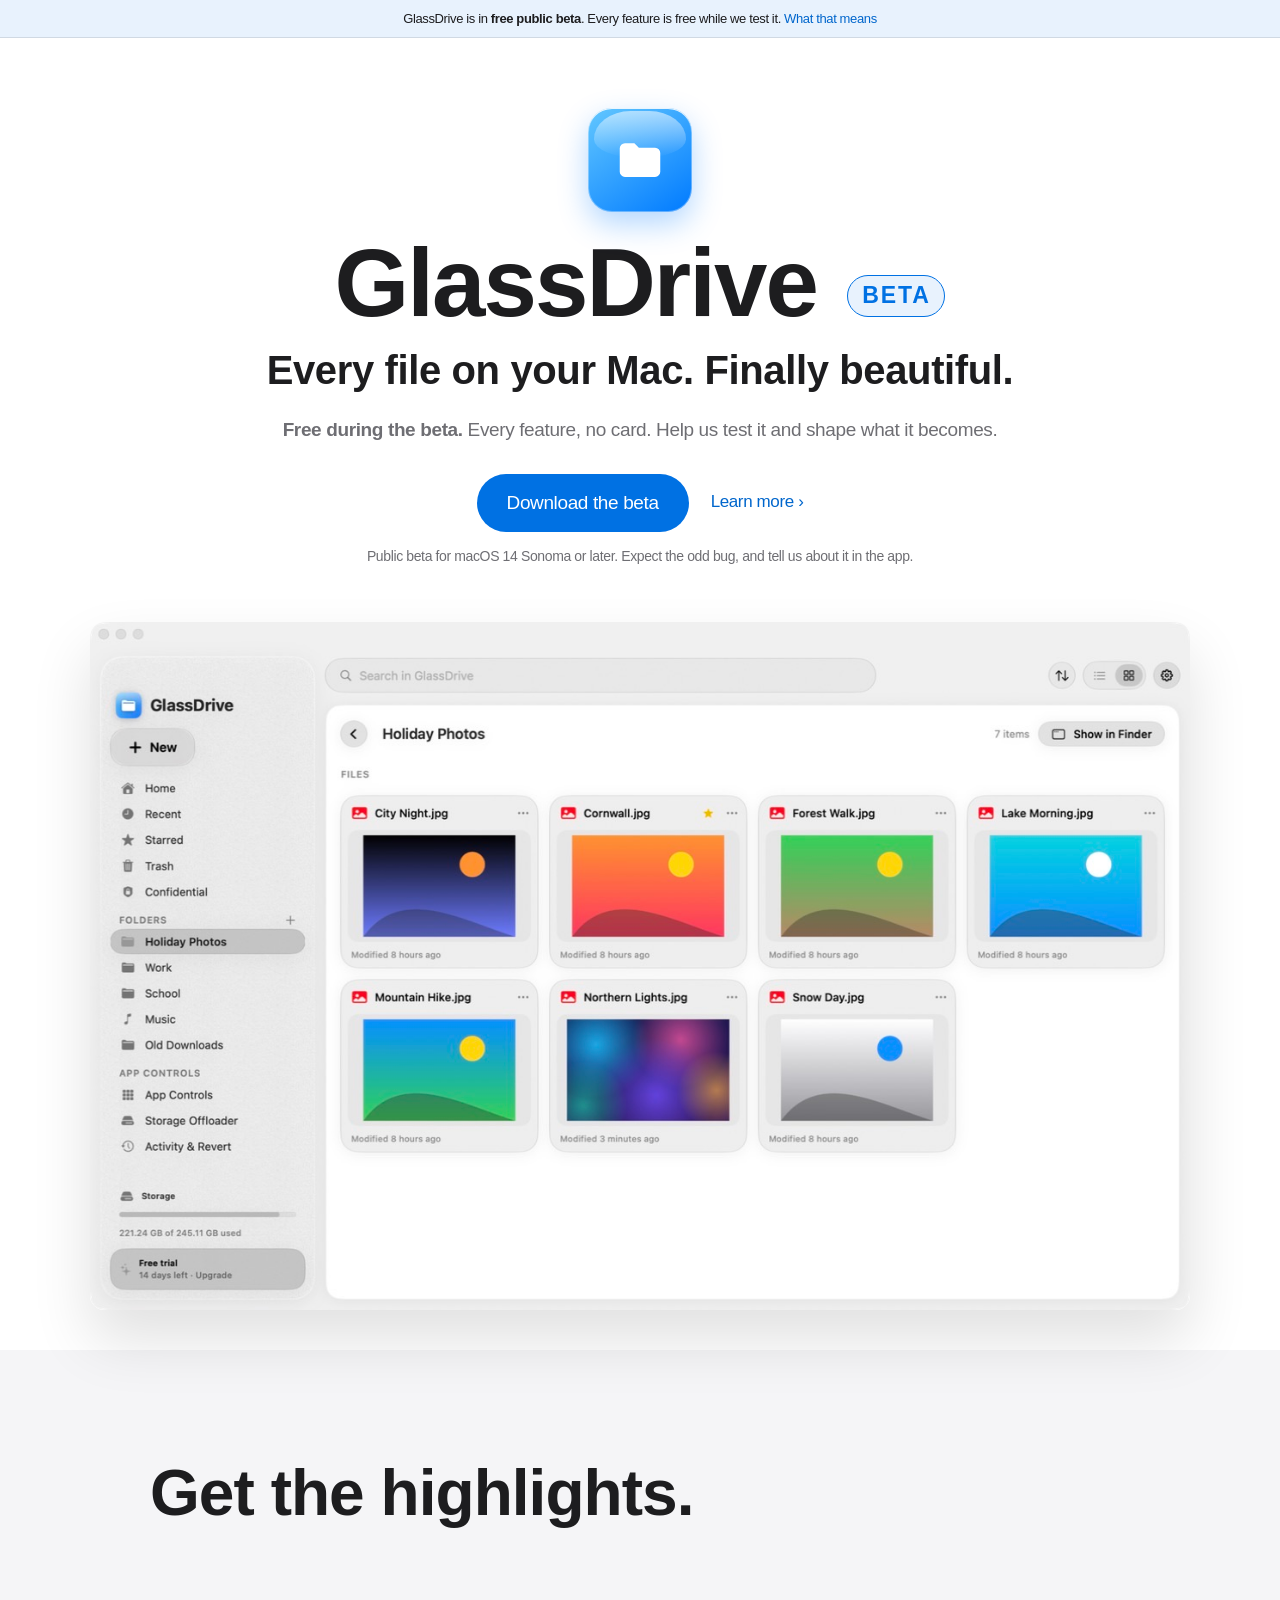
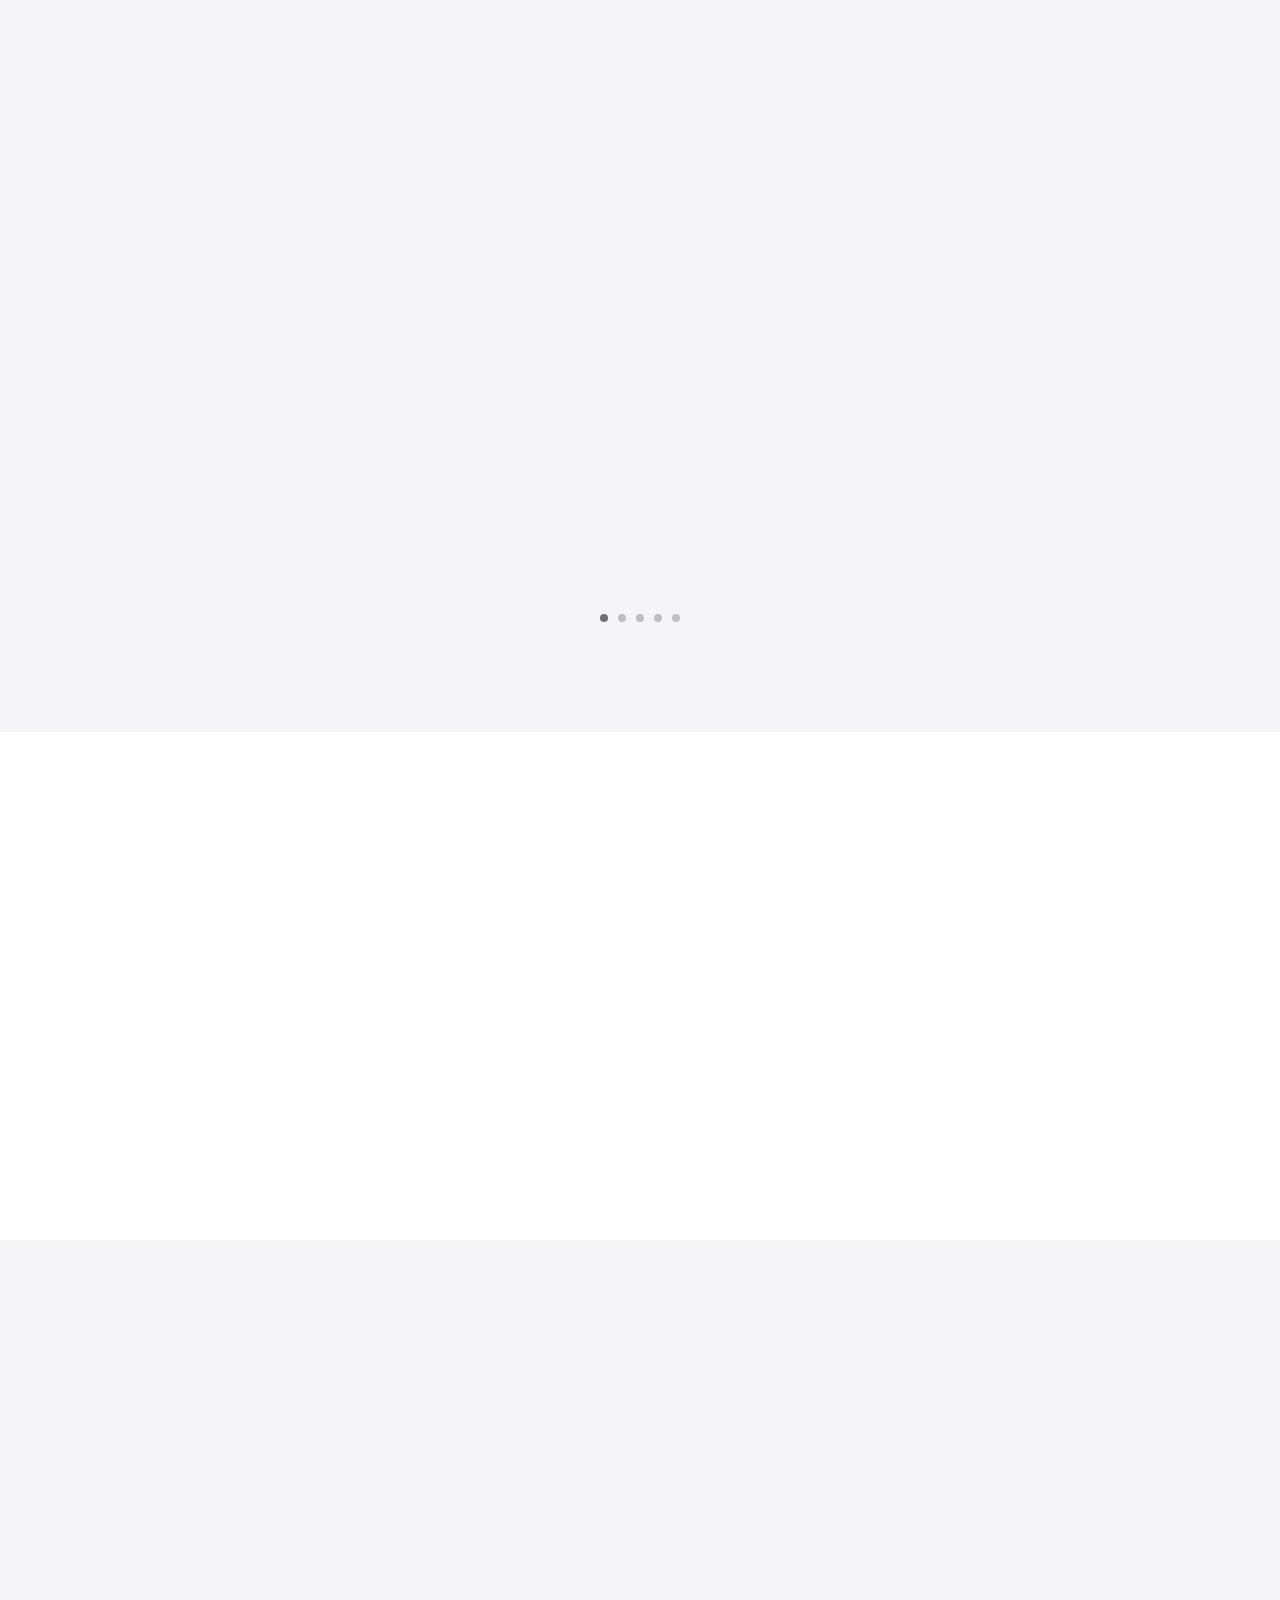
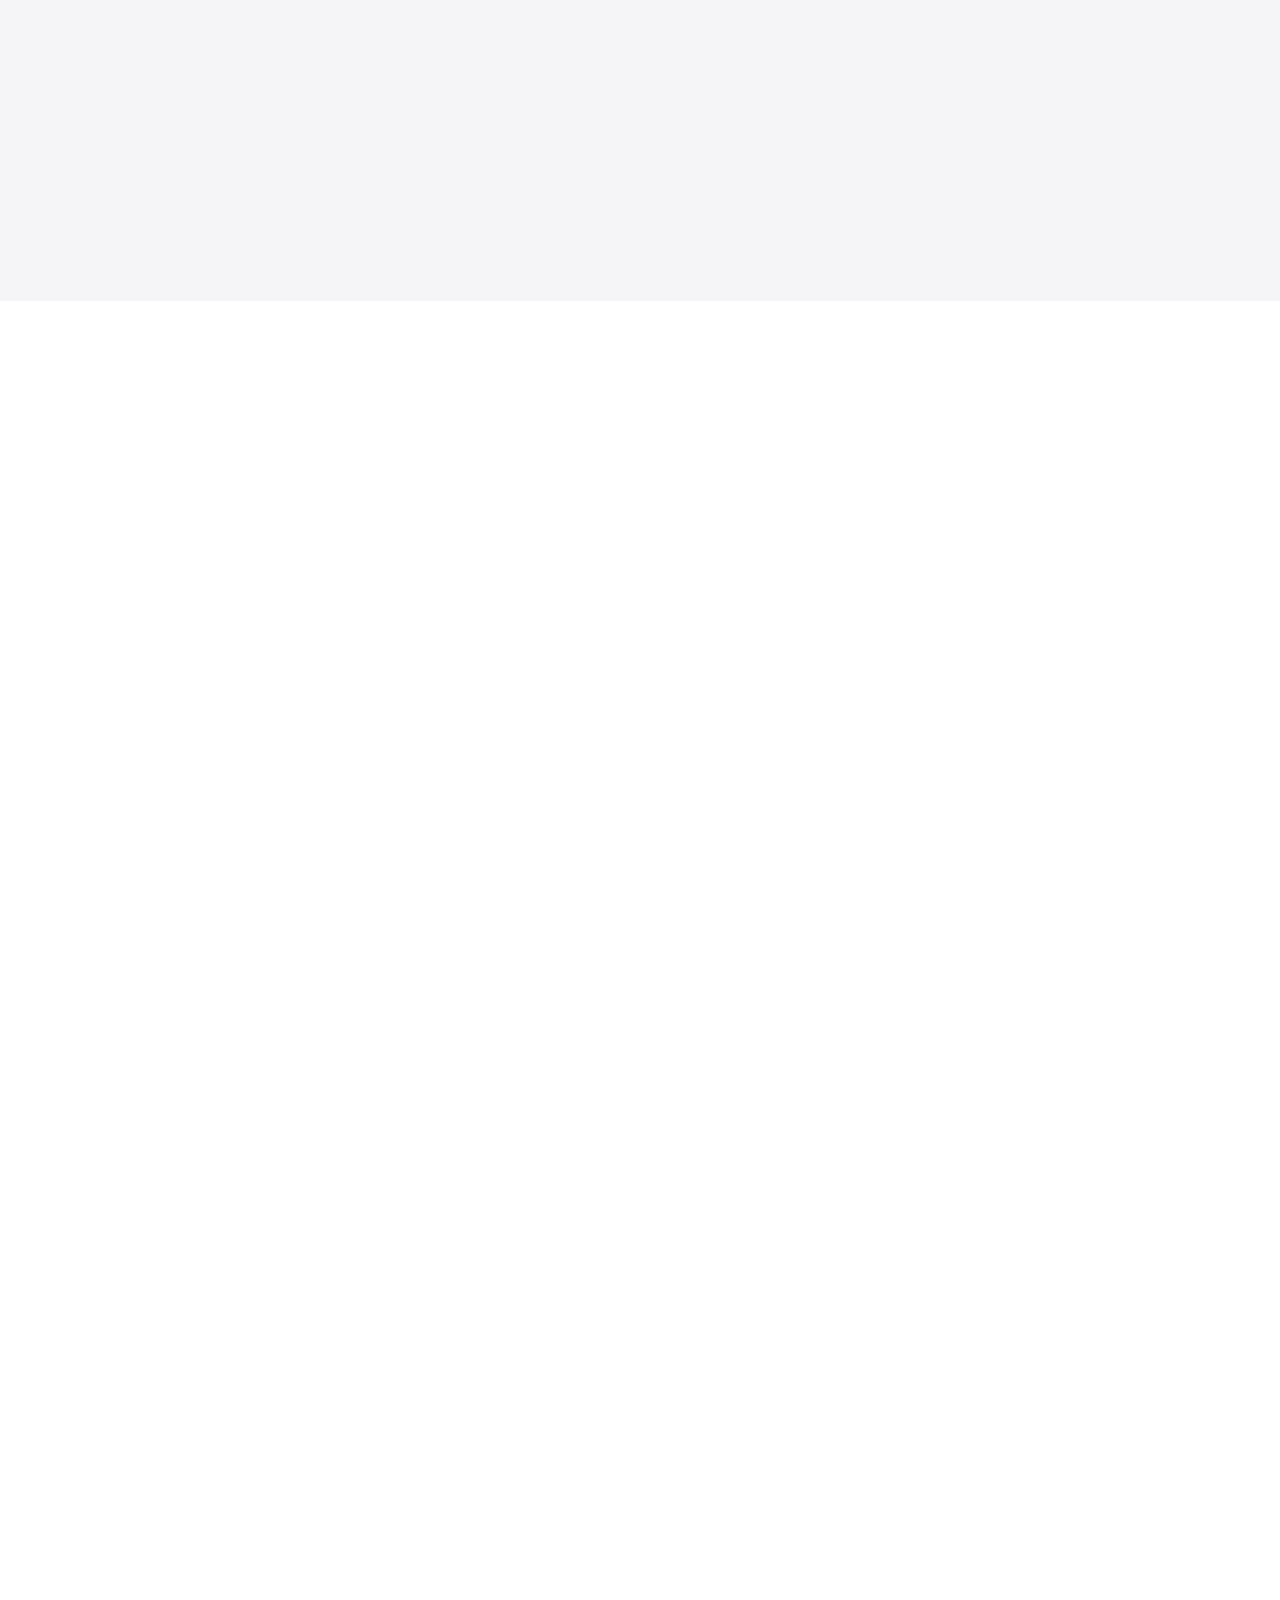
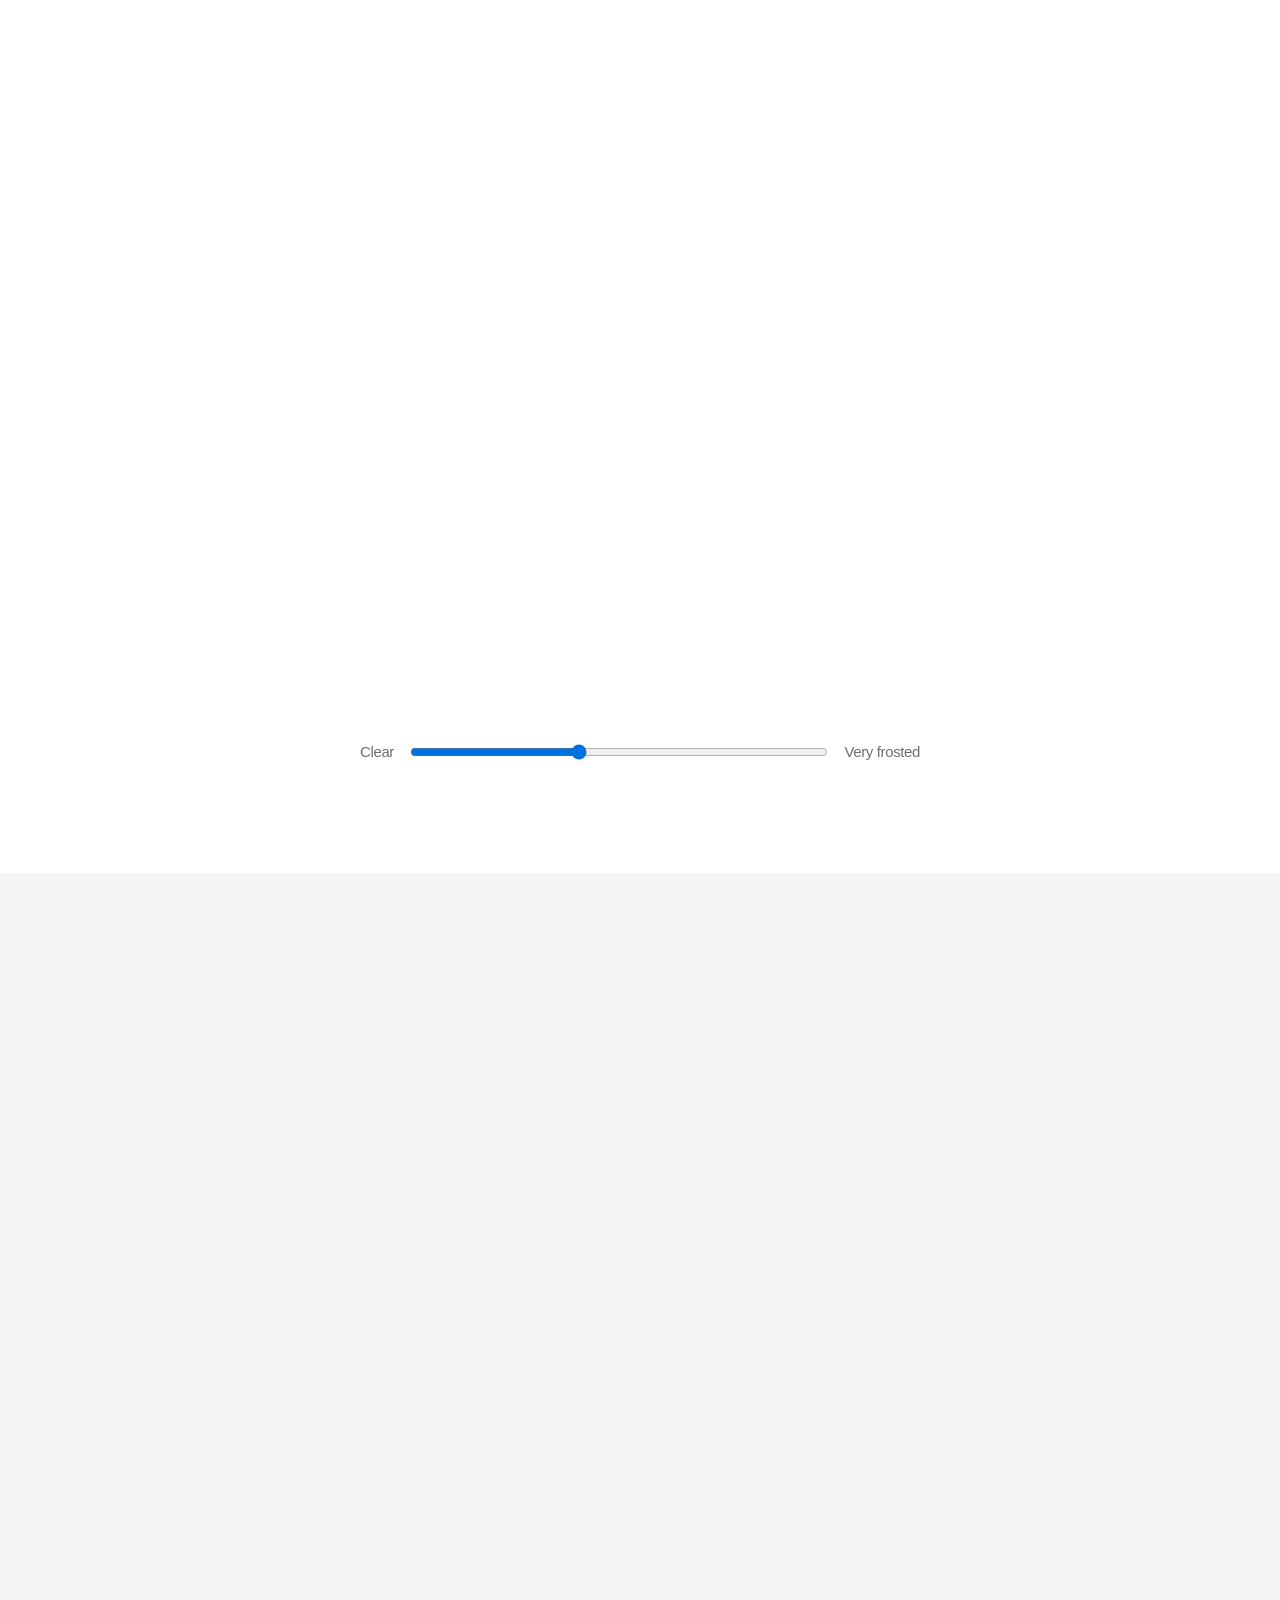
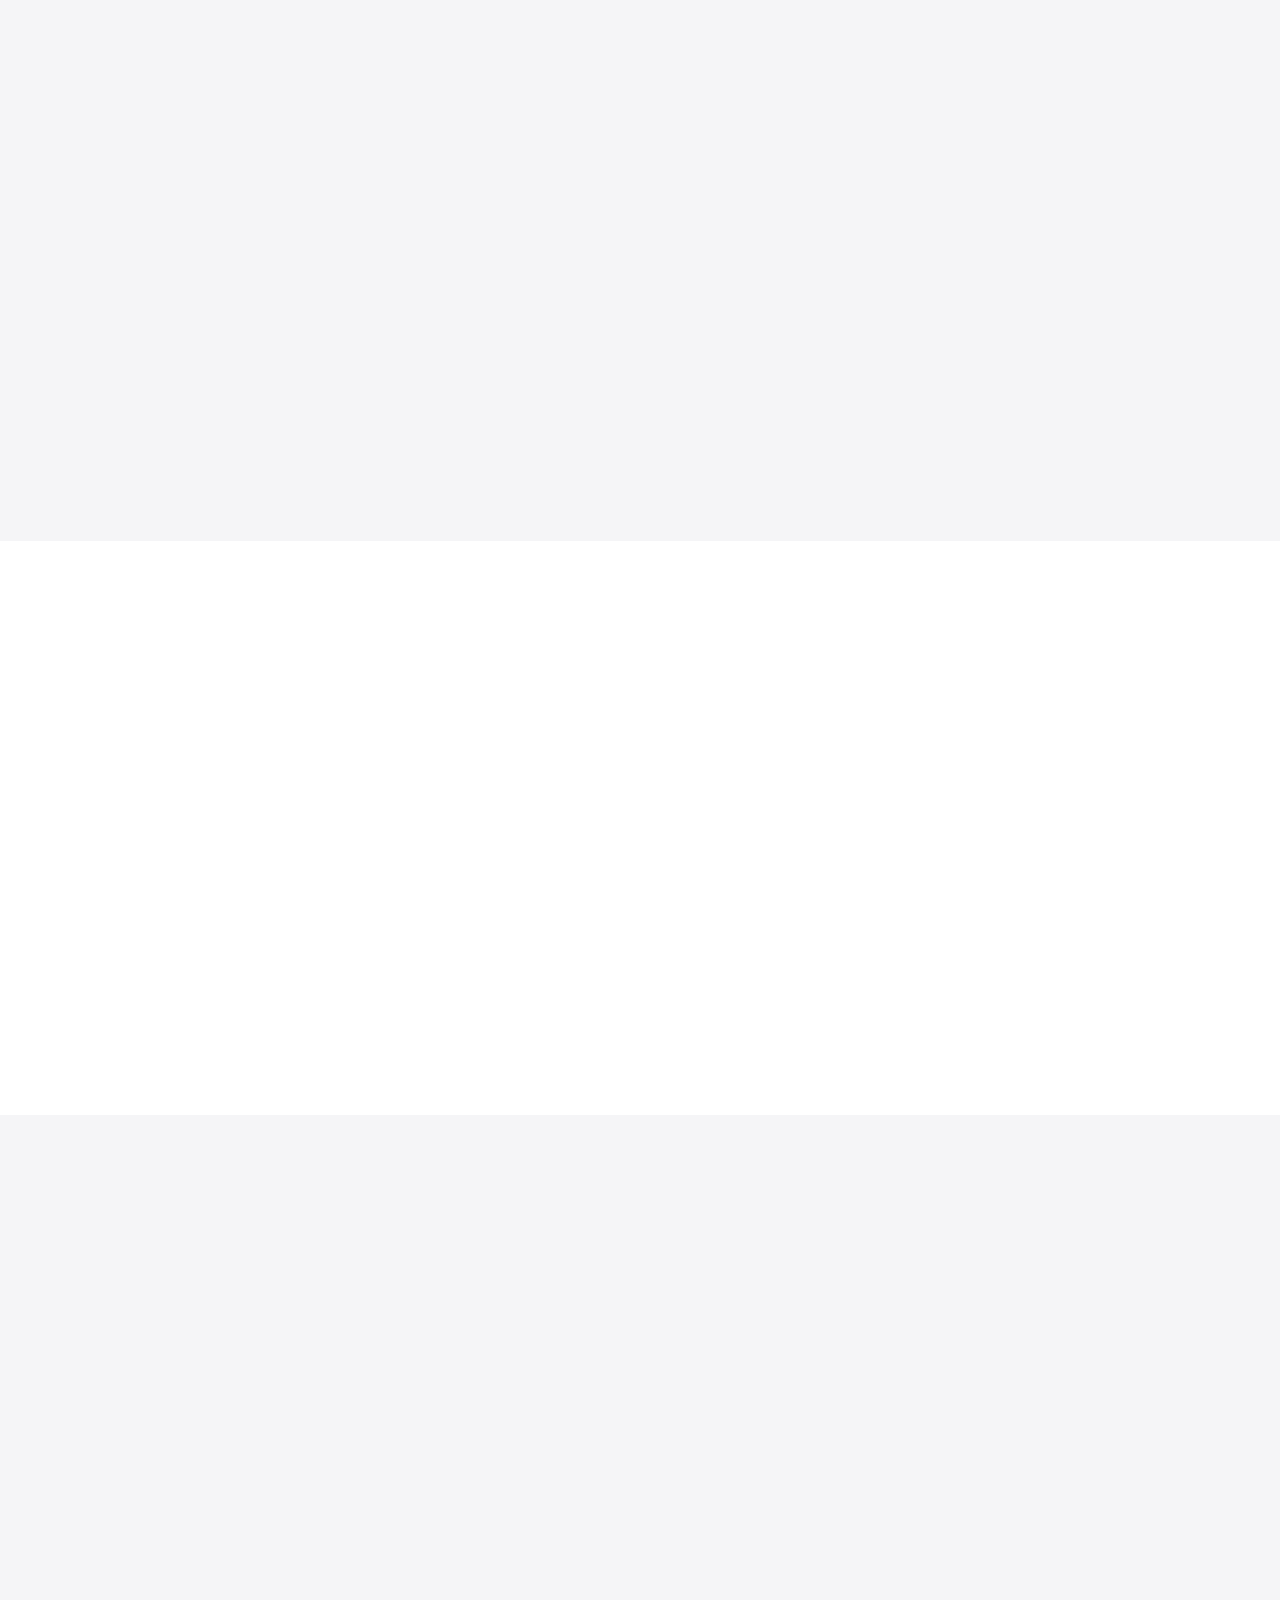
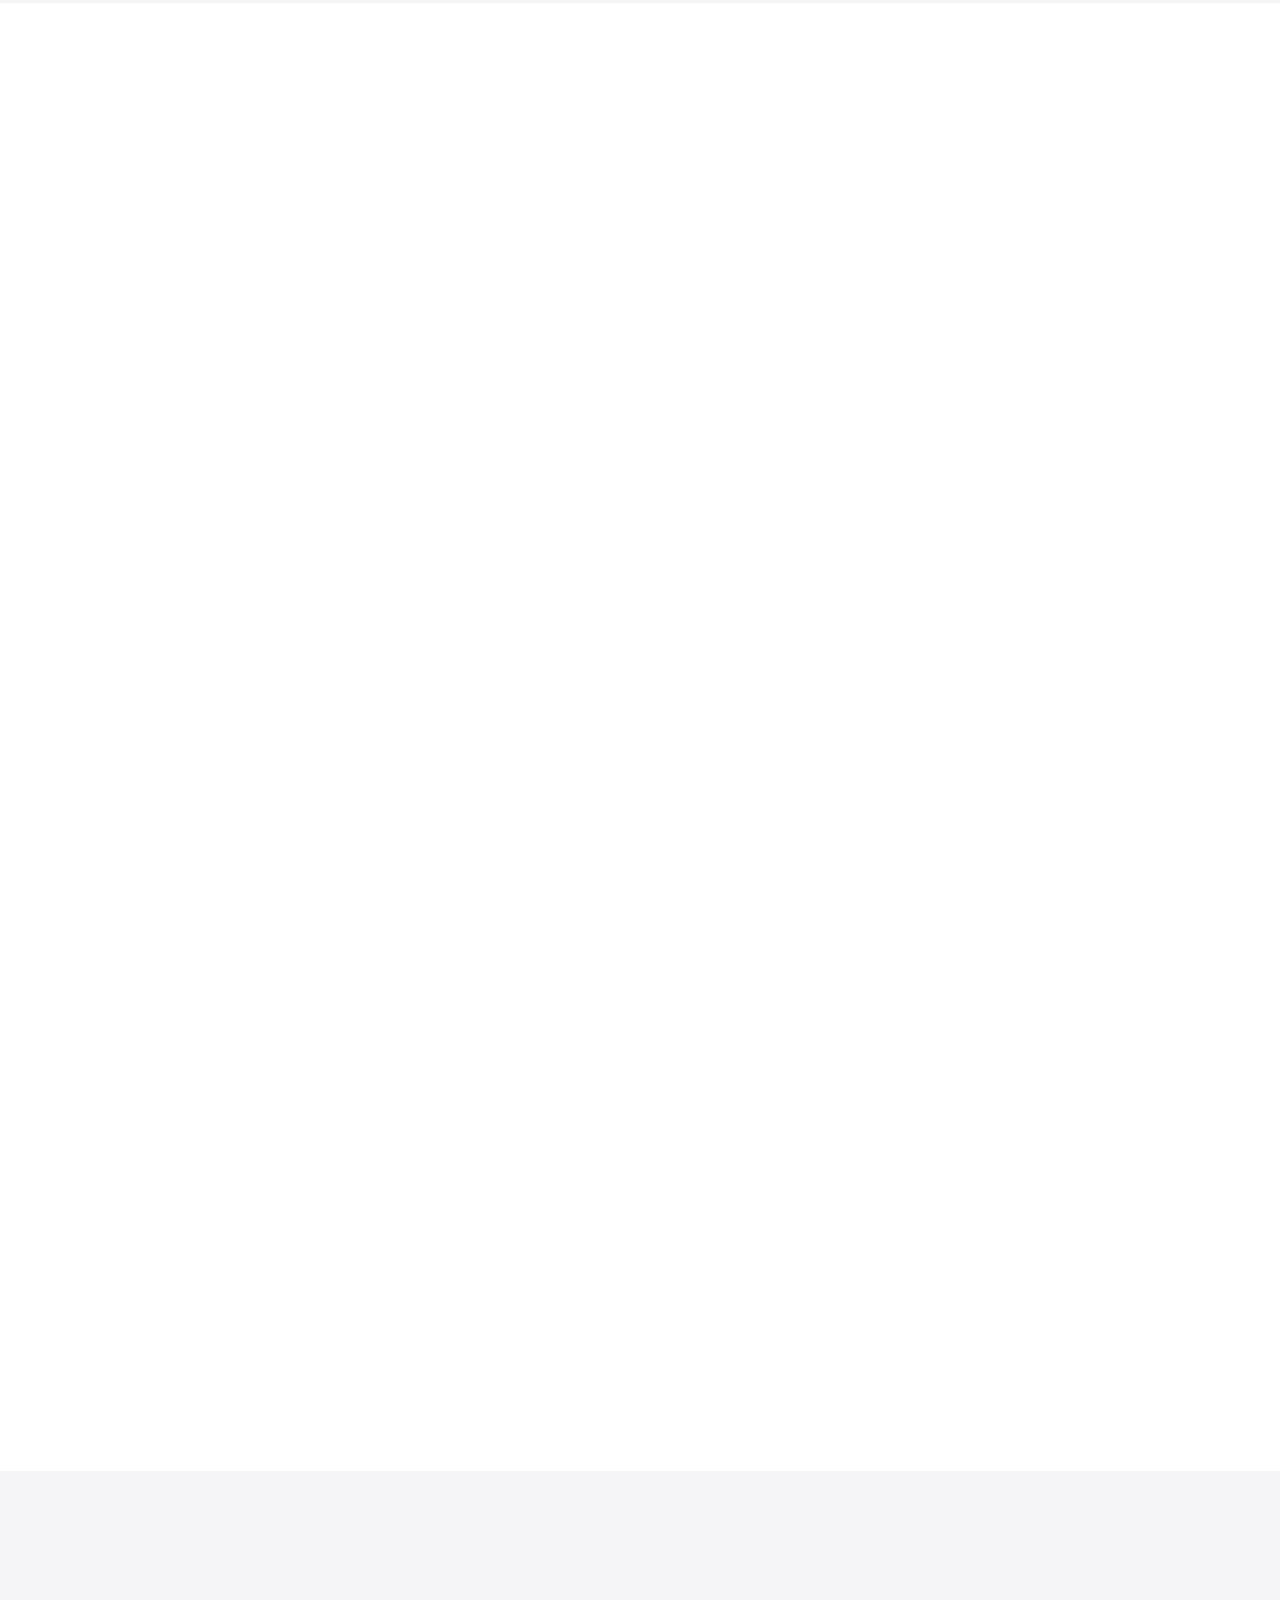
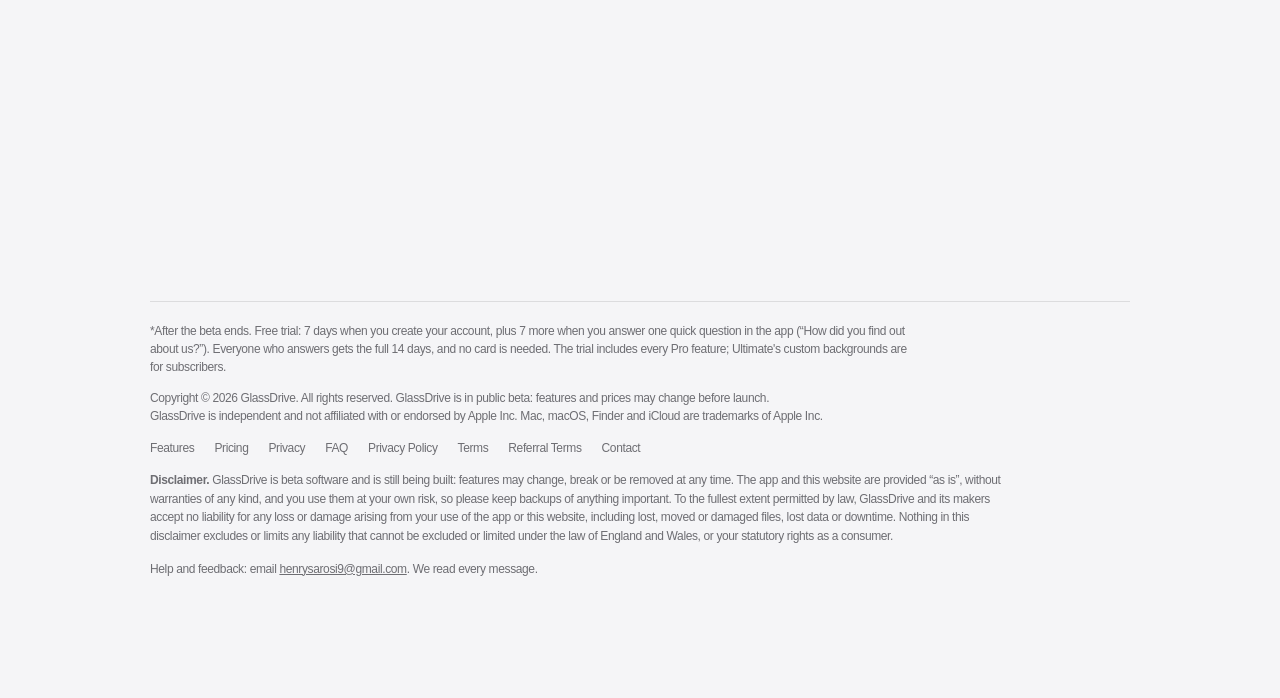
<file: index.html>
<!doctype html>
<html lang="en-GB">
<head>
  <meta charset="utf-8">
  <meta name="viewport" content="width=device-width, initial-scale=1, viewport-fit=cover">
  <title>GlassDrive Beta: Every file on your Mac, finally beautiful</title>
  <meta name="description" content="A Google Drive-style file manager for Mac in frosted glass. Works alongside Finder, undoes anything, locks private folders and never sells your data.">
  <meta name="color-scheme" content="light dark">
  <meta name="theme-color" content="#ffffff" media="(prefers-color-scheme: light)">
  <meta name="theme-color" content="#000000" media="(prefers-color-scheme: dark)">
  <link rel="canonical" href="https://somethingorotherogod.github.io/glassdrive/">
  <meta property="og:type" content="website">
  <meta property="og:url" content="https://somethingorotherogod.github.io/glassdrive/">
  <meta property="og:title" content="GlassDrive Beta: Every file on your Mac, finally beautiful">
  <meta property="og:description" content="A Google Drive-style file manager for Mac in frosted glass. Works alongside Finder, undoes anything, locks private folders and never sells your data.">
  <meta property="og:image" content="https://somethingorotherogod.github.io/glassdrive/assets/link-preview.png">
  <meta name="twitter:card" content="summary_large_image">
  <link rel="icon" href="assets/favicon.svg" type="image/svg+xml">
  <link rel="stylesheet" href="assets/styles.css?v=ee64fd0741">
  <meta name="gd-download-size" content="6.1 MB">
  <script src="assets/main.js?v=61a7802930" defer></script>
  <!-- Cloudflare Web Analytics: anonymous visit counts, no cookies --><script type='module' src='https://static.cloudflareinsights.com/beacon.min.js' data-cf-beacon='{"token": "8d06422dcae5462bab96d76c0772247c"}'></script>
</head>
<body id="top">
  <nav class="rail left" aria-label="Pages">
    <a href="index.html" aria-current="page" aria-label="Home"><span class="i"><svg width="18" height="18" viewBox="0 0 24 24" fill="none" stroke="currentColor" stroke-width="1.8" stroke-linecap="round" stroke-linejoin="round" aria-hidden="true"><path d="M3 11.5 12 4l9 7.5"/><path d="M5.5 10v9.5h13V10"/></svg></span>Home</a>
    <a href="features.html" aria-label="Features"><span class="i"><svg width="18" height="18" viewBox="0 0 24 24" fill="none" stroke="currentColor" stroke-width="1.8" stroke-linecap="round" stroke-linejoin="round" aria-hidden="true"><rect x="3.5" y="3.5" width="7" height="7" rx="1.8"/><rect x="13.5" y="3.5" width="7" height="7" rx="1.8"/><rect x="3.5" y="13.5" width="7" height="7" rx="1.8"/><rect x="13.5" y="13.5" width="7" height="7" rx="1.8"/></svg></span>Features</a>
    <a href="privacy.html" aria-label="Privacy"><span class="i"><svg width="18" height="18" viewBox="0 0 24 24" fill="none" stroke="currentColor" stroke-width="1.8" stroke-linecap="round" stroke-linejoin="round" aria-hidden="true"><rect x="5" y="10.5" width="14" height="10" rx="2.2"/><path d="M8 10.5V7.5a4 4 0 0 1 8 0v3"/><path d="M12 14.6v2"/></svg></span>Privacy</a>
  </nav>
  <nav class="rail right" aria-label="More pages">
    <a href="pricing.html" aria-label="Pricing"><span class="i"><svg width="18" height="18" viewBox="0 0 24 24" fill="none" stroke="currentColor" stroke-width="1.8" stroke-linecap="round" stroke-linejoin="round" aria-hidden="true"><path d="M20.5 13.5 13.5 20.5a2 2 0 0 1-2.8 0L3.5 13.3V3.5h9.8l7.2 7.2a2 2 0 0 1 0 2.8z"/><circle cx="8" cy="8" r="1.4"/></svg></span>Pricing</a>
    <a href="faq.html" aria-label="FAQ"><span class="i"><svg width="18" height="18" viewBox="0 0 24 24" fill="none" stroke="currentColor" stroke-width="1.8" stroke-linecap="round" stroke-linejoin="round" aria-hidden="true"><circle cx="12" cy="12" r="8.5"/><path d="M9.6 9.4a2.5 2.5 0 0 1 4.8.9c0 1.7-2.4 2.2-2.4 3.7"/><path d="M12 17.1v.1"/></svg></span>FAQ</a>
  </nav>
  <a class="btn float-dl" href="https://github.com/Somethingorotherogod/glassdrive/releases/latest/download/GlassDrive-Beta.dmg" download data-dl><svg width="17" height="17" viewBox="0 0 24 24" fill="none" stroke="currentColor" stroke-width="1.8" stroke-linecap="round" stroke-linejoin="round" aria-hidden="true"><path d="M12 3.5v11"/><path d="m7.5 10 4.5 4.5 4.5-4.5"/><path d="M4.5 19.5h15"/></svg>Download the beta</a>
  <div class="beta-bar">GlassDrive is in <strong>free public beta</strong>. Every feature is free while we test it. <a href="faq.html#beta">What that means</a></div>
  <main>
    <section class="hero center">
      <div class="wrap">
        <div class="app-icon"><svg width="54" height="54" viewBox="0 0 24 24" fill="#fff" aria-hidden="true"><path d="M3 6.8A2.3 2.3 0 0 1 5.3 4.5h4.2l2 2.1h7.2A2.3 2.3 0 0 1 21 8.9v8.3a2.3 2.3 0 0 1-2.3 2.3H5.3A2.3 2.3 0 0 1 3 17.2z"/></svg></div>
        <h1>GlassDrive <span class="beta-pill">Beta</span></h1>
        <p class="tagline">Every file on your Mac. Finally beautiful.</p>
        <p class="price-line"><strong>Free during the beta.</strong> Every feature, no card. Help us test it and shape what it becomes.</p>
        <div class="cta-row">
          <a class="btn large" id="hero-download" href="https://github.com/Somethingorotherogod/glassdrive/releases/latest/download/GlassDrive-Beta.dmg" download data-dl>Download the beta</a>
          <a class="more" href="features.html">Learn more</a>
        </div>
        <p class="fine">Public beta for macOS 14 Sonoma or later. Expect the odd bug, and tell us about it in the app.</p>
      </div>
      <div class="wide hero-shot">
        <picture>
        <source srcset="assets/shot-photos-dark.jpg" media="(prefers-color-scheme: dark)">
        <img class="shot" src="assets/shot-photos-light.jpg" alt="GlassDrive showing a folder of holiday photos as large previews" width="1600" height="1000">
      </picture>
      </div>
    </section>

    <section class="alt">
      <div class="wrap w"><h2 class="headline">Get the highlights.</h2></div>
      <div class="gallery w" id="gallery">
        <article class="tile"><p class="copy">Browse like Google Drive. <span>Big previews, folders up top, and a search bar that actually finds things.</span></p><picture>
        <source srcset="assets/shot-photos-dark.jpg" media="(prefers-color-scheme: dark)">
        <img src="assets/shot-photos-light.jpg" alt="Photo previews in GlassDrive" width="1600" height="1000" loading="lazy">
      </picture></article>
        <article class="tile"><p class="copy">Clear space without thinking. <span>Storage Offloader finds what you haven't opened in months.</span></p><picture>
        <source srcset="assets/shot-offloader-dark.jpg" media="(prefers-color-scheme: dark)">
        <img src="assets/shot-offloader-light.jpg" alt="Storage Offloader listing old files" width="1600" height="1000" loading="lazy">
      </picture></article>
        <article class="tile"><p class="copy">Lock what's private. <span>Confidential folders are encrypted with AES-256 and open only with your password.</span></p><picture>
        <source srcset="assets/shot-confidential-dark.jpg" media="(prefers-color-scheme: dark)">
        <img src="assets/shot-confidential-light.jpg" alt="Confidential password-locked folders" width="1600" height="1000" loading="lazy">
      </picture></article>
        <article class="tile"><p class="copy">Undo anything. <span>Every change is listed in Activity &amp; Revert. One click puts it back.</span></p><picture>
        <source srcset="assets/shot-activity-dark.jpg" media="(prefers-color-scheme: dark)">
        <img src="assets/shot-activity-light.jpg" alt="Activity and Revert history" width="1600" height="1000" loading="lazy">
      </picture></article>
        <article class="tile"><p class="copy">Glass, your way. <span>From completely clear to beautifully frosted, with one slider.</span></p><div class="art glyph" aria-hidden="true"><span><svg width="110" height="110" viewBox="0 0 24 24" fill="none" stroke="currentColor" stroke-width="1.8" stroke-linecap="round" stroke-linejoin="round" aria-hidden="true"><path d="M12 3.5 20.5 8 12 12.5 3.5 8z"/><path d="m3.5 12 8.5 4.5 8.5-4.5"/><path d="m3.5 16 8.5 4.5 8.5-4.5"/></svg></span></div></article>
      </div>
      <div class="gallery-dots" id="gallery-dots" role="group" aria-label="Highlights"></div>
    </section>

    <section class="center">
      <div class="wrap w">
        <p class="eyebrow">Works with Finder</p>
        <h2 class="headline">Not instead of it.<br>Alongside it.</h2>
        <p class="subhead">GlassDrive works on your real files. Rename, move or delete here and Finder shows it instantly, and the other way round. <strong>No special formats. No lock-in. Stop using it any time and everything is exactly where you left it.</strong></p>
      </div>
    </section>

    <section class="alt" id="why-not-apple">
      <div class="wrap why-charge center w">
        <p class="eyebrow">Why can't I just use Apple's?</p>
        <h2 class="headline">You can. Here's our cheeky theory.</h2>
        <p>Finder and iCloud come free with your Mac. But we've noticed something: the harder it is to see what's filling up your Mac, the faster it fills up, and the more likely you are to <strong>buy more iCloud storage or another drive</strong>. That's more money for Apple. We can't prove that's the plan. We just think it's funny how it works out.</p>
        <p><strong>GlassDrive puts your comfort first, not upsells.</strong> It shows you what's taking up space and helps you clear it. The money we make goes back into making the service better and building the features that come next.</p>
      </div>
    </section>

    <section>
      <div class="wrap center w">
        <p class="eyebrow">Everything Finder should have been</p>
        <h2 class="headline">Simple on the surface.<br>Powerful underneath.</h2>
      </div>
      <div class="wrap cards">
        <article class="card w"><div class="icon"><svg width="26" height="26" viewBox="0 0 24 24" fill="none" stroke="currentColor" stroke-width="1.8" stroke-linecap="round" stroke-linejoin="round" aria-hidden="true"><rect x="5" y="10.5" width="14" height="10" rx="2.2"/><path d="M8 10.5V7.5a4 4 0 0 1 8 0v3"/><path d="M12 14.6v2"/></svg></div><h3>Confidential</h3><p>Password-locked folders, <strong>encrypted with AES-256</strong>. They lock themselves when your Mac sleeps, and every wrong password is logged.</p></article>
        <article class="card w"><div class="icon"><svg width="26" height="26" viewBox="0 0 24 24" fill="none" stroke="currentColor" stroke-width="1.8" stroke-linecap="round" stroke-linejoin="round" aria-hidden="true"><rect x="3.5" y="13.5" width="17" height="7" rx="2.2"/><path d="M12 3.5v7"/><path d="m8.8 7.6 3.2 3.2 3.2-3.2"/><path d="M16.5 17h.01"/></svg></div><h3>Storage Offloader</h3><p>Choose how long a file can go unopened. GlassDrive shows what can go and <strong>never touches anything you protect</strong>.</p></article>
        <article class="card w"><div class="icon"><svg width="26" height="26" viewBox="0 0 24 24" fill="none" stroke="currentColor" stroke-width="1.8" stroke-linecap="round" stroke-linejoin="round" aria-hidden="true"><rect x="3.5" y="3.5" width="7" height="7" rx="1.8"/><rect x="13.5" y="3.5" width="7" height="7" rx="1.8"/><rect x="3.5" y="13.5" width="7" height="7" rx="1.8"/><rect x="13.5" y="13.5" width="7" height="7" rx="1.8"/></svg></div><h3>App Controls</h3><p>See every app and its size. Install from a .dmg in one click, and <strong>uninstall cleanly, leftovers included</strong>.</p></article>
        <article class="card w"><div class="icon"><svg width="26" height="26" viewBox="0 0 24 24" fill="none" stroke="currentColor" stroke-width="1.8" stroke-linecap="round" stroke-linejoin="round" aria-hidden="true"><path d="M9 14 4.5 9.5 9 5"/><path d="M4.5 9.5H14a5.5 5.5 0 0 1 0 11h-3"/></svg></div><h3>Activity &amp; Revert</h3><p>Deleted files go to the Trash, never straight to deletion. <strong>Every change can be undone.</strong></p></article>
      </div>
      <div class="cta-row w"><a class="more" href="features.html">See all features</a></div>
    </section>

    <section class="center">
      <div class="wrap">
        <div class="w">
          <p class="eyebrow">Make it yours</p>
          <h2 class="headline">From clear to frosted.</h2>
          <p class="subhead">At Clear, the glass disappears and only your folders and text show. Slide right and it frosts like real glass.</p>
        </div>
        <div class="frost-demo w" id="frost-demo">
          <img src="assets/shot-photos-light.jpg" alt="" width="1600" height="1000" loading="lazy">
          <div class="pane"><span><svg width="40" height="40" viewBox="0 0 24 24" fill="#fff" aria-hidden="true"><path d="M3 6.8A2.3 2.3 0 0 1 5.3 4.5h4.2l2 2.1h7.2A2.3 2.3 0 0 1 21 8.9v8.3a2.3 2.3 0 0 1-2.3 2.3H5.3A2.3 2.3 0 0 1 3 17.2z"/></svg></span>Your files</div>
        </div>
        <div class="slider-row">
          <span>Clear</span>
          <input id="frost" type="range" min="0" max="100" value="40" aria-label="Glass frost amount">
          <span>Very frosted</span>
        </div>
      </div>
    </section>

    <section class="alt" id="ultimate">
      <div class="wrap center w">
        <p class="eyebrow ultimate-mark"><svg width="20" height="20" viewBox="0 0 24 24" fill="none" stroke="currentColor" stroke-width="1.8" stroke-linecap="round" stroke-linejoin="round" aria-hidden="true"><path d="m11 3.5 1.8 4.7 4.7 1.8-4.7 1.8L11 16.5l-1.8-4.7L4.5 10l4.7-1.8z"/><path d="m18 14.5.8 2 2 .8-2 .8-.8 2-.8-2-2-.8 2-.8z"/></svg> GlassDrive Ultimate</p>
        <h2 class="headline">Your photo.<br>Behind the glass.</h2>
        <p class="subhead">Put any picture behind GlassDrive and scale it up or down until it's just right. <strong>A little more customisation, and an extra high five from us.</strong></p>
      </div>
      <div class="wide w"><picture>
        <source srcset="assets/shot-ultimate-dark.jpg" media="(prefers-color-scheme: dark)">
        <img class="shot" src="assets/shot-ultimate-light.jpg" alt="GlassDrive with a custom photo behind the glass" width="1600" height="1000" loading="lazy">
      </picture></div>
      <div class="cta-row w"><a class="more" href="pricing.html#plans">Compare Pro and Ultimate</a></div>
    </section>

    <section class="center">
      <div class="wrap">
        <div class="w">
          <p class="eyebrow">Private by design</p>
          <h2 class="headline">Your files never leave your Mac.</h2>
        </div>
        <div class="stats">
          <div class="stat w"><b>0</b><span>trackers, ads or analytics in the app</span></div>
          <div class="stat w"><b>AES-256</b><span>encryption for Confidential folders</span></div>
          <div class="stat w"><b>1</b><span>switch in System Settings. No pop-up after pop-up.</span></div>
        </div>
        <div class="cta-row w"><a class="more" href="privacy.html">Read our privacy promise</a></div>
      </div>
    </section>

    <section class="alt center">
      <div class="wrap w">
        <p class="eyebrow">Pricing</p>
        <h2 class="headline">Loyalty pays.</h2>
        <p class="subhead">£3.99 your first month. Then £3, dropping 10p every two months you stay, down to £1.99. <strong>Or pay yearly and save 20%.</strong></p>
        <div class="cta-row"><a class="btn" href="pricing.html">See pricing</a><a class="more" href="pricing.html#why-we-charge">Why we charge</a></div>
      </div>
    </section>

    <section>
      <div class="wrap center w"><h2 class="headline">Why GlassDrive.</h2></div>
      <div class="wrap why-grid">
        <div class="why-tile w"><div class="icon"><svg width="26" height="26" viewBox="0 0 24 24" fill="none" stroke="currentColor" stroke-width="1.8" stroke-linecap="round" stroke-linejoin="round" aria-hidden="true"><rect x="3.5" y="8" width="17" height="4.5" rx="1.2"/><path d="M5 12.5v8h14v-8"/><path d="M12 8v12.5"/><path d="M12 8C10.5 4.5 6.5 4 6.5 6.4S10 8 12 8zm0 0c1.5-3.5 5.5-4 5.5-1.6S14 8 12 8z"/></svg></div><h3>Free in beta</h3><p>Every feature, Ultimate included. No card.</p></div>
        <div class="why-tile w"><div class="icon"><svg width="26" height="26" viewBox="0 0 24 24" fill="none" stroke="currentColor" stroke-width="1.8" stroke-linecap="round" stroke-linejoin="round" aria-hidden="true"><rect x="5" y="10.5" width="14" height="10" rx="2.2"/><path d="M8 10.5V7.5a4 4 0 0 1 8 0v3"/><path d="M12 14.6v2"/></svg></div><h3>Lifetime plan policy</h3><p>From the day you subscribe, your price can never go up.</p></div>
        <div class="why-tile w"><div class="icon"><svg width="26" height="26" viewBox="0 0 24 24" fill="none" stroke="currentColor" stroke-width="1.8" stroke-linecap="round" stroke-linejoin="round" aria-hidden="true"><path d="m3.5 7 6 6 3.5-3.5 7.5 7.5"/><path d="M20.5 12v5h-5"/></svg></div><h3>Gets cheaper</h3><p>Your price drops the longer you stay.</p></div>
        <div class="why-tile w"><div class="icon"><svg width="26" height="26" viewBox="0 0 24 24" fill="none" stroke="currentColor" stroke-width="1.8" stroke-linecap="round" stroke-linejoin="round" aria-hidden="true"><path d="M12 3.5 19.5 6.5v5.2c0 4.4-3.1 7.6-7.5 8.8-4.4-1.2-7.5-4.4-7.5-8.8V6.5z"/><path d="m8.8 12.2 2.2 2.2 4.3-4.4"/></svg></div><h3>We don't sell data</h3><p>We earn from your subscription, never from your data.</p></div>
        <div class="why-tile w"><div class="icon"><svg width="26" height="26" viewBox="0 0 24 24" fill="none" stroke="currentColor" stroke-width="1.8" stroke-linecap="round" stroke-linejoin="round" aria-hidden="true"><circle cx="12" cy="8.5" r="3.6"/><path d="M5 19.5c1-3.6 3.8-5.5 7-5.5s6 1.9 7 5.5"/></svg></div><h3>Refer a friend</h3><p>Get a free month for every friend who subscribes. It stacks.</p></div>
        <div class="why-tile w"><div class="icon"><svg width="26" height="26" viewBox="0 0 24 24" fill="none" stroke="currentColor" stroke-width="1.8" stroke-linecap="round" stroke-linejoin="round" aria-hidden="true"><circle cx="12" cy="12" r="8.5"/><path d="M14.6 8.4A2.6 2.6 0 0 0 10 10v6.4"/><path d="M8.5 13h4.5"/><path d="M8.5 16.4h7"/></svg></div><h3>14-day refunds</h3><p>Not for you? Email us for your money back.</p></div>
      </div>
    </section>

    <section class="" id="testers">
      <div class="wrap why-charge center w">
        <p class="eyebrow">Beta testers wanted</p>
        <h2 class="headline">Break it. Tell us.<br>Get a year free.</h2>
        <p>Use GlassDrive for real, try to break it, and tell us what's broken or what would make it better. <strong>Every tester who sends us useful feedback during the beta gets 12 months of Ultimate free</strong> (our top plan) when paid plans start.</p>
        <p>Press <strong>“Send feedback”</strong> in the app's sidebar (or Settings › Account): it opens your email app with the message and your version filled in, so you just press Send. Or email <a href="mailto:henrysarosi9@gmail.com?subject=GlassDrive%20beta%20feedback">henrysarosi9@gmail.com</a> directly.</p>
        <p class="note">“Useful” means a bug with the steps to make it happen, or a specific idea for improving GlassDrive. One reward per person. <a href="terms.html#tester-reward">Tester reward terms</a>.</p>
      </div>
    </section>

    <section class="alt center">
      <div class="wrap w">
        <h2 class="headline">Ready when you are.</h2>
        <div class="cta-row"><a class="btn large" href="https://github.com/Somethingorotherogod/glassdrive/releases/latest/download/GlassDrive-Beta.dmg" download data-dl>Download the beta</a></div>
        <p class="fine muted">Free during the beta. macOS 14 or later.</p>
      </div>
    </section>
  </main>
  <footer>
    <div class="wrap">
      <p class="footnote" id="trial-note">*After the beta ends. Free trial: 7 days when you create your account, plus 7 more when you answer one quick question in the app (“How did you find out about us?”). Everyone who answers gets the full 14 days, and no card is needed. The trial includes every Pro feature; Ultimate's custom backgrounds are for subscribers.</p>
      <span>Copyright © <span class="year">2026</span> GlassDrive. All rights reserved. GlassDrive is in public beta: features and prices may change before launch.<br>GlassDrive is independent and not affiliated with or endorsed by Apple Inc. Mac, macOS, Finder and iCloud are trademarks of Apple Inc.</span>
      <nav aria-label="Footer">
        <a href="features.html">Features</a><a href="pricing.html">Pricing</a><a href="privacy.html">Privacy</a><a href="faq.html">FAQ</a>
        <a href="privacy-policy.html">Privacy Policy</a><a href="terms.html">Terms</a><a href="referral-terms.html">Referral Terms</a><a href="mailto:henrysarosi9@gmail.com">Contact</a>
      </nav>
      <p class="disclaimer" id="disclaimer"><strong>Disclaimer.</strong> GlassDrive is beta software and is still being built: features may change, break or be removed at any time. The app and this website are provided “as is”, without warranties of any kind, and you use them at your own risk, so please keep backups of anything important. To the fullest extent permitted by law, GlassDrive and its makers accept no liability for any loss or damage arising from your use of the app or this website, including lost, moved or damaged files, lost data or downtime. Nothing in this disclaimer excludes or limits any liability that cannot be excluded or limited under the law of England and Wales, or your statutory rights as a consumer.</p>
      <p class="disclaimer">Help and feedback: email <a href="mailto:henrysarosi9@gmail.com?subject=GlassDrive%20help%20%2F%20feedback">henrysarosi9@gmail.com</a>. We read every message.</p>
    </div>
  </footer>
</body>
</html>
</file>
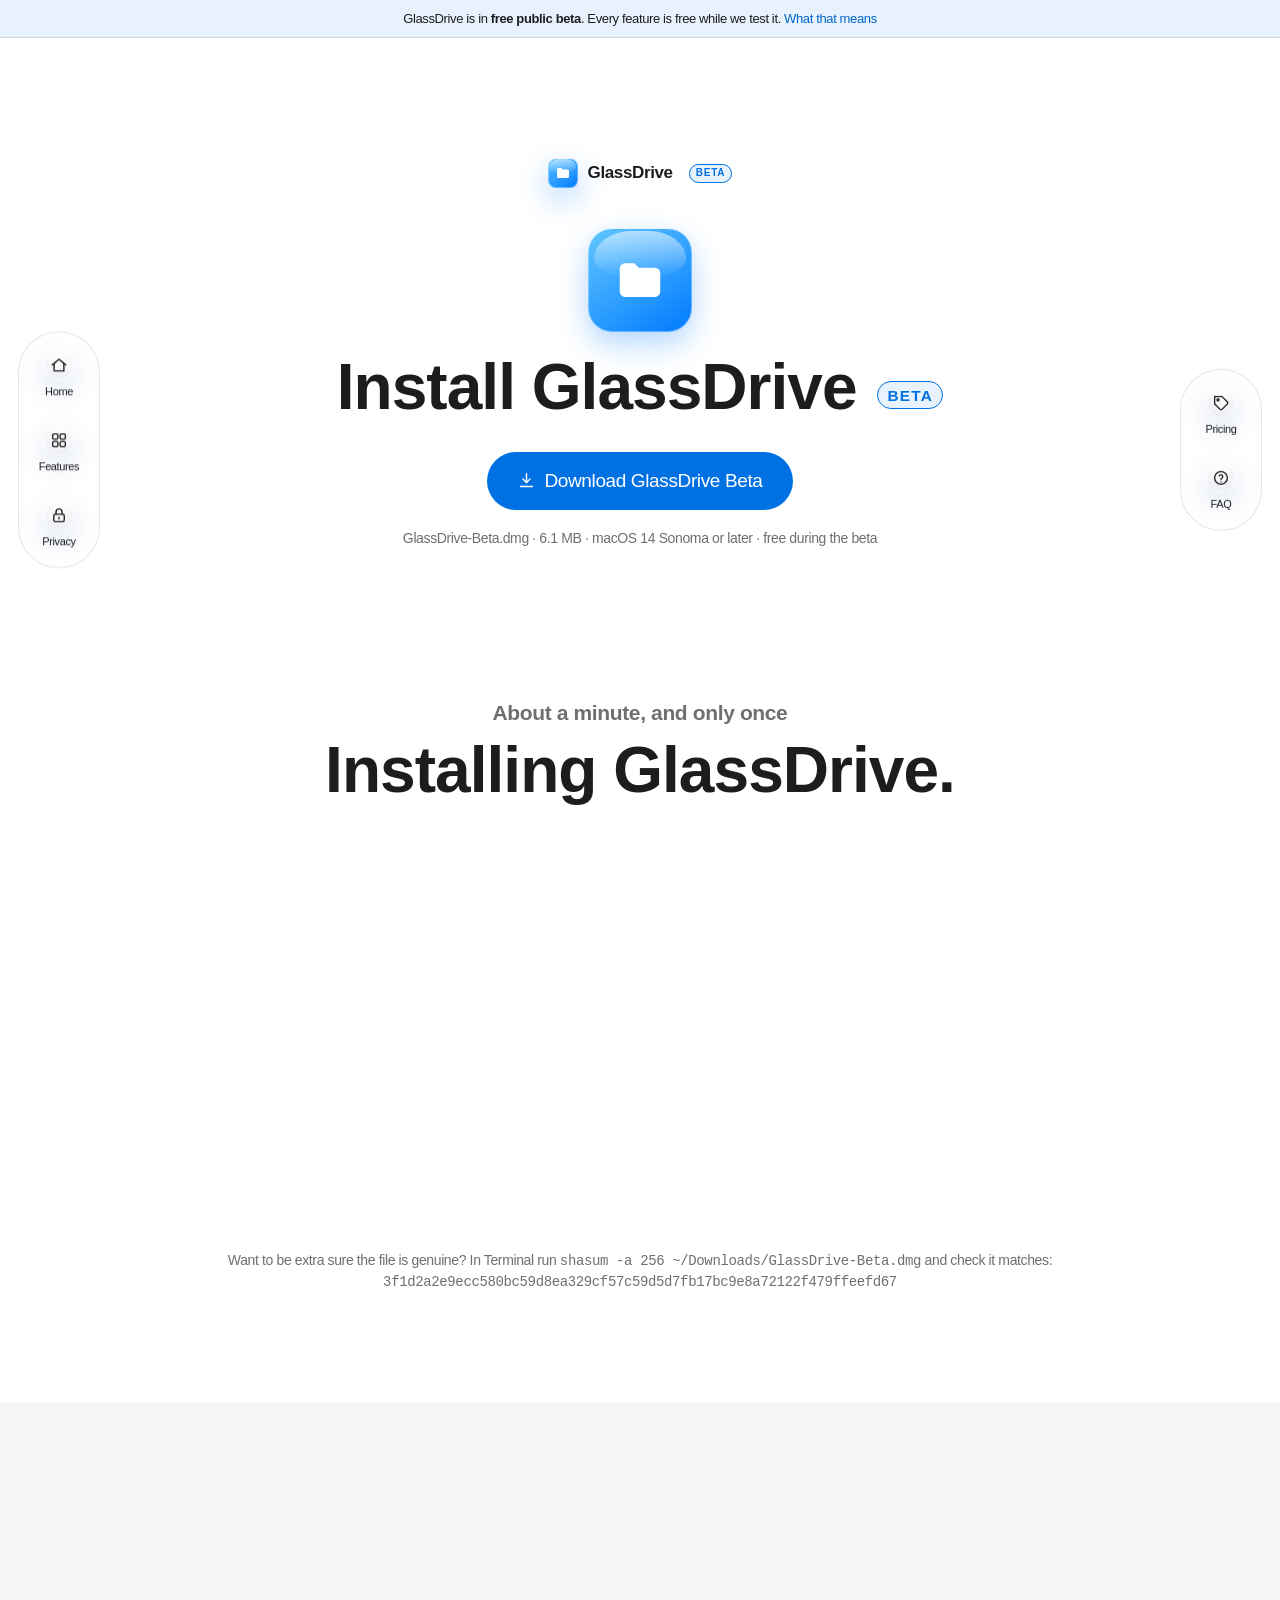
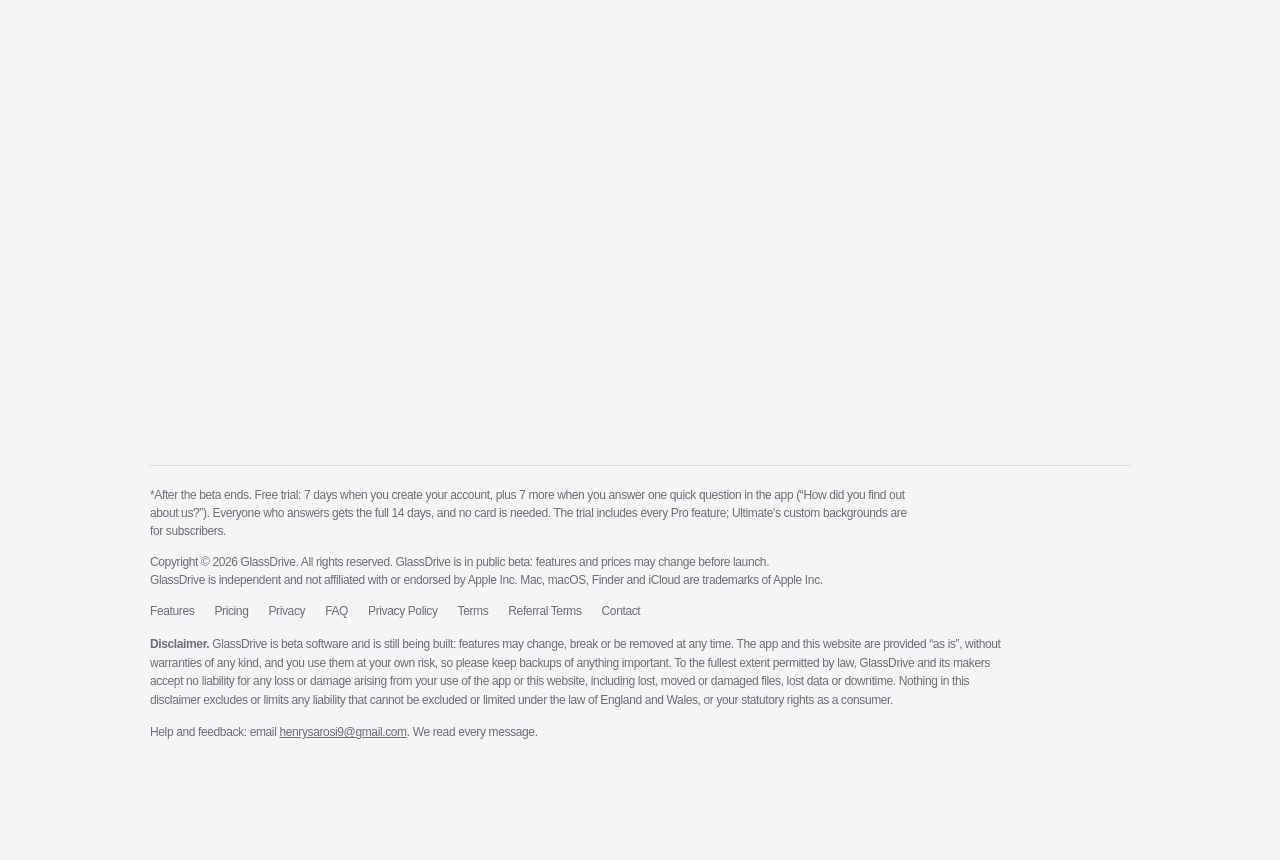
<file: download.html>
<!doctype html>
<html lang="en-GB">
<head>
  <meta charset="utf-8">
  <meta name="viewport" content="width=device-width, initial-scale=1, viewport-fit=cover">
  <title>Download · GlassDrive Beta</title>
  <meta name="description" content="Download GlassDrive for Mac, and how to open it the first time.">
  <meta name="color-scheme" content="light dark">
  <meta name="theme-color" content="#ffffff" media="(prefers-color-scheme: light)">
  <meta name="theme-color" content="#000000" media="(prefers-color-scheme: dark)">
  <link rel="canonical" href="https://somethingorotherogod.github.io/glassdrive/download.html">
  <meta property="og:type" content="website">
  <meta property="og:url" content="https://somethingorotherogod.github.io/glassdrive/download.html">
  <meta property="og:title" content="Download · GlassDrive Beta">
  <meta property="og:description" content="Download GlassDrive for Mac, and how to open it the first time.">
  <meta property="og:image" content="https://somethingorotherogod.github.io/glassdrive/assets/link-preview.png">
  <meta name="twitter:card" content="summary_large_image">
  <link rel="icon" href="assets/favicon.svg" type="image/svg+xml">
  <link rel="stylesheet" href="assets/styles.css?v=ee64fd0741">
  <meta name="gd-download-size" content="6.1 MB">
  <script src="assets/main.js?v=61a7802930" defer></script>
  <!-- Cloudflare Web Analytics: anonymous visit counts, no cookies --><script type='module' src='https://static.cloudflareinsights.com/beacon.min.js' data-cf-beacon='{"token": "8d06422dcae5462bab96d76c0772247c"}'></script>
</head>
<body class="subpage" id="top">
  <nav class="rail left" aria-label="Pages">
    <a href="index.html" aria-label="Home"><span class="i"><svg width="18" height="18" viewBox="0 0 24 24" fill="none" stroke="currentColor" stroke-width="1.8" stroke-linecap="round" stroke-linejoin="round" aria-hidden="true"><path d="M3 11.5 12 4l9 7.5"/><path d="M5.5 10v9.5h13V10"/></svg></span>Home</a>
    <a href="features.html" aria-label="Features"><span class="i"><svg width="18" height="18" viewBox="0 0 24 24" fill="none" stroke="currentColor" stroke-width="1.8" stroke-linecap="round" stroke-linejoin="round" aria-hidden="true"><rect x="3.5" y="3.5" width="7" height="7" rx="1.8"/><rect x="13.5" y="3.5" width="7" height="7" rx="1.8"/><rect x="3.5" y="13.5" width="7" height="7" rx="1.8"/><rect x="13.5" y="13.5" width="7" height="7" rx="1.8"/></svg></span>Features</a>
    <a href="privacy.html" aria-label="Privacy"><span class="i"><svg width="18" height="18" viewBox="0 0 24 24" fill="none" stroke="currentColor" stroke-width="1.8" stroke-linecap="round" stroke-linejoin="round" aria-hidden="true"><rect x="5" y="10.5" width="14" height="10" rx="2.2"/><path d="M8 10.5V7.5a4 4 0 0 1 8 0v3"/><path d="M12 14.6v2"/></svg></span>Privacy</a>
  </nav>
  <nav class="rail right" aria-label="More pages">
    <a href="pricing.html" aria-label="Pricing"><span class="i"><svg width="18" height="18" viewBox="0 0 24 24" fill="none" stroke="currentColor" stroke-width="1.8" stroke-linecap="round" stroke-linejoin="round" aria-hidden="true"><path d="M20.5 13.5 13.5 20.5a2 2 0 0 1-2.8 0L3.5 13.3V3.5h9.8l7.2 7.2a2 2 0 0 1 0 2.8z"/><circle cx="8" cy="8" r="1.4"/></svg></span>Pricing</a>
    <a href="faq.html" aria-label="FAQ"><span class="i"><svg width="18" height="18" viewBox="0 0 24 24" fill="none" stroke="currentColor" stroke-width="1.8" stroke-linecap="round" stroke-linejoin="round" aria-hidden="true"><circle cx="12" cy="12" r="8.5"/><path d="M9.6 9.4a2.5 2.5 0 0 1 4.8.9c0 1.7-2.4 2.2-2.4 3.7"/><path d="M12 17.1v.1"/></svg></span>FAQ</a>
  </nav>

  <div class="beta-bar">GlassDrive is in <strong>free public beta</strong>. Every feature is free while we test it. <a href="faq.html#beta">What that means</a></div>
  <main>
    <section class="page-hero center">
      <div class="wrap">
        <a class="back-home" href="index.html"><span class="mini-icon"><svg width="16" height="16" viewBox="0 0 24 24" fill="#fff" aria-hidden="true"><path d="M3 6.8A2.3 2.3 0 0 1 5.3 4.5h4.2l2 2.1h7.2A2.3 2.3 0 0 1 21 8.9v8.3a2.3 2.3 0 0 1-2.3 2.3H5.3A2.3 2.3 0 0 1 3 17.2z"/></svg></span>GlassDrive <span class="beta-pill">Beta</span></a>
        <div class="app-icon"><svg width="54" height="54" viewBox="0 0 24 24" fill="#fff" aria-hidden="true"><path d="M3 6.8A2.3 2.3 0 0 1 5.3 4.5h4.2l2 2.1h7.2A2.3 2.3 0 0 1 21 8.9v8.3a2.3 2.3 0 0 1-2.3 2.3H5.3A2.3 2.3 0 0 1 3 17.2z"/></svg></div>
        <h1 class="headline" id="dl-title">Install GlassDrive <span class="beta-pill">Beta</span></h1>
        <p class="subhead" id="dl-started" hidden>Downloading <strong>GlassDrive-Beta.dmg</strong> to your Downloads folder.</p>
        <p class="note" id="dl-help" hidden></p>
        <div class="cta-row" id="dl-ready"><a class="btn large" id="retry" href="https://github.com/Somethingorotherogod/glassdrive/releases/latest/download/GlassDrive-Beta.dmg" data-api="https://api.example.com" download><svg width="19" height="19" viewBox="0 0 24 24" fill="none" stroke="currentColor" stroke-width="1.8" stroke-linecap="round" stroke-linejoin="round" aria-hidden="true"><path d="M12 3.5v11"/><path d="m7.5 10 4.5 4.5 4.5-4.5"/><path d="M4.5 19.5h15"/></svg>Download GlassDrive Beta</a></div>
        <p class="note">GlassDrive-Beta.dmg · 6.1 MB · macOS 14 Sonoma or later · free during the beta</p>
      </div>
    </section>

    <section id="install">
      <div class="wrap">
        <div class="center w"><p class="eyebrow">About a minute, and only once</p><h2 class="headline">Installing GlassDrive.</h2></div>
        <div class="steps-grid">
          <article class="step-card w"><div class="ill-wrap"><svg viewBox="0 0 240 150" class="ill" aria-hidden="true"><rect class="ill-win" x="20" y="14" width="200" height="122" rx="12"/><circle class="ill-dot" cx="34" cy="27" r="3.5"/><circle class="ill-dot" cx="45" cy="27" r="3.5"/><circle class="ill-dot" cx="56" cy="27" r="3.5"/><text class="ill-t" x="120" y="30" text-anchor="middle">Downloads</text><rect class="ill-file" x="96" y="50" width="48" height="48" rx="10"/><rect class="ill-accent-fill" x="106" y="64" width="28" height="20" rx="4"/><circle class="ill-ring" cx="130" cy="92" r="9"/><circle class="ill-ring" cx="130" cy="92" r="15"/><text class="ill-t" x="120" y="118" text-anchor="middle">GlassDrive-Beta.dmg</text></svg><span class="step-num">1</span></div><h3>Open the download</h3><p>Find <strong>GlassDrive-Beta.dmg</strong> in your Downloads folder (or click it in your browser's downloads) and double-click it.</p></article>
          <article class="step-card w"><div class="ill-wrap"><svg viewBox="0 0 240 150" class="ill" aria-hidden="true"><rect class="ill-win" x="12" y="14" width="216" height="122" rx="12"/><text class="ill-t ill-b" x="120" y="34" text-anchor="middle">Install GlassDrive</text><rect class="ill-app" x="40" y="58" width="44" height="44" rx="11"/><path class="ill-white" d="M51 72a3 3 0 0 1 3-3h7l3 3h9a3 3 0 0 1 3 3v12a3 3 0 0 1-3 3H54a3 3 0 0 1-3-3z"/><path class="ill-arrow" d="M94 80c18-16 40-16 56 0"/><path class="ill-arrow" d="M142 72l9 9-12 3"/><rect class="ill-folder" x="158" y="60" width="46" height="40" rx="8"/><text class="ill-t" x="62" y="118" text-anchor="middle">GlassDrive</text><text class="ill-t" x="181" y="118" text-anchor="middle">Applications</text></svg><span class="step-num">2</span></div><h3>Drag it into Applications</h3><p>A window opens with an arrow. <strong>Drag GlassDrive onto the Applications folder</strong>, then you can close the window.</p></article>
          <article class="step-card w"><div class="ill-wrap"><svg viewBox="0 0 240 150" class="ill" aria-hidden="true"><rect class="ill-win" x="16" y="14" width="208" height="122" rx="12"/><text class="ill-t ill-b" x="32" y="36">Privacy &amp; Security</text><rect class="ill-row" x="30" y="48" width="180" height="40" rx="8"/><text class="ill-t" x="40" y="65">“GlassDrive Beta” was blocked</text><text class="ill-t ill-q" x="40" y="79">to protect your Mac.</text><rect class="ill-accent-fill" x="128" y="96" width="82" height="24" rx="12"/><text class="ill-t ill-w" x="169" y="112" text-anchor="middle">Open Anyway</text><path class="ill-cursor" d="M204 113l9 13 2-6 6-1z"/></svg><span class="step-num">3</span></div><h3>Allow it, just once</h3><p>Open GlassDrive from Applications. macOS says it can't check it: click <strong>Done</strong>, go to <strong>System Settings › Privacy &amp; Security</strong>, scroll down and click <strong>Open Anyway</strong>.</p></article>
          <article class="step-card w"><div class="ill-wrap"><svg viewBox="0 0 240 150" class="ill" aria-hidden="true"><rect class="ill-win" x="16" y="14" width="208" height="122" rx="12"/><rect class="ill-side" x="24" y="22" width="56" height="106" rx="9"/><rect class="ill-app" x="31" y="30" width="14" height="14" rx="4"/><rect class="ill-pill" x="49" y="33" width="24" height="9" rx="4.5"/><rect class="ill-line" x="31" y="54" width="40" height="5" rx="2.5"/><rect class="ill-line" x="31" y="66" width="34" height="5" rx="2.5"/><rect class="ill-line" x="31" y="78" width="38" height="5" rx="2.5"/><rect class="ill-tile" x="90" y="26" width="38" height="30" rx="6"/><rect class="ill-tile" x="134" y="26" width="38" height="30" rx="6"/><rect class="ill-tile" x="178" y="26" width="38" height="30" rx="6"/><circle class="ill-pie1" cx="153" cy="96" r="24"/><path class="ill-pie2" d="M153 96V72a24 24 0 0 1 22 33z"/><circle class="ill-hole" cx="153" cy="96" r="10"/></svg><span class="step-num">4</span></div><h3>You're in</h3><p>GlassDrive opens like any other app from now on, and updates install themselves. That's it: you're in the beta.</p></article>
        </div>
        <p class="note center">Want to be extra sure the file is genuine? In Terminal run <code>shasum -a 256 ~/Downloads/GlassDrive-Beta.dmg</code> and check it matches: <code id="sha">3f1d2a2e9ecc580bc59d8ea329cf57c59d5d7fb17bc9e8a72122f479ffeefd67</code></p>
      </div>
    </section>

    <section class="alt" id="open">
      <div class="wrap why-charge center w">
        <p class="eyebrow">Why macOS will warn you</p>
        <h2 class="headline">It won't show as a<br>“trusted” Apple app.</h2>
        <p>When you open GlassDrive the first time, macOS will say it can't verify the developer. That's because <strong>we don't pay for Apple's Developer Programme</strong>. It costs £79 a year, and all we'd get for it is a seal of approval.</p>
        <p>To keep our prices as low as possible, we put that money into building the app instead. <strong>We'll join as soon as GlassDrive earns enough</strong>, and the warning will disappear.</p>
      </div>
    </section>
  </main>
  <footer>
    <div class="wrap">
      <p class="footnote" id="trial-note">*After the beta ends. Free trial: 7 days when you create your account, plus 7 more when you answer one quick question in the app (“How did you find out about us?”). Everyone who answers gets the full 14 days, and no card is needed. The trial includes every Pro feature; Ultimate's custom backgrounds are for subscribers.</p>
      <span>Copyright © <span class="year">2026</span> GlassDrive. All rights reserved. GlassDrive is in public beta: features and prices may change before launch.<br>GlassDrive is independent and not affiliated with or endorsed by Apple Inc. Mac, macOS, Finder and iCloud are trademarks of Apple Inc.</span>
      <nav aria-label="Footer">
        <a href="features.html">Features</a><a href="pricing.html">Pricing</a><a href="privacy.html">Privacy</a><a href="faq.html">FAQ</a>
        <a href="privacy-policy.html">Privacy Policy</a><a href="terms.html">Terms</a><a href="referral-terms.html">Referral Terms</a><a href="mailto:henrysarosi9@gmail.com">Contact</a>
      </nav>
      <p class="disclaimer" id="disclaimer"><strong>Disclaimer.</strong> GlassDrive is beta software and is still being built: features may change, break or be removed at any time. The app and this website are provided “as is”, without warranties of any kind, and you use them at your own risk, so please keep backups of anything important. To the fullest extent permitted by law, GlassDrive and its makers accept no liability for any loss or damage arising from your use of the app or this website, including lost, moved or damaged files, lost data or downtime. Nothing in this disclaimer excludes or limits any liability that cannot be excluded or limited under the law of England and Wales, or your statutory rights as a consumer.</p>
      <p class="disclaimer">Help and feedback: email <a href="mailto:henrysarosi9@gmail.com?subject=GlassDrive%20help%20%2F%20feedback">henrysarosi9@gmail.com</a>. We read every message.</p>
    </div>
  </footer>
</body>
</html>
</file>
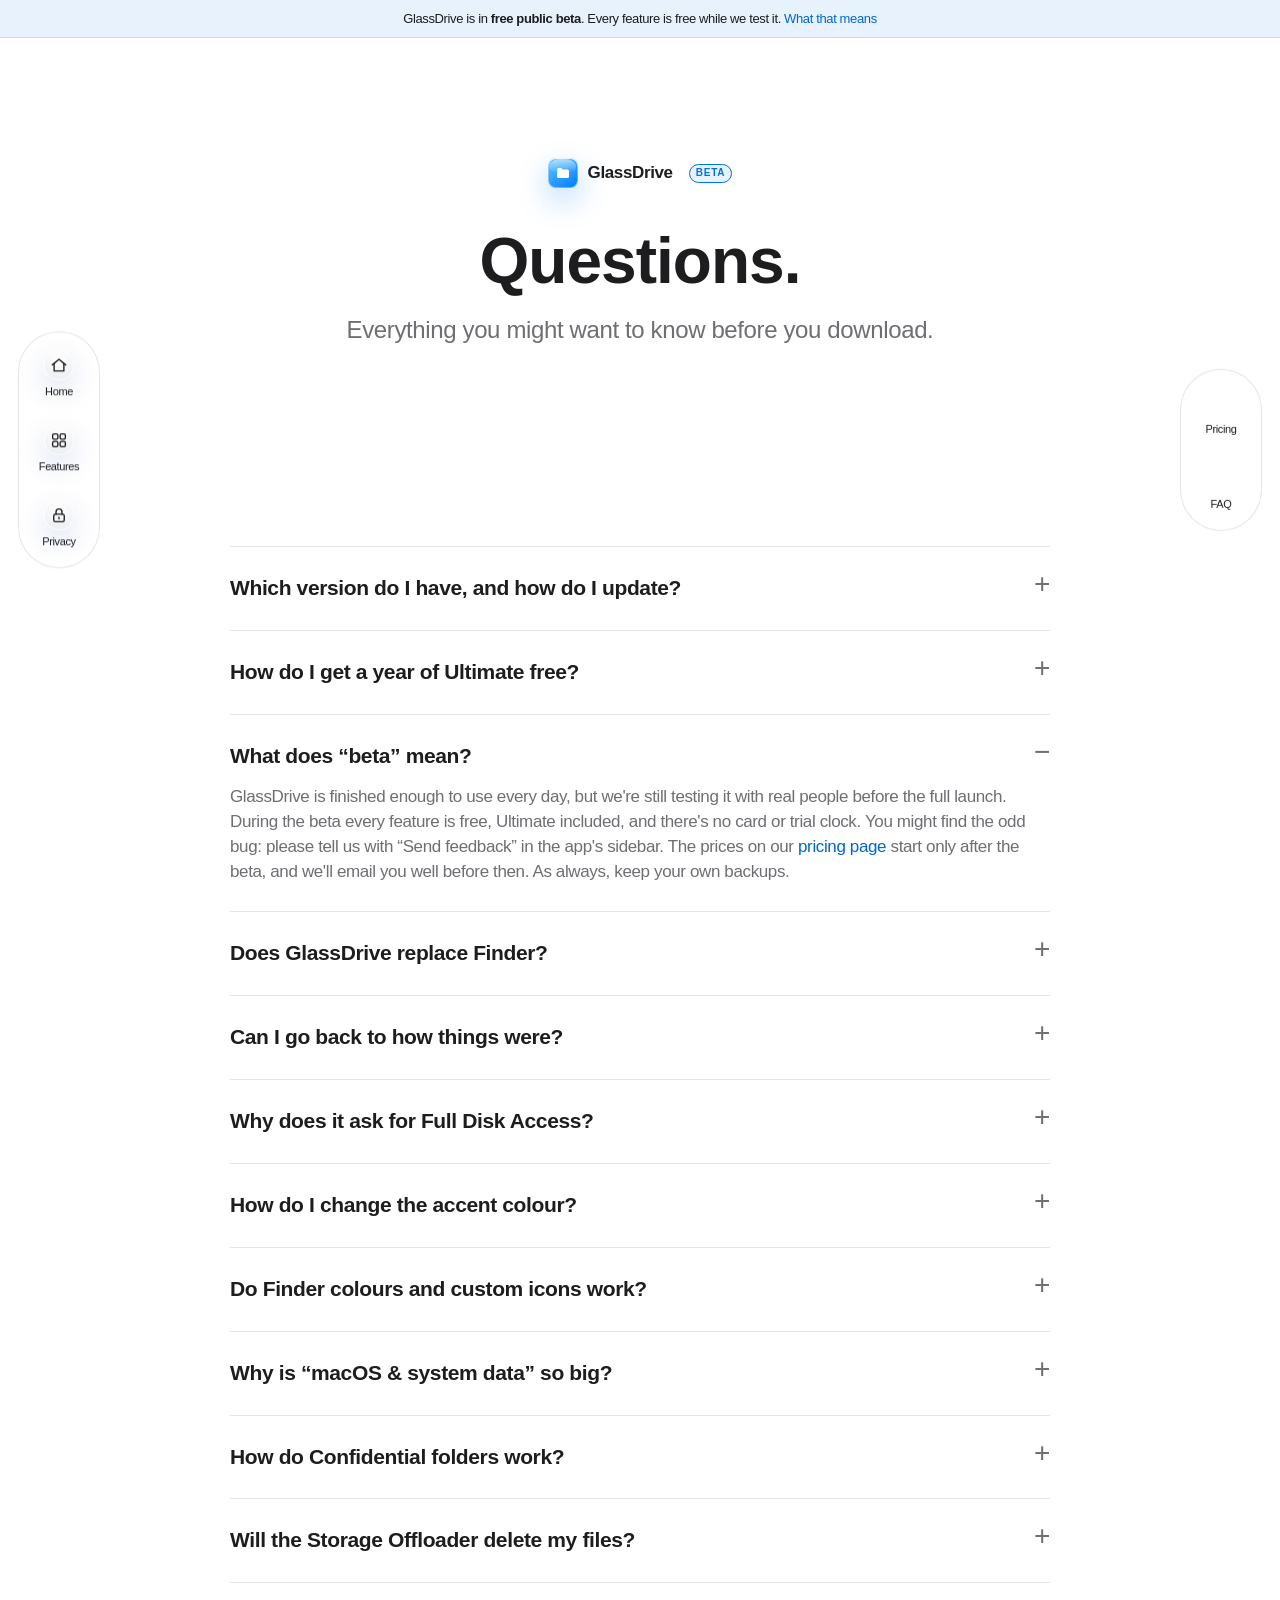
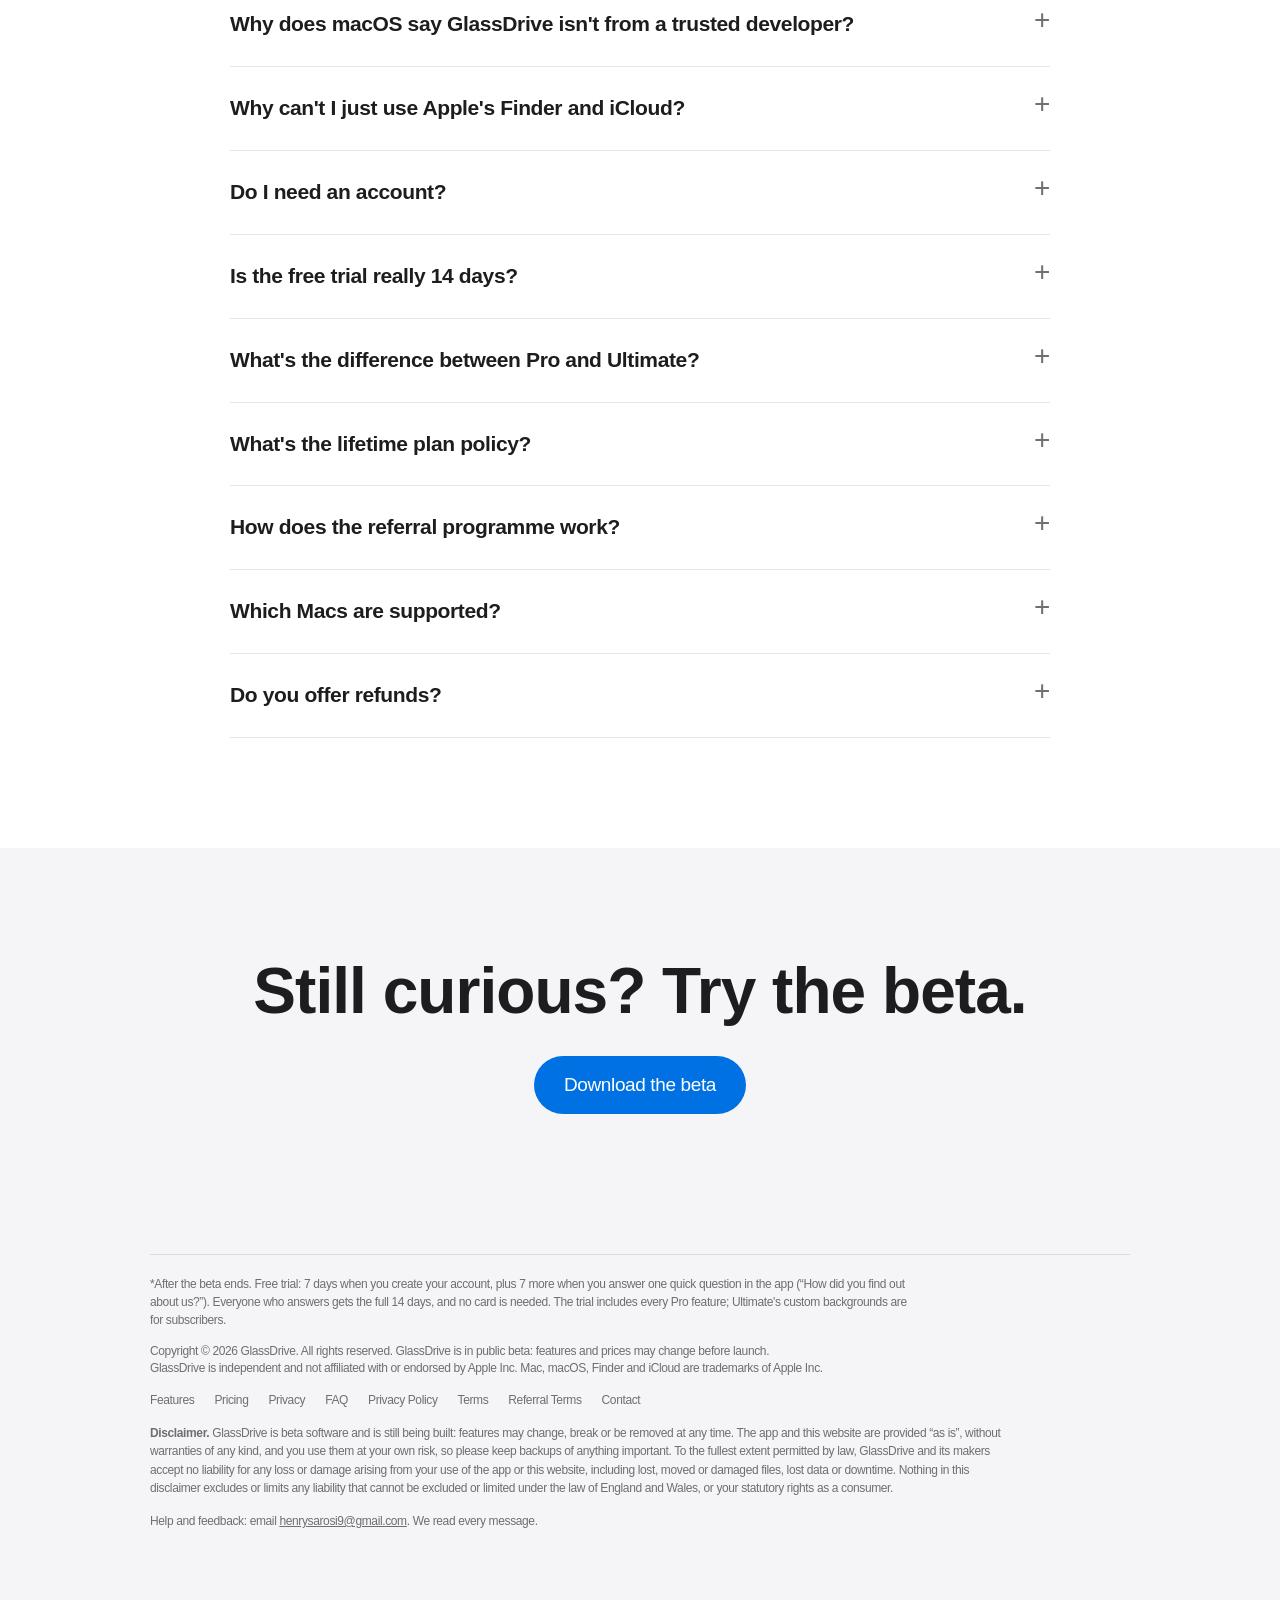
<file: faq.html>
<!doctype html>
<html lang="en-GB">
<head>
  <meta charset="utf-8">
  <meta name="viewport" content="width=device-width, initial-scale=1, viewport-fit=cover">
  <title>FAQ · GlassDrive Beta</title>
  <meta name="description" content="Answers to common questions about GlassDrive: Finder, privacy, Confidential folders, the free trial, pricing and refunds.">
  <meta name="color-scheme" content="light dark">
  <meta name="theme-color" content="#ffffff" media="(prefers-color-scheme: light)">
  <meta name="theme-color" content="#000000" media="(prefers-color-scheme: dark)">
  <link rel="canonical" href="https://somethingorotherogod.github.io/glassdrive/faq.html">
  <meta property="og:type" content="website">
  <meta property="og:url" content="https://somethingorotherogod.github.io/glassdrive/faq.html">
  <meta property="og:title" content="FAQ · GlassDrive Beta">
  <meta property="og:description" content="Answers to common questions about GlassDrive: Finder, privacy, Confidential folders, the free trial, pricing and refunds.">
  <meta property="og:image" content="https://somethingorotherogod.github.io/glassdrive/assets/link-preview.png">
  <meta name="twitter:card" content="summary_large_image">
  <link rel="icon" href="assets/favicon.svg" type="image/svg+xml">
  <link rel="stylesheet" href="assets/styles.css?v=ee64fd0741">
  <meta name="gd-download-size" content="6.1 MB">
  <script src="assets/main.js?v=61a7802930" defer></script>
  <!-- Cloudflare Web Analytics: anonymous visit counts, no cookies --><script type='module' src='https://static.cloudflareinsights.com/beacon.min.js' data-cf-beacon='{"token": "8d06422dcae5462bab96d76c0772247c"}'></script>
</head>
<body class="subpage" id="top">
  <nav class="rail left" aria-label="Pages">
    <a href="index.html" aria-label="Home"><span class="i"><svg width="18" height="18" viewBox="0 0 24 24" fill="none" stroke="currentColor" stroke-width="1.8" stroke-linecap="round" stroke-linejoin="round" aria-hidden="true"><path d="M3 11.5 12 4l9 7.5"/><path d="M5.5 10v9.5h13V10"/></svg></span>Home</a>
    <a href="features.html" aria-label="Features"><span class="i"><svg width="18" height="18" viewBox="0 0 24 24" fill="none" stroke="currentColor" stroke-width="1.8" stroke-linecap="round" stroke-linejoin="round" aria-hidden="true"><rect x="3.5" y="3.5" width="7" height="7" rx="1.8"/><rect x="13.5" y="3.5" width="7" height="7" rx="1.8"/><rect x="3.5" y="13.5" width="7" height="7" rx="1.8"/><rect x="13.5" y="13.5" width="7" height="7" rx="1.8"/></svg></span>Features</a>
    <a href="privacy.html" aria-label="Privacy"><span class="i"><svg width="18" height="18" viewBox="0 0 24 24" fill="none" stroke="currentColor" stroke-width="1.8" stroke-linecap="round" stroke-linejoin="round" aria-hidden="true"><rect x="5" y="10.5" width="14" height="10" rx="2.2"/><path d="M8 10.5V7.5a4 4 0 0 1 8 0v3"/><path d="M12 14.6v2"/></svg></span>Privacy</a>
  </nav>
  <nav class="rail right" aria-label="More pages">
    <a href="pricing.html" aria-label="Pricing"><span class="i"><svg width="18" height="18" viewBox="0 0 24 24" fill="none" stroke="currentColor" stroke-width="1.8" stroke-linecap="round" stroke-linejoin="round" aria-hidden="true"><path d="M20.5 13.5 13.5 20.5a2 2 0 0 1-2.8 0L3.5 13.3V3.5h9.8l7.2 7.2a2 2 0 0 1 0 2.8z"/><circle cx="8" cy="8" r="1.4"/></svg></span>Pricing</a>
    <a href="faq.html" aria-current="page" aria-label="FAQ"><span class="i"><svg width="18" height="18" viewBox="0 0 24 24" fill="none" stroke="currentColor" stroke-width="1.8" stroke-linecap="round" stroke-linejoin="round" aria-hidden="true"><circle cx="12" cy="12" r="8.5"/><path d="M9.6 9.4a2.5 2.5 0 0 1 4.8.9c0 1.7-2.4 2.2-2.4 3.7"/><path d="M12 17.1v.1"/></svg></span>FAQ</a>
  </nav>
  <a class="btn float-dl" href="https://github.com/Somethingorotherogod/glassdrive/releases/latest/download/GlassDrive-Beta.dmg" download data-dl><svg width="17" height="17" viewBox="0 0 24 24" fill="none" stroke="currentColor" stroke-width="1.8" stroke-linecap="round" stroke-linejoin="round" aria-hidden="true"><path d="M12 3.5v11"/><path d="m7.5 10 4.5 4.5 4.5-4.5"/><path d="M4.5 19.5h15"/></svg>Download the beta</a>
  <div class="beta-bar">GlassDrive is in <strong>free public beta</strong>. Every feature is free while we test it. <a href="faq.html#beta">What that means</a></div>
  <main>
    <section class="page-hero center">
      <div class="wrap">
        <a class="back-home" href="index.html"><span class="mini-icon"><svg width="16" height="16" viewBox="0 0 24 24" fill="#fff" aria-hidden="true"><path d="M3 6.8A2.3 2.3 0 0 1 5.3 4.5h4.2l2 2.1h7.2A2.3 2.3 0 0 1 21 8.9v8.3a2.3 2.3 0 0 1-2.3 2.3H5.3A2.3 2.3 0 0 1 3 17.2z"/></svg></span>GlassDrive <span class="beta-pill">Beta</span></a>
        <h1 class="headline">Questions.</h1>
        <p class="subhead">Everything you might want to know before you download.</p>
      </div>
    </section>
    <section>
      <div class="faq wrap">
        <details id="updates"><summary>Which version do I have, and how do I update?</summary><p>Open GlassDrive's <strong>Settings › General</strong>: it shows your version (for example Hotfix 1.1), a <strong>Check for updates</strong> button and your <strong>Hotfix history</strong>. Updates are automatic: with <strong>Install updates automatically</strong> switched on (it is unless you turn it off), new versions download quietly in the background and install the next time you quit GlassDrive, or straight away with <strong>Restart now</strong>. Every update is checked against GlassDrive's signature, and your settings and files stay as they are. After an update, a card shows its name and what changed. If you've turned automatic updates off, or you have an older copy from before automatic updates arrived, download the new version, open it and drag GlassDrive into Applications, choosing Replace. Every version is listed on <a href="https://github.com/Somethingorotherogod/glassdrive/releases">our releases page</a>. When you send feedback, please say which version you're on.</p></details>
        <details id="testers-faq"><summary>How do I get a year of Ultimate free?</summary><p>Be a beta tester: use GlassDrive, and send us useful feedback during the beta, either a bug with the steps to make it happen or a specific idea to improve it. Press “Send feedback” in the app's sidebar (or Settings › Account): it opens your email app with the message and your version filled in, so you just press Send. Or email <a href="mailto:henrysarosi9@gmail.com?subject=GlassDrive%20beta%20feedback">henrysarosi9@gmail.com</a>. When paid plans start, you get 12 months of Ultimate free. <a href="terms.html#tester-reward">Tester reward terms</a>.</p></details>
        <details id="beta" open><summary>What does “beta” mean?</summary><p>GlassDrive is finished enough to use every day, but we're still testing it with real people before the full launch. During the beta every feature is free, Ultimate included, and there's no card or trial clock. You might find the odd bug: please tell us with “Send feedback” in the app's sidebar. The prices on our <a href="pricing.html">pricing page</a> start only after the beta, and we'll email you well before then. As always, keep your own backups.</p></details>
        <details><summary>Does GlassDrive replace Finder?</summary><p>It replaces how you browse, not Finder itself. macOS always needs Finder running for the desktop, so GlassDrive works alongside it on the same files. You can even make GlassDrive open whenever you open a folder, and switch back to Finder with one click.</p></details>
        <details><summary>Can I go back to how things were?</summary><p>Yes. GlassDrive never moves your files into its own format. Every change can be reverted from Activity &amp; Revert, deleted items go to the Trash, and if you stop using GlassDrive, Finder shows everything exactly where it was.</p></details>
        <details id="fda"><summary>Why does it ask for Full Disk Access?</summary><p>Without it, macOS asks separately for your Desktop, Documents, Downloads, iCloud Drive and every external drive. One switch in System Settings covers them all, so you're not interrupted again. It also makes Home's “What's on your Mac” chart accurate: without it, your Desktop, Documents, Downloads and Photos library are counted as system data (<a href="#system-data">more</a>). You can turn it off any time.</p></details>
        <details id="accent-colour"><summary>How do I change the accent colour?</summary><p>Open <strong>Settings › Colour › Accent colour</strong> and pick from Apple's palette: Multicolour (GlassDrive's own blue), Blue, Purple, Pink, Red, Orange, Yellow, Green or Graphite. The colour is used for buttons, selections and highlights, and for the Dock icon.</p></details>
        <details id="finder-colours"><summary>Do Finder colours and custom icons work?</summary><p>Yes. Right-click an item and choose <strong>Colour</strong> to give it one of Finder's colour tags (or No Colour), or <strong>Customise Icon…</strong> to give one item a colour and symbol, or your own picture. Both are saved on the file itself, so Finder shows the same, and the colours and icons you set in Finder show up in GlassDrive.</p></details>
        <details id="system-data"><summary>Why is “macOS &amp; system data” so big?</summary><p>Home's “What's on your Mac” chart covers your whole startup disk, so the total and free space match Finder. Your own files are sorted by kind; everything else, such as macOS itself and the app data and caches in Library, counts as system data. Without <a href="#fda">Full Disk Access</a>, your Desktop, Documents, Downloads and Photos library (unless you've imported it) are counted as system data too, so turning it on usually shrinks that slice.</p></details>
        <details><summary>How do Confidential folders work?</summary><p>Each one is an encrypted disk image protected by your password: AES-256, the same technology as Apple's Disk Utility. GlassDrive never stores the password. Without it the files can't be opened, not even by us. You can also open them from Finder by double-clicking and typing the password.</p></details>
        <details><summary>Will the Storage Offloader delete my files?</summary><p>Only when you tell it to, or if you switch on automatic mode. Offloaded files go to the Trash, so you can put them back until you empty it. Starred and protected files are never touched.</p></details>
        <details><summary>Why does macOS say GlassDrive isn't from a trusted developer?</summary><p>Apple charges developers £79 a year for its seal of approval. To keep GlassDrive as cheap as possible we've spent that money on the app instead, for now. It's the same app either way. <a href="download.html#open">Here's how to open it</a> (it takes about 20 seconds, once).</p></details>
        <details><summary>Why can't I just use Apple's Finder and iCloud?</summary><p>You can! They're free. Our cheeky theory is that the harder it is to see what's filling your Mac, the sooner you'll buy more iCloud storage or a new drive. GlassDrive puts your comfort first and helps you clear space instead. <a href="index.html#why-not-apple">Read more</a>.</p></details>
        <details><summary>Do I need an account?</summary><p>Not during the beta: there's nothing to sign in to or pay. After the beta, yes, a free one. It keeps your trial, your locked-in price and your referral rewards safe. You sign in with a code we email you. No password, and no card for the trial.</p></details>
        <details><summary>Is the free trial really 14 days?</summary><p>During the beta there's no trial clock: everything is free. After the beta, yes, as long as you answer one question. You get 7 days when you create your account and 7 more when you tell us how you found GlassDrive. Any answer counts.</p></details>
        <details><summary>What's the difference between Pro and Ultimate?</summary><p>Ultimate is everything in Pro plus custom backgrounds: any photo behind the glass, scaled however you like. It adds a little more customisation, and an extra high five. <a href="pricing.html#plans">Compare plans</a>.</p></details>
        <details><summary>What's the lifetime plan policy?</summary><p>From the day you subscribe, your price will never go up. It only drops with loyalty, as long as your subscription doesn't lapse. <a href="pricing.html#price-guarantee">Details</a>.</p></details>
        <details><summary>How does the referral programme work?</summary><p>Share your code from the app. Your friend picks “A friend told me” and enters it. When they subscribe, you get a free month, and it stacks. <a href="referral-terms.html">Referral terms</a>.</p></details>
        <details><summary>Which Macs are supported?</summary><p>Macs running macOS 14 Sonoma or later. On macOS Tahoe and later, GlassDrive uses Apple's Liquid Glass.</p></details>
        <details><summary>Do you offer refunds?</summary><p>Yes. Email us within 14 days of a payment and we'll refund it.</p></details>
      </div>
    </section>
    <section class="alt center">
      <div class="wrap w"><h2 class="headline">Still curious? Try the beta.</h2><div class="cta-row"><a class="btn large" href="https://github.com/Somethingorotherogod/glassdrive/releases/latest/download/GlassDrive-Beta.dmg" download data-dl>Download the beta</a></div></div>
    </section>
  </main>
  <footer>
    <div class="wrap">
      <p class="footnote" id="trial-note">*After the beta ends. Free trial: 7 days when you create your account, plus 7 more when you answer one quick question in the app (“How did you find out about us?”). Everyone who answers gets the full 14 days, and no card is needed. The trial includes every Pro feature; Ultimate's custom backgrounds are for subscribers.</p>
      <span>Copyright © <span class="year">2026</span> GlassDrive. All rights reserved. GlassDrive is in public beta: features and prices may change before launch.<br>GlassDrive is independent and not affiliated with or endorsed by Apple Inc. Mac, macOS, Finder and iCloud are trademarks of Apple Inc.</span>
      <nav aria-label="Footer">
        <a href="features.html">Features</a><a href="pricing.html">Pricing</a><a href="privacy.html">Privacy</a><a href="faq.html">FAQ</a>
        <a href="privacy-policy.html">Privacy Policy</a><a href="terms.html">Terms</a><a href="referral-terms.html">Referral Terms</a><a href="mailto:henrysarosi9@gmail.com">Contact</a>
      </nav>
      <p class="disclaimer" id="disclaimer"><strong>Disclaimer.</strong> GlassDrive is beta software and is still being built: features may change, break or be removed at any time. The app and this website are provided “as is”, without warranties of any kind, and you use them at your own risk, so please keep backups of anything important. To the fullest extent permitted by law, GlassDrive and its makers accept no liability for any loss or damage arising from your use of the app or this website, including lost, moved or damaged files, lost data or downtime. Nothing in this disclaimer excludes or limits any liability that cannot be excluded or limited under the law of England and Wales, or your statutory rights as a consumer.</p>
      <p class="disclaimer">Help and feedback: email <a href="mailto:henrysarosi9@gmail.com?subject=GlassDrive%20help%20%2F%20feedback">henrysarosi9@gmail.com</a>. We read every message.</p>
    </div>
  </footer>
</body>
</html>
</file>
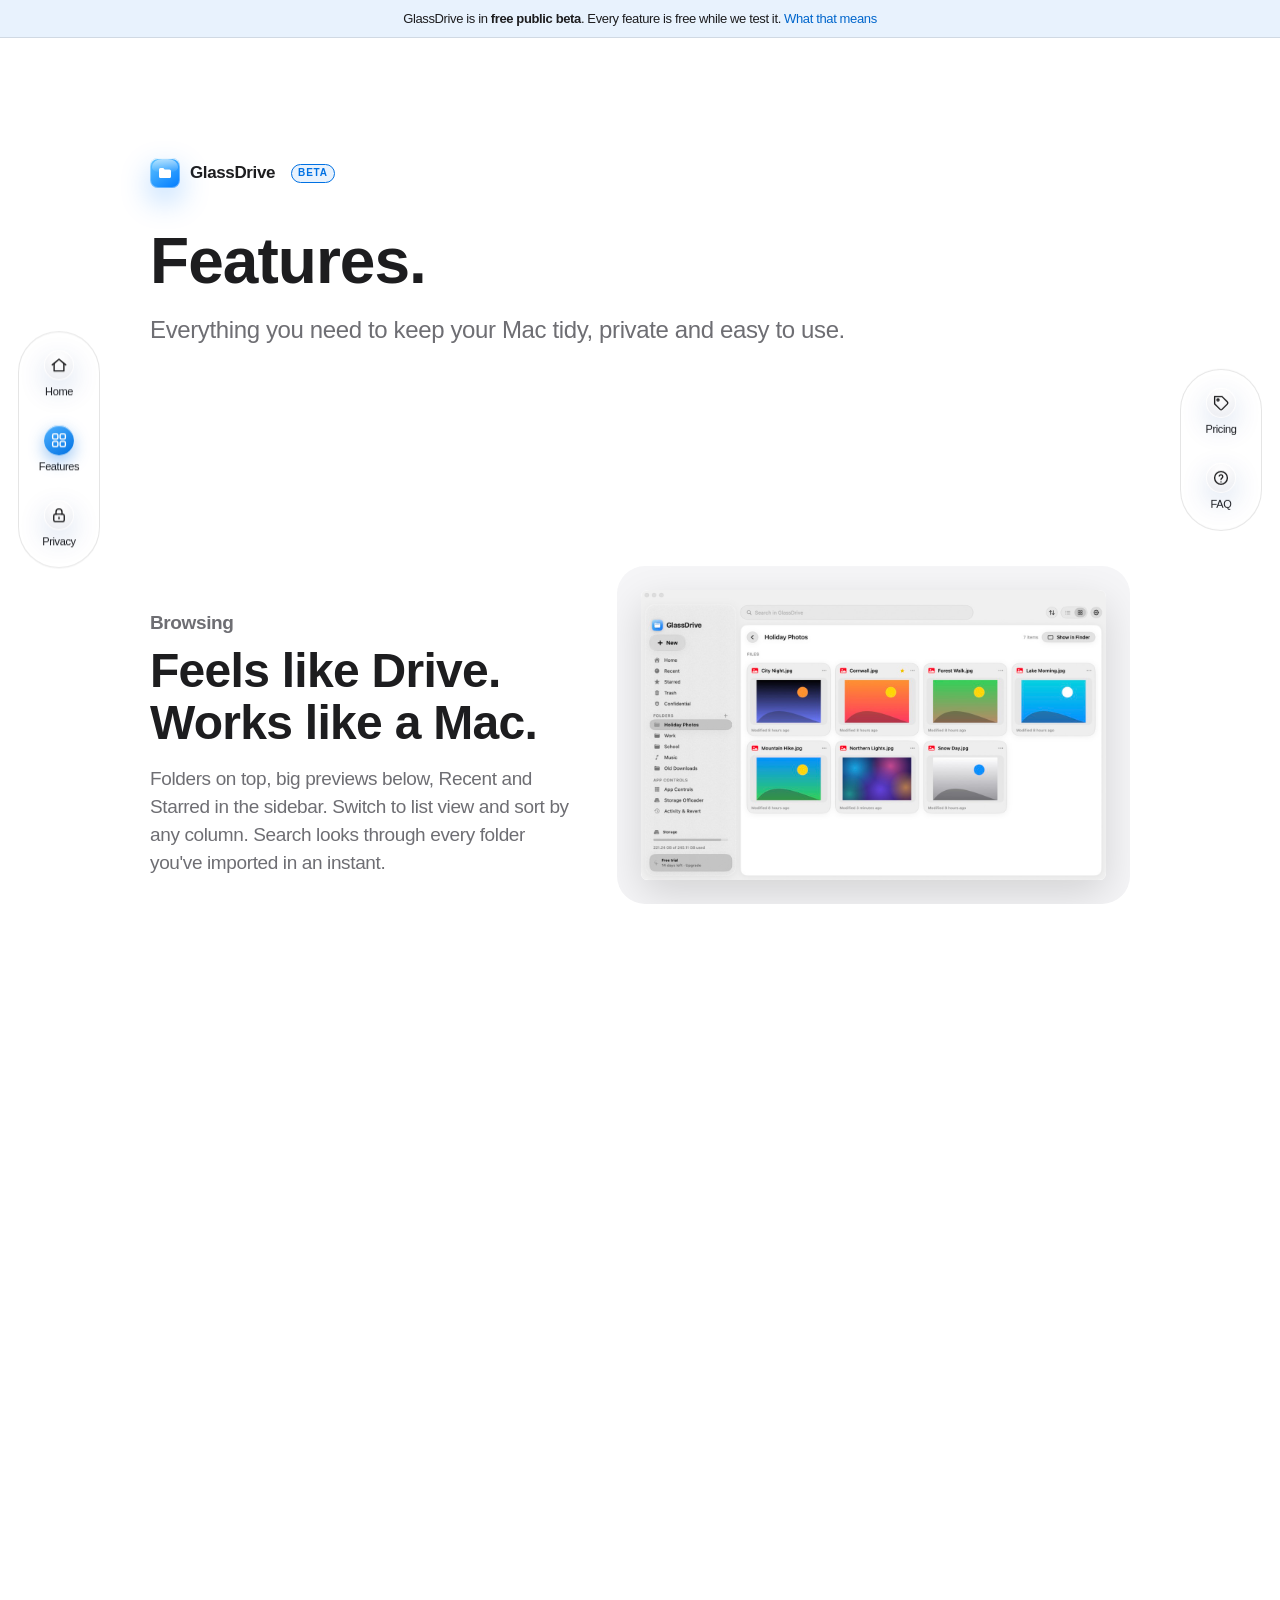
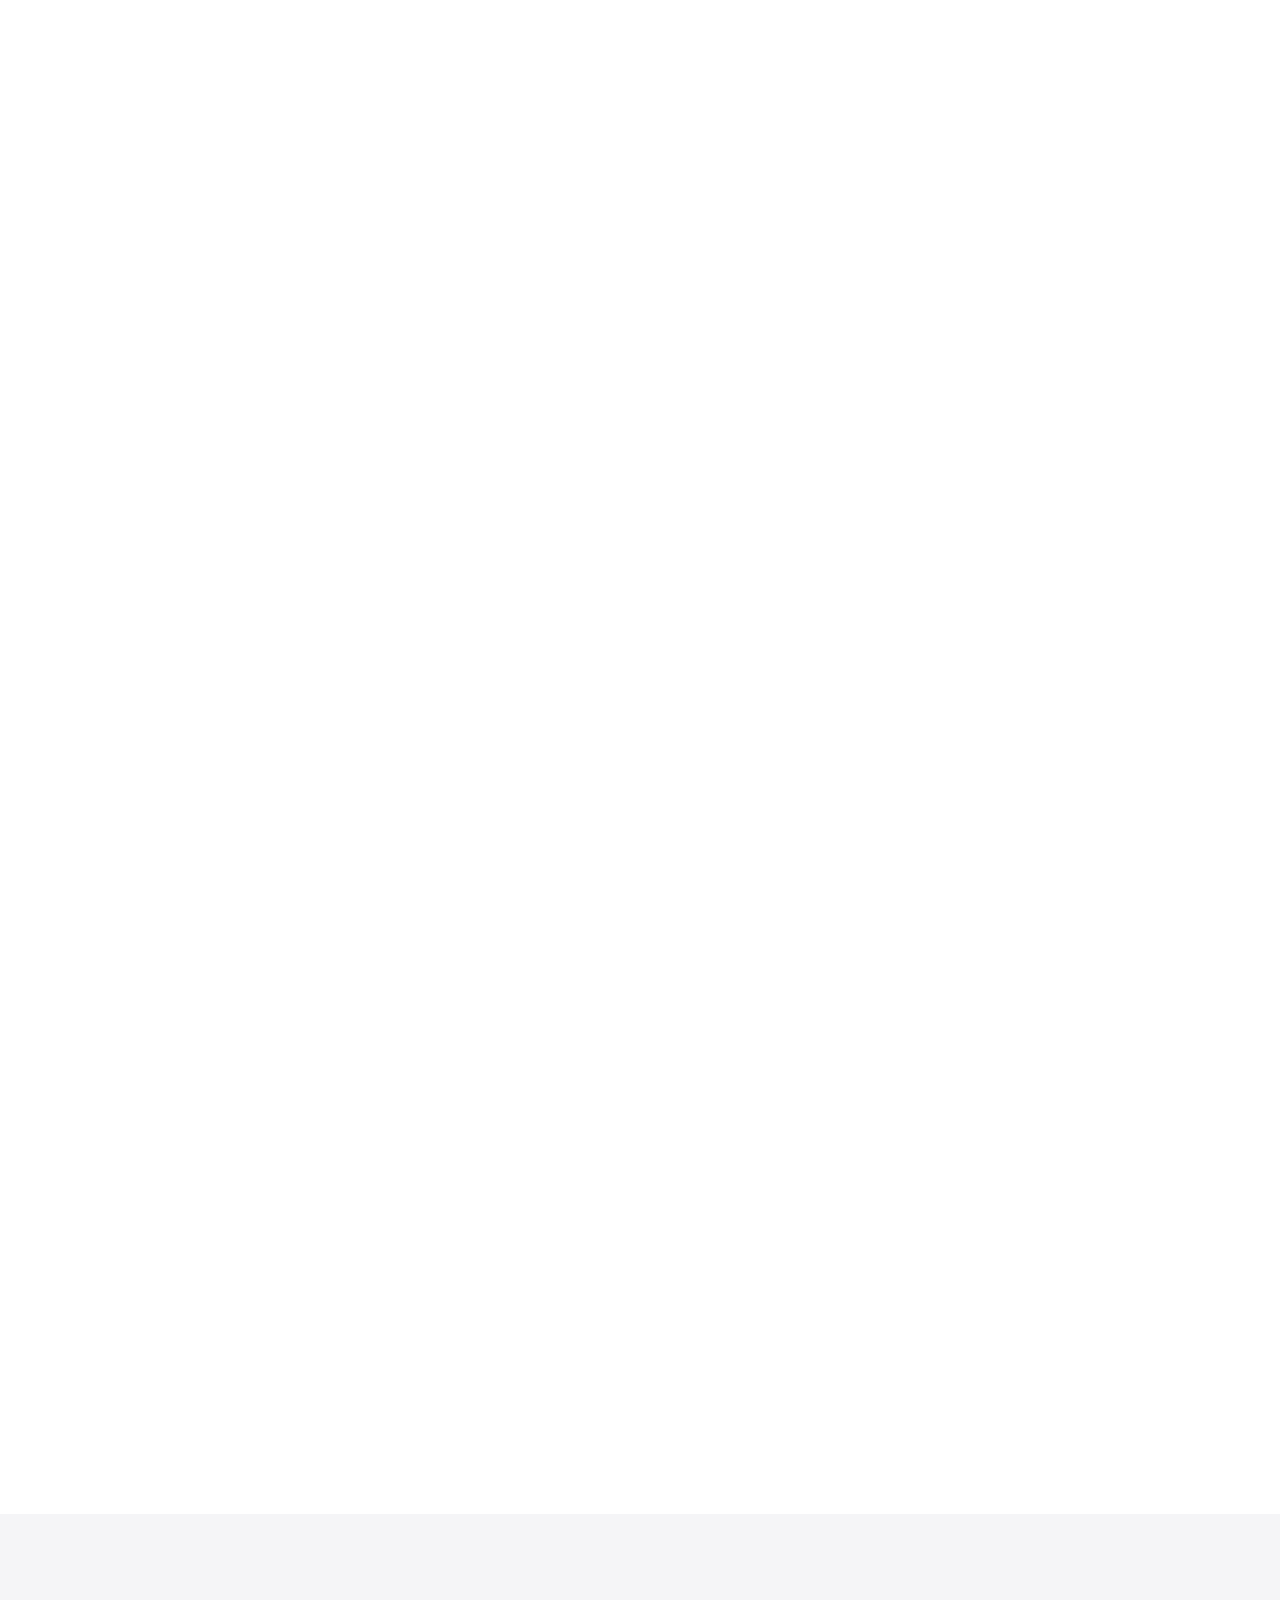
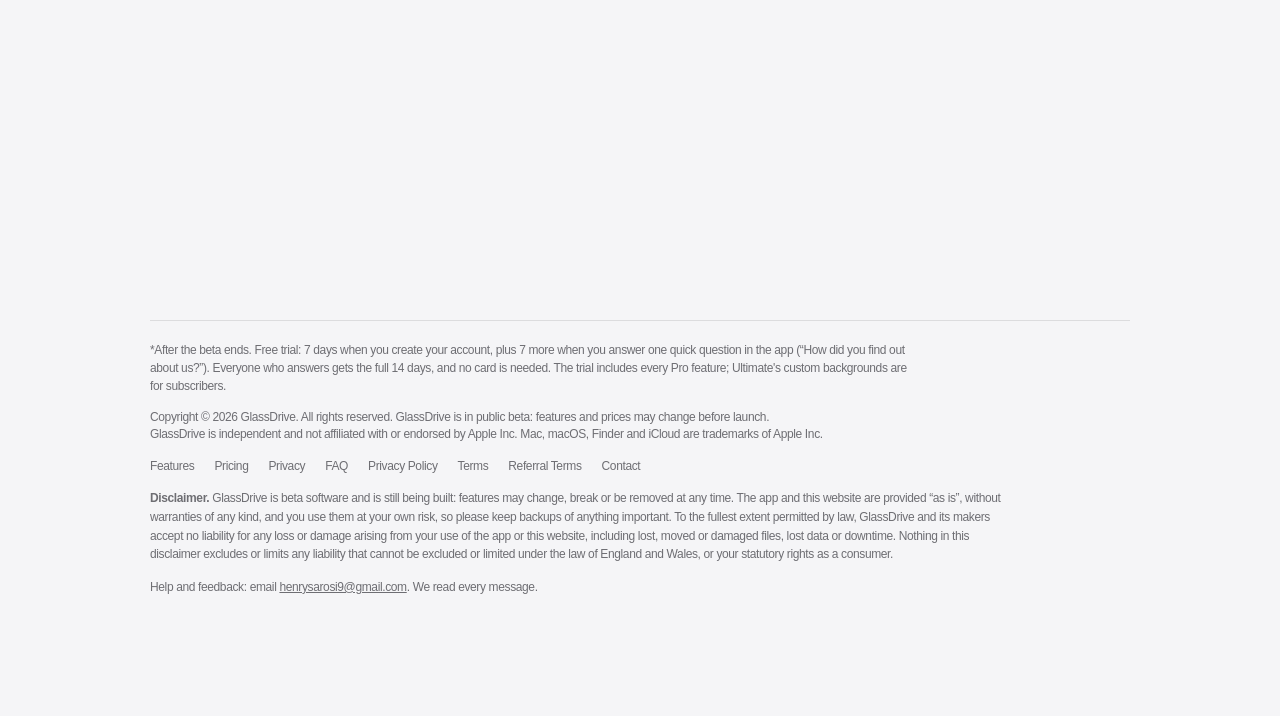
<file: features.html>
<!doctype html>
<html lang="en-GB">
<head>
  <meta charset="utf-8">
  <meta name="viewport" content="width=device-width, initial-scale=1, viewport-fit=cover">
  <title>Features · GlassDrive Beta</title>
  <meta name="description" content="Everything GlassDrive does: Drive-style browsing, Finder sync, undo, Confidential folders, Storage Offloader, App Controls and Ultimate custom backgrounds.">
  <meta name="color-scheme" content="light dark">
  <meta name="theme-color" content="#ffffff" media="(prefers-color-scheme: light)">
  <meta name="theme-color" content="#000000" media="(prefers-color-scheme: dark)">
  <link rel="canonical" href="https://somethingorotherogod.github.io/glassdrive/features.html">
  <meta property="og:type" content="website">
  <meta property="og:url" content="https://somethingorotherogod.github.io/glassdrive/features.html">
  <meta property="og:title" content="Features · GlassDrive Beta">
  <meta property="og:description" content="Everything GlassDrive does: Drive-style browsing, Finder sync, undo, Confidential folders, Storage Offloader, App Controls and Ultimate custom backgrounds.">
  <meta property="og:image" content="https://somethingorotherogod.github.io/glassdrive/assets/link-preview.png">
  <meta name="twitter:card" content="summary_large_image">
  <link rel="icon" href="assets/favicon.svg" type="image/svg+xml">
  <link rel="stylesheet" href="assets/styles.css?v=ee64fd0741">
  <meta name="gd-download-size" content="6.1 MB">
  <script src="assets/main.js?v=61a7802930" defer></script>
  <!-- Cloudflare Web Analytics: anonymous visit counts, no cookies --><script type='module' src='https://static.cloudflareinsights.com/beacon.min.js' data-cf-beacon='{"token": "8d06422dcae5462bab96d76c0772247c"}'></script>
</head>
<body class="subpage" id="top">
  <nav class="rail left" aria-label="Pages">
    <a href="index.html" aria-label="Home"><span class="i"><svg width="18" height="18" viewBox="0 0 24 24" fill="none" stroke="currentColor" stroke-width="1.8" stroke-linecap="round" stroke-linejoin="round" aria-hidden="true"><path d="M3 11.5 12 4l9 7.5"/><path d="M5.5 10v9.5h13V10"/></svg></span>Home</a>
    <a href="features.html" aria-current="page" aria-label="Features"><span class="i"><svg width="18" height="18" viewBox="0 0 24 24" fill="none" stroke="currentColor" stroke-width="1.8" stroke-linecap="round" stroke-linejoin="round" aria-hidden="true"><rect x="3.5" y="3.5" width="7" height="7" rx="1.8"/><rect x="13.5" y="3.5" width="7" height="7" rx="1.8"/><rect x="3.5" y="13.5" width="7" height="7" rx="1.8"/><rect x="13.5" y="13.5" width="7" height="7" rx="1.8"/></svg></span>Features</a>
    <a href="privacy.html" aria-label="Privacy"><span class="i"><svg width="18" height="18" viewBox="0 0 24 24" fill="none" stroke="currentColor" stroke-width="1.8" stroke-linecap="round" stroke-linejoin="round" aria-hidden="true"><rect x="5" y="10.5" width="14" height="10" rx="2.2"/><path d="M8 10.5V7.5a4 4 0 0 1 8 0v3"/><path d="M12 14.6v2"/></svg></span>Privacy</a>
  </nav>
  <nav class="rail right" aria-label="More pages">
    <a href="pricing.html" aria-label="Pricing"><span class="i"><svg width="18" height="18" viewBox="0 0 24 24" fill="none" stroke="currentColor" stroke-width="1.8" stroke-linecap="round" stroke-linejoin="round" aria-hidden="true"><path d="M20.5 13.5 13.5 20.5a2 2 0 0 1-2.8 0L3.5 13.3V3.5h9.8l7.2 7.2a2 2 0 0 1 0 2.8z"/><circle cx="8" cy="8" r="1.4"/></svg></span>Pricing</a>
    <a href="faq.html" aria-label="FAQ"><span class="i"><svg width="18" height="18" viewBox="0 0 24 24" fill="none" stroke="currentColor" stroke-width="1.8" stroke-linecap="round" stroke-linejoin="round" aria-hidden="true"><circle cx="12" cy="12" r="8.5"/><path d="M9.6 9.4a2.5 2.5 0 0 1 4.8.9c0 1.7-2.4 2.2-2.4 3.7"/><path d="M12 17.1v.1"/></svg></span>FAQ</a>
  </nav>
  <a class="btn float-dl" href="https://github.com/Somethingorotherogod/glassdrive/releases/latest/download/GlassDrive-Beta.dmg" download data-dl><svg width="17" height="17" viewBox="0 0 24 24" fill="none" stroke="currentColor" stroke-width="1.8" stroke-linecap="round" stroke-linejoin="round" aria-hidden="true"><path d="M12 3.5v11"/><path d="m7.5 10 4.5 4.5 4.5-4.5"/><path d="M4.5 19.5h15"/></svg>Download the beta</a>
  <div class="beta-bar">GlassDrive is in <strong>free public beta</strong>. Every feature is free while we test it. <a href="faq.html#beta">What that means</a></div>
  <main>
    <section class="page-hero">
      <div class="wrap">
        <a class="back-home" href="index.html"><span class="mini-icon"><svg width="16" height="16" viewBox="0 0 24 24" fill="#fff" aria-hidden="true"><path d="M3 6.8A2.3 2.3 0 0 1 5.3 4.5h4.2l2 2.1h7.2A2.3 2.3 0 0 1 21 8.9v8.3a2.3 2.3 0 0 1-2.3 2.3H5.3A2.3 2.3 0 0 1 3 17.2z"/></svg></span>GlassDrive <span class="beta-pill">Beta</span></a>
        <h1 class="headline">Features.</h1>
        <p class="subhead">Everything you need to keep your Mac tidy, private and easy to use.</p>
      </div>
    </section>
    <section>
      <div class="wrap">
        <div class="feature-row w"><div><p class="eyebrow">Browsing</p><h2>Feels like Drive. Works like a Mac.</h2><p>Folders on top, big previews below, Recent and Starred in the sidebar. Switch to list view and sort by any column. Search looks through every folder you've imported in an instant.</p></div><div class="art"><picture>
        <source srcset="assets/shot-photos-dark.jpg" media="(prefers-color-scheme: dark)">
        <img src="assets/shot-photos-light.jpg" alt="GlassDrive file browser" width="1600" height="1000" loading="lazy">
      </picture></div></div>
        <div class="feature-row flip w"><div><p class="eyebrow">Finder sync</p><h2>Your real files. Always in sync.</h2><p>GlassDrive doesn't copy or upload anything. It works directly on your files, so every change shows up in Finder immediately. Stars are saved as Finder tags too.</p></div><div class="art glyph" aria-hidden="true"><span><svg width="96" height="96" viewBox="0 0 24 24" fill="none" stroke="currentColor" stroke-width="1.8" stroke-linecap="round" stroke-linejoin="round" aria-hidden="true"><path d="M19.5 9.5A7.5 7.5 0 0 0 6 7.2L4.5 9"/><path d="M4.5 4.5V9H9"/><path d="M4.5 14.5A7.5 7.5 0 0 0 18 16.8l1.5-1.8"/><path d="M19.5 19.5V15H15"/></svg></span></div></div>
        <div class="feature-row w"><div><p class="eyebrow">Activity &amp; Revert</p><h2>Undo, for everything.</h2><p>Renamed the wrong thing? Moved a folder by mistake? Every change is listed with a Revert button, and deleted items always go to the Trash first.</p></div><div class="art"><picture>
        <source srcset="assets/shot-activity-dark.jpg" media="(prefers-color-scheme: dark)">
        <img src="assets/shot-activity-light.jpg" alt="Activity and Revert" width="1600" height="1000" loading="lazy">
      </picture></div></div>
        <div class="feature-row flip w"><div><p class="eyebrow">Confidential</p><h2>Private folders, properly locked.</h2><p>Create password-locked folders encrypted with AES-256, or lock an existing one. They lock automatically when your Mac sleeps or the screen locks. Wrong passwords are slowed down and logged, and GlassDrive never stores your password.</p></div><div class="art"><picture>
        <source srcset="assets/shot-confidential-dark.jpg" media="(prefers-color-scheme: dark)">
        <img src="assets/shot-confidential-light.jpg" alt="Confidential folders" width="1600" height="1000" loading="lazy">
      </picture></div></div>
        <div class="feature-row w"><div><p class="eyebrow">Storage Offloader</p><h2>Space back, without the hunting.</h2><p>Pick how long a file can go unopened, from a week to two years. Choose which kinds of files count. Protect anything with ⋯ › Never offload. Review the list, then offload to the Trash, and undo with one click.</p></div><div class="art"><picture>
        <source srcset="assets/shot-offloader-dark.jpg" media="(prefers-color-scheme: dark)">
        <img src="assets/shot-offloader-light.jpg" alt="Storage Offloader" width="1600" height="1000" loading="lazy">
      </picture></div></div>
        <div class="feature-row flip w"><div><p class="eyebrow">App Controls</p><h2>Every app, under control.</h2><p>See what's installed, how big it is and what's running. Install from a .dmg or .app in one click. Uninstall moves the app and its leftover files to the Trash, and you can put them back.</p></div><div class="art glyph" aria-hidden="true"><span><svg width="96" height="96" viewBox="0 0 24 24" fill="none" stroke="currentColor" stroke-width="1.8" stroke-linecap="round" stroke-linejoin="round" aria-hidden="true"><rect x="3.5" y="3.5" width="7" height="7" rx="1.8"/><rect x="13.5" y="3.5" width="7" height="7" rx="1.8"/><rect x="3.5" y="13.5" width="7" height="7" rx="1.8"/><rect x="13.5" y="13.5" width="7" height="7" rx="1.8"/></svg></span></div></div>
        <div class="feature-row w"><div><p class="eyebrow">Appearance</p><h2>Light, dark and glass.</h2><p>Follows your Mac's light or dark mode. The frost slider takes the glass from completely clear to fully frosted. With macOS Tahoe or later, GlassDrive uses Apple's own Liquid Glass.</p></div><div class="art glyph" aria-hidden="true"><span><svg width="96" height="96" viewBox="0 0 24 24" fill="none" stroke="currentColor" stroke-width="1.8" stroke-linecap="round" stroke-linejoin="round" aria-hidden="true"><path d="M12 3.5 20.5 8 12 12.5 3.5 8z"/><path d="m3.5 12 8.5 4.5 8.5-4.5"/><path d="m3.5 16 8.5 4.5 8.5-4.5"/></svg></span></div></div>
        <div class="feature-row flip w"><div><p class="eyebrow ultimate-mark"><svg width="18" height="18" viewBox="0 0 24 24" fill="none" stroke="currentColor" stroke-width="1.8" stroke-linecap="round" stroke-linejoin="round" aria-hidden="true"><path d="m11 3.5 1.8 4.7 4.7 1.8-4.7 1.8L11 16.5l-1.8-4.7L4.5 10l4.7-1.8z"/><path d="m18 14.5.8 2 2 .8-2 .8-.8 2-.8-2-2-.8 2-.8z"/></svg> Ultimate</p><h2>Custom backgrounds.</h2><p>Choose any photo and GlassDrive puts it behind the glass. Scale it up or down until it sits just right. It's the one thing Ultimate adds: a little more customisation, and an extra high five.</p></div><div class="art"><picture>
        <source srcset="assets/shot-ultimate-dark.jpg" media="(prefers-color-scheme: dark)">
        <img src="assets/shot-ultimate-light.jpg" alt="A custom background behind GlassDrive" width="1600" height="1000" loading="lazy">
      </picture></div></div>
        <div class="feature-row w"><div><p class="eyebrow">Permissions</p><h2>Allow once. Done.</h2><p>Instead of macOS asking for every folder and drive, GlassDrive walks you through one switch, Full Disk Access, so it never needs to ask again.</p></div><div class="art glyph" aria-hidden="true"><span><svg width="96" height="96" viewBox="0 0 24 24" fill="none" stroke="currentColor" stroke-width="1.8" stroke-linecap="round" stroke-linejoin="round" aria-hidden="true"><circle cx="12" cy="12" r="8.5"/><path d="m8.3 12.3 2.5 2.5 4.9-5.1"/></svg></span></div></div>
      </div>
    </section>
    <section class="alt center">
      <div class="wrap w"><h2 class="headline">Try the free beta.</h2><div class="cta-row"><a class="btn large" href="https://github.com/Somethingorotherogod/glassdrive/releases/latest/download/GlassDrive-Beta.dmg" download data-dl>Download the beta</a><a class="more" href="pricing.html">Pricing</a></div></div>
    </section>
  </main>
  <footer>
    <div class="wrap">
      <p class="footnote" id="trial-note">*After the beta ends. Free trial: 7 days when you create your account, plus 7 more when you answer one quick question in the app (“How did you find out about us?”). Everyone who answers gets the full 14 days, and no card is needed. The trial includes every Pro feature; Ultimate's custom backgrounds are for subscribers.</p>
      <span>Copyright © <span class="year">2026</span> GlassDrive. All rights reserved. GlassDrive is in public beta: features and prices may change before launch.<br>GlassDrive is independent and not affiliated with or endorsed by Apple Inc. Mac, macOS, Finder and iCloud are trademarks of Apple Inc.</span>
      <nav aria-label="Footer">
        <a href="features.html">Features</a><a href="pricing.html">Pricing</a><a href="privacy.html">Privacy</a><a href="faq.html">FAQ</a>
        <a href="privacy-policy.html">Privacy Policy</a><a href="terms.html">Terms</a><a href="referral-terms.html">Referral Terms</a><a href="mailto:henrysarosi9@gmail.com">Contact</a>
      </nav>
      <p class="disclaimer" id="disclaimer"><strong>Disclaimer.</strong> GlassDrive is beta software and is still being built: features may change, break or be removed at any time. The app and this website are provided “as is”, without warranties of any kind, and you use them at your own risk, so please keep backups of anything important. To the fullest extent permitted by law, GlassDrive and its makers accept no liability for any loss or damage arising from your use of the app or this website, including lost, moved or damaged files, lost data or downtime. Nothing in this disclaimer excludes or limits any liability that cannot be excluded or limited under the law of England and Wales, or your statutory rights as a consumer.</p>
      <p class="disclaimer">Help and feedback: email <a href="mailto:henrysarosi9@gmail.com?subject=GlassDrive%20help%20%2F%20feedback">henrysarosi9@gmail.com</a>. We read every message.</p>
    </div>
  </footer>
</body>
</html>
</file>
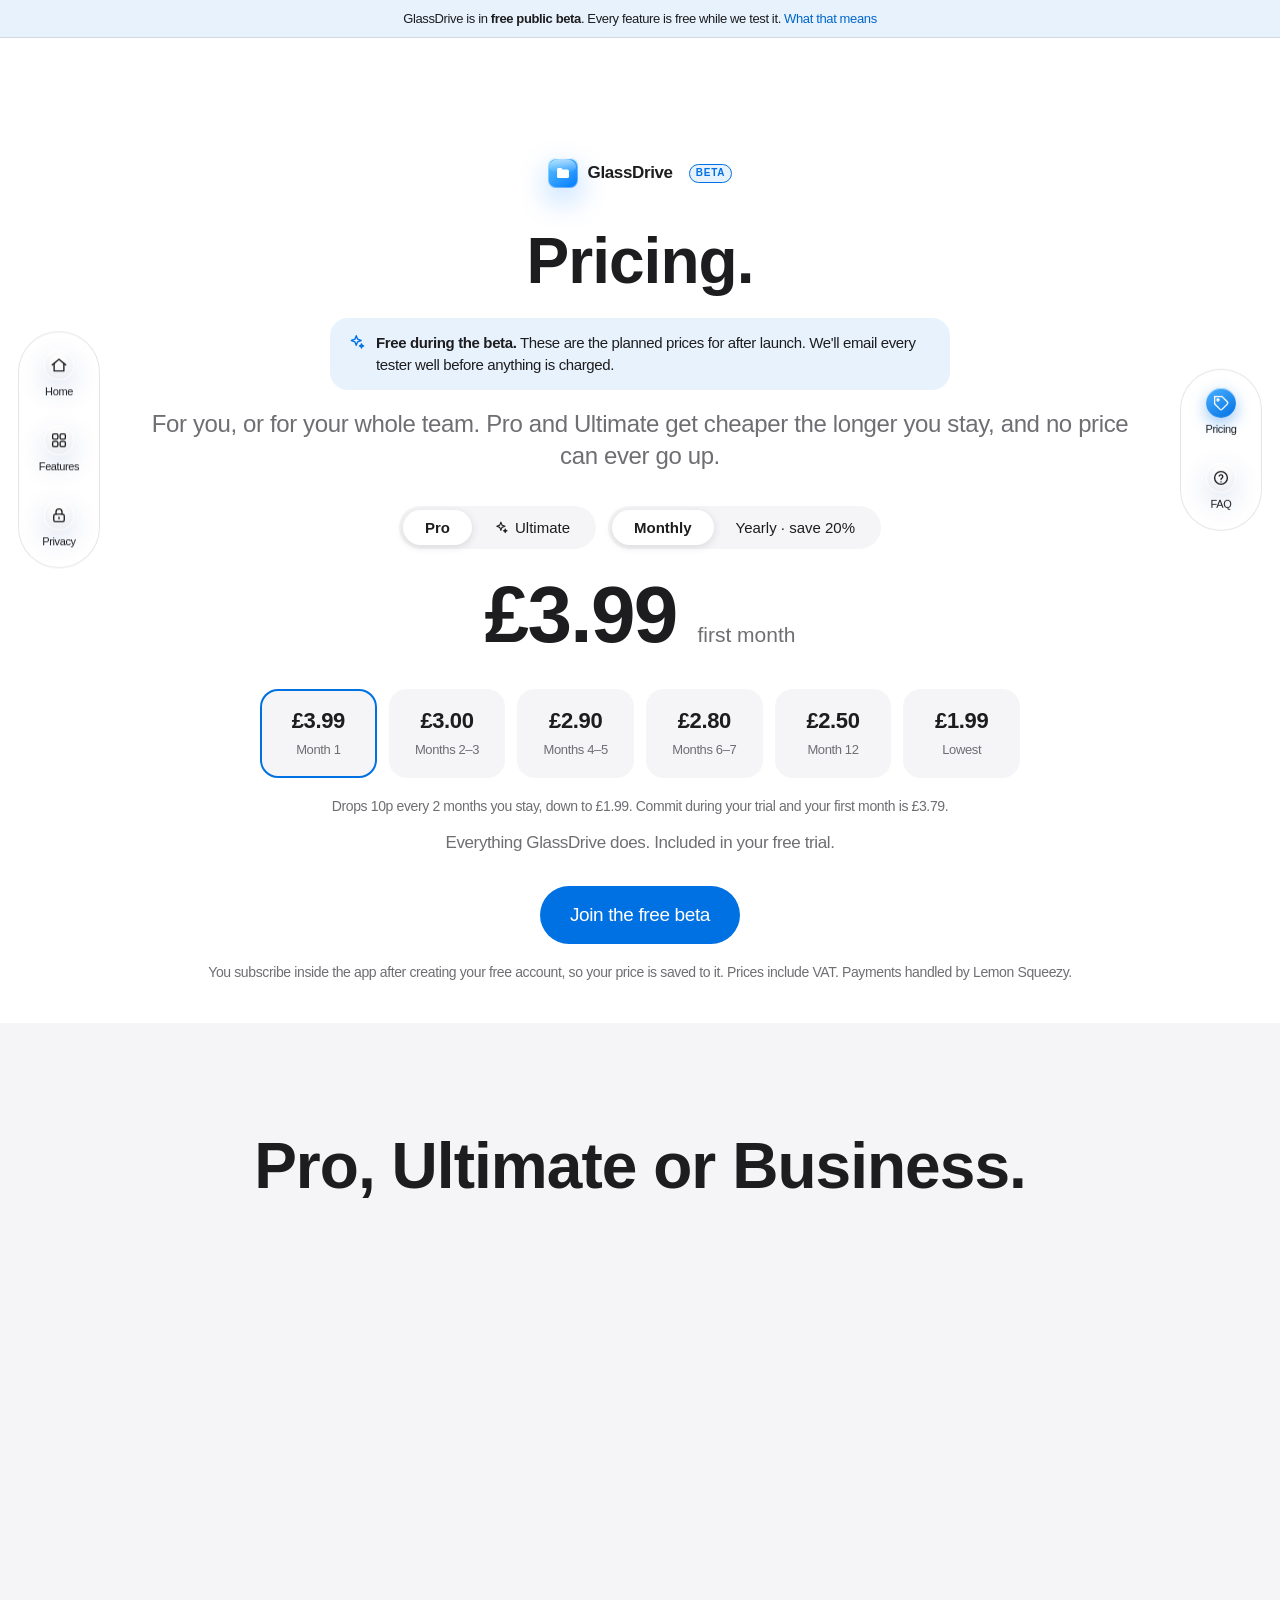
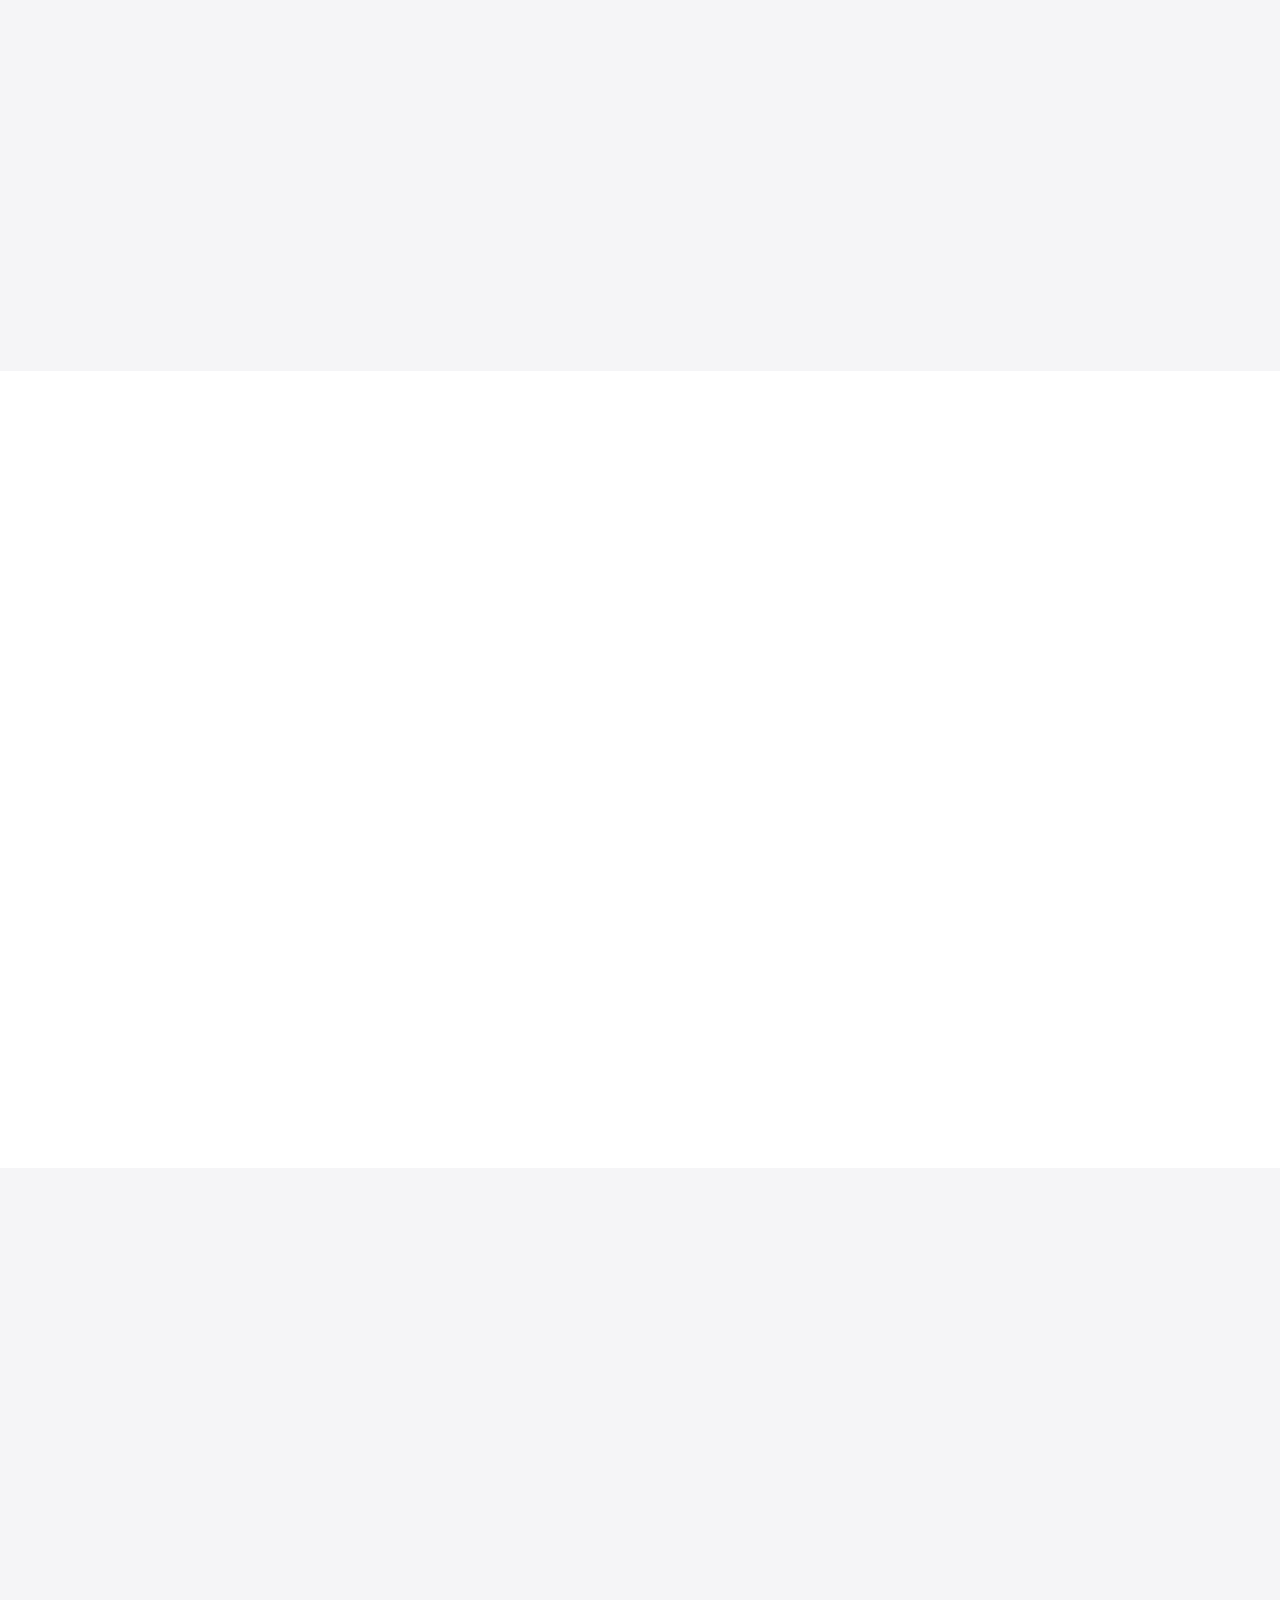
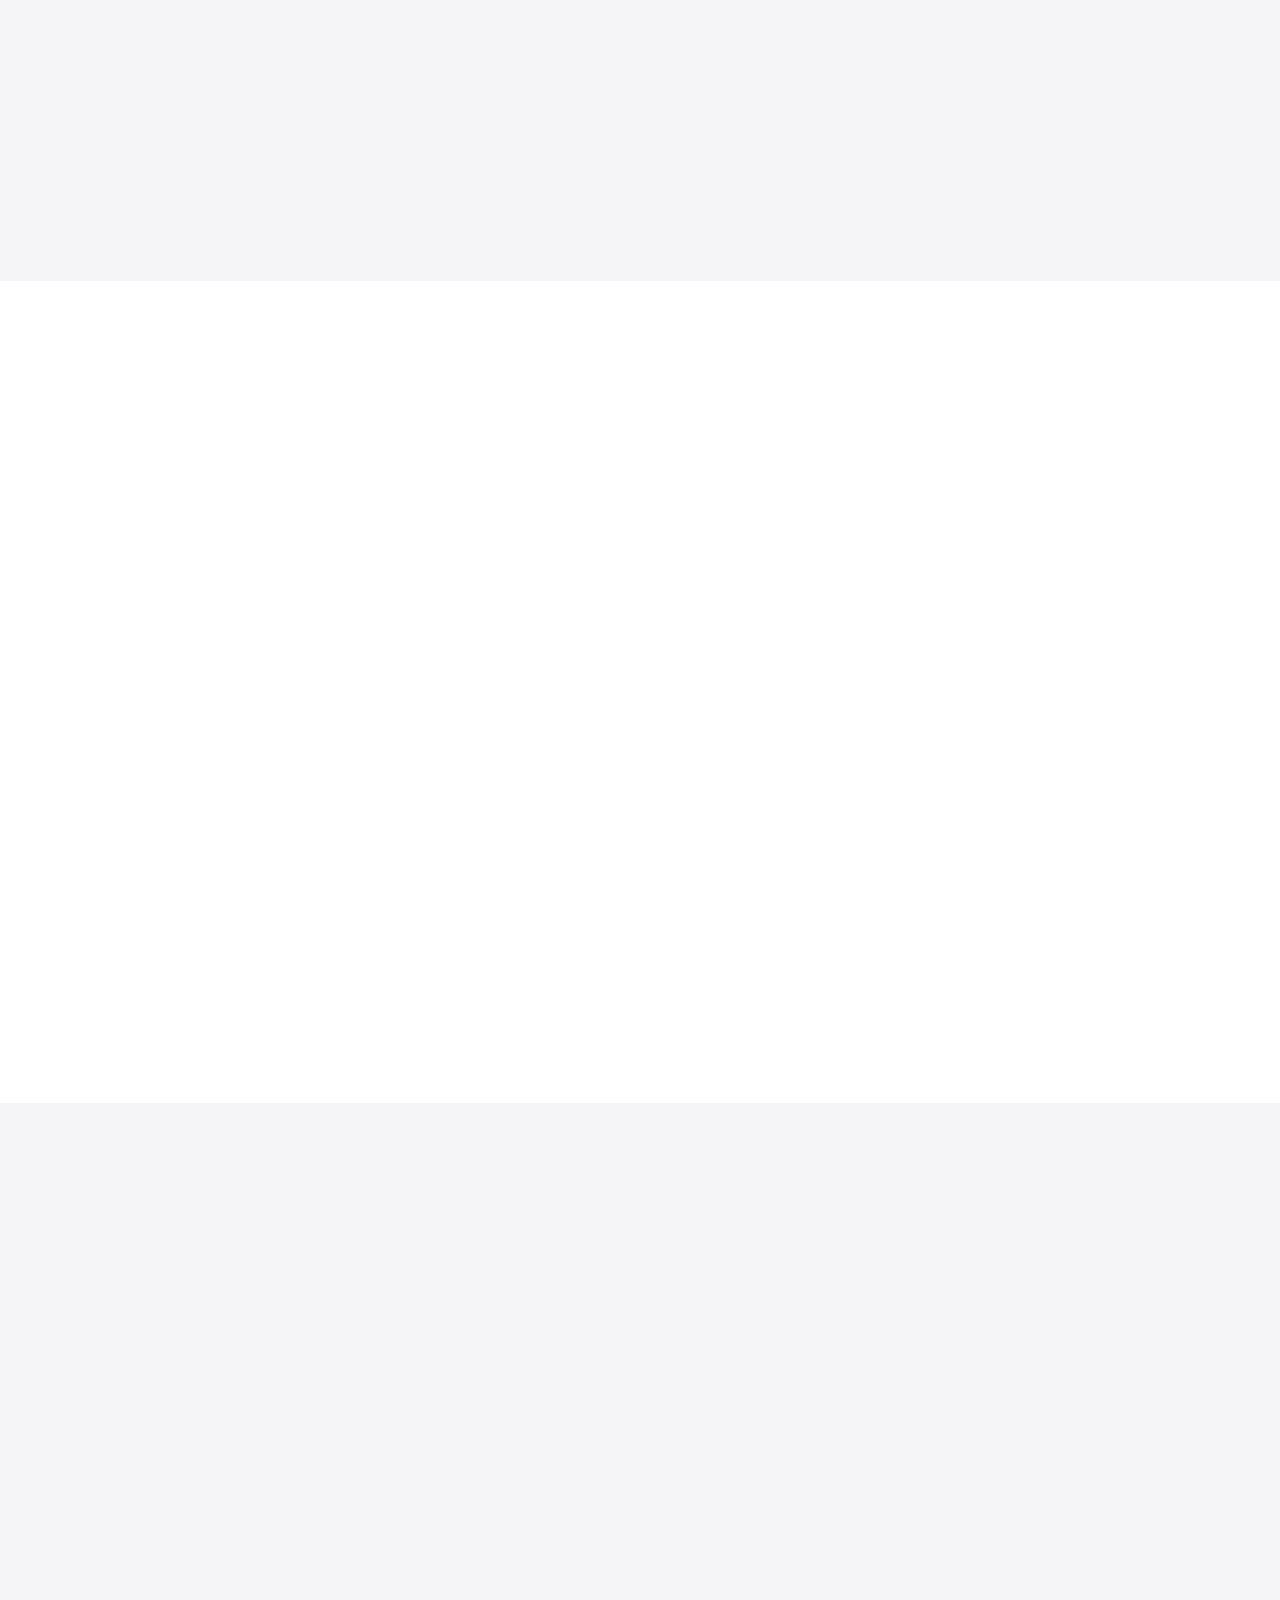
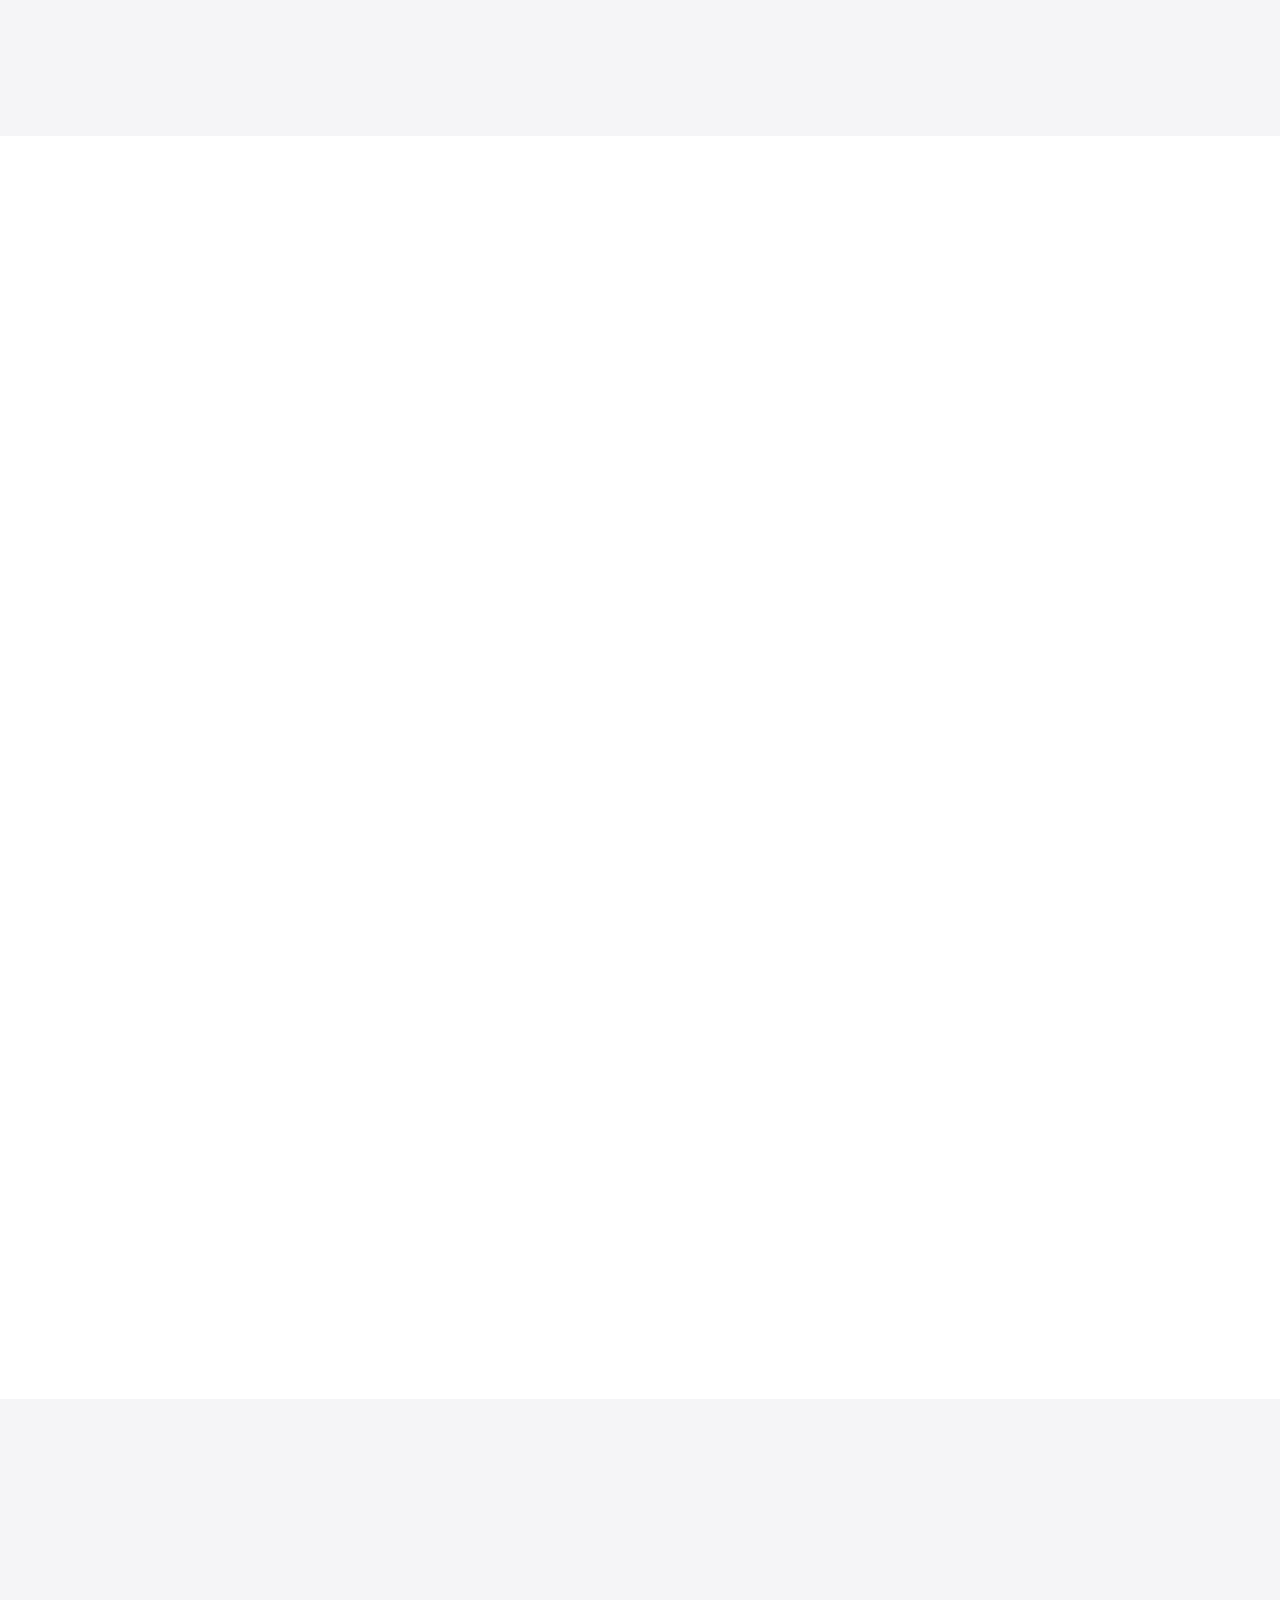
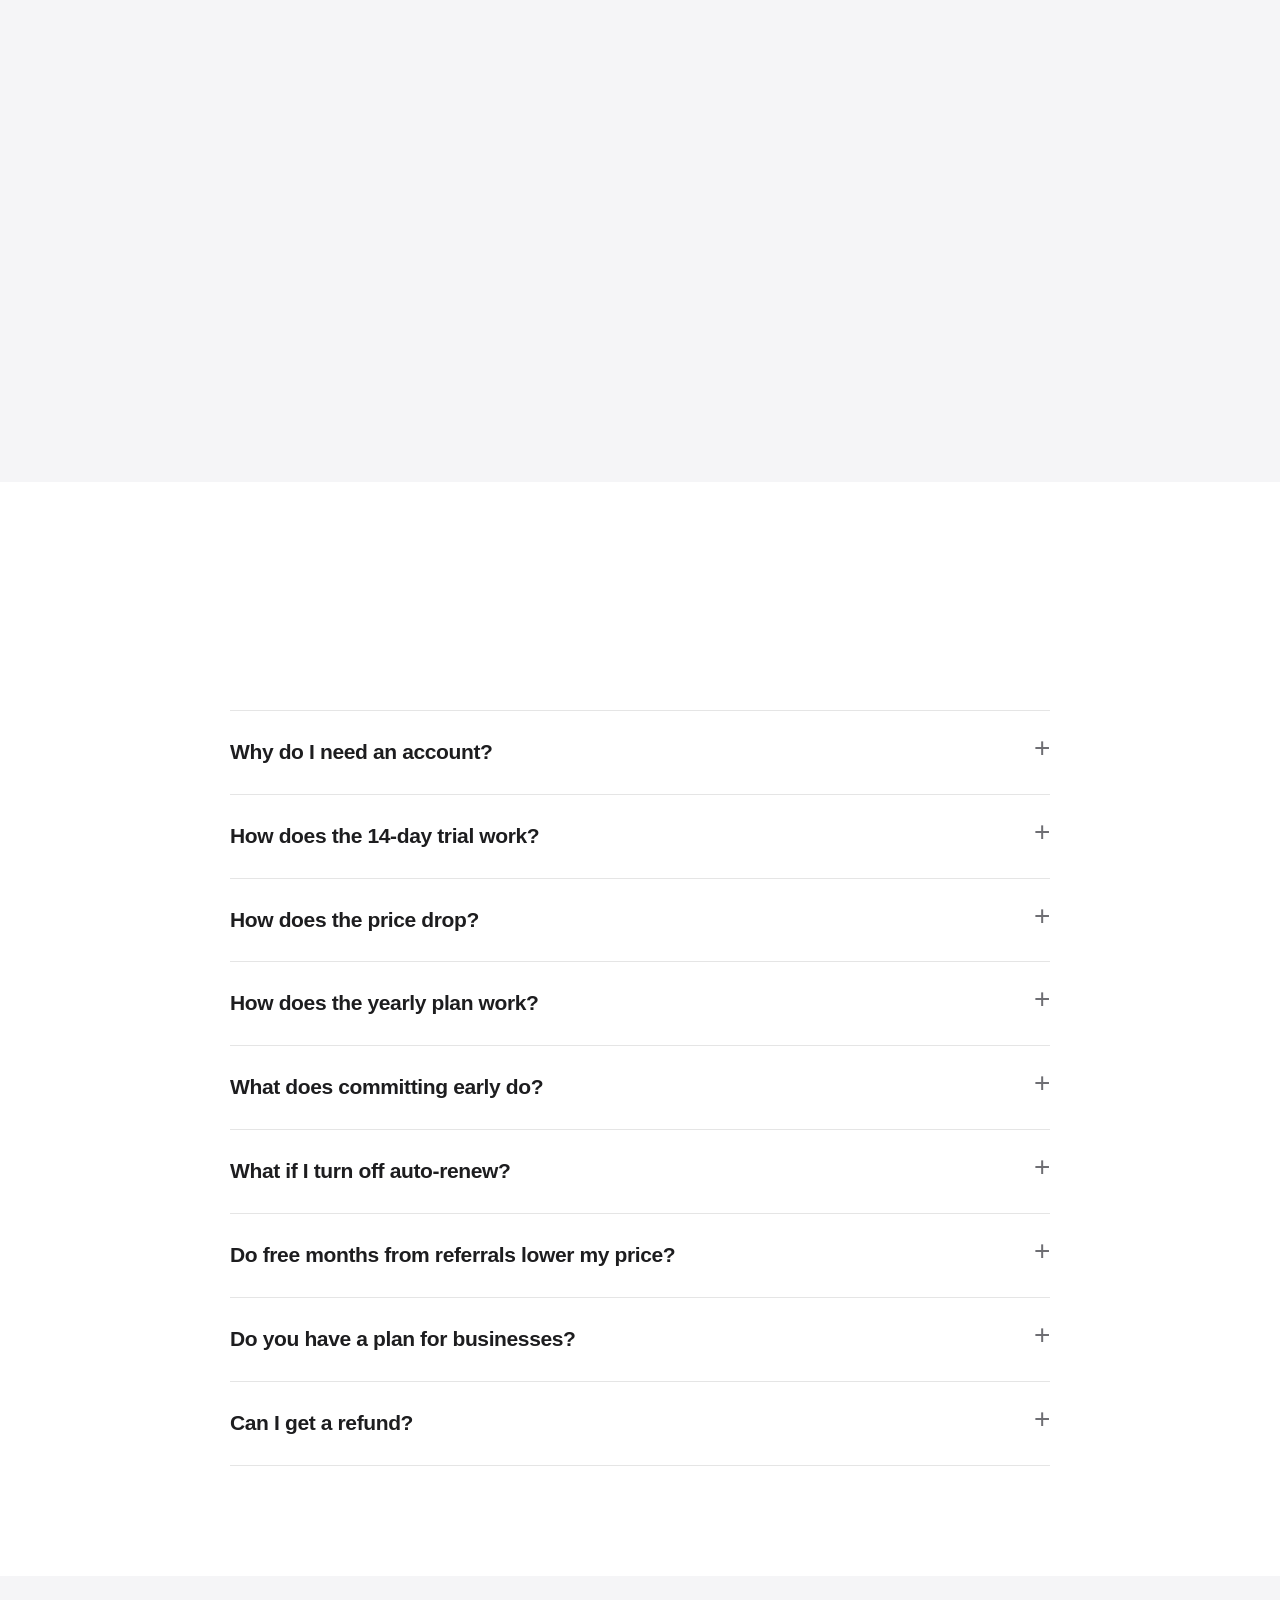
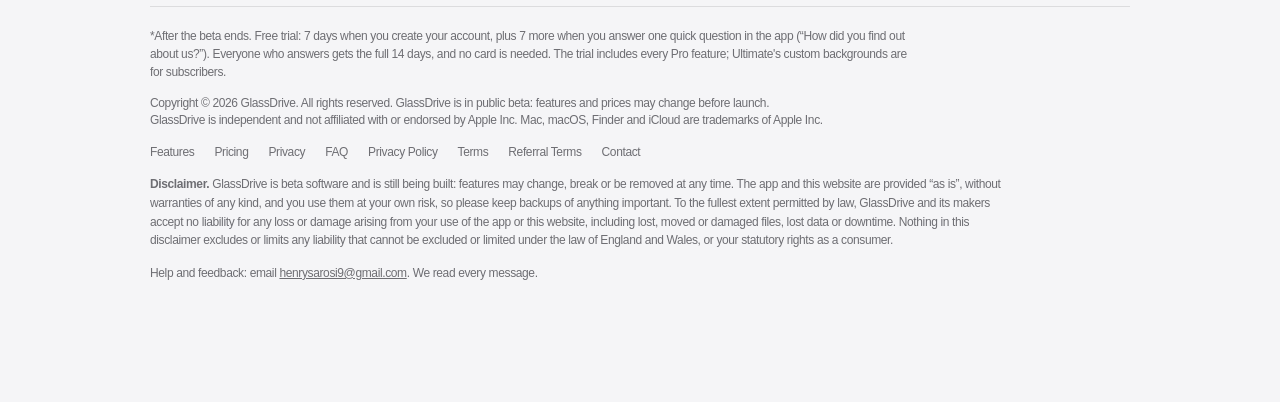
<file: pricing.html>
<!doctype html>
<html lang="en-GB">
<head>
  <meta charset="utf-8">
  <meta name="viewport" content="width=device-width, initial-scale=1, viewport-fit=cover">
  <title>Pricing · GlassDrive Beta</title>
  <meta name="description" content="Pro from £3.99 and Ultimate from £4.99, both cheaper every two months you stay, with a lifetime plan policy. 14-day free trial, no card.">
  <meta name="color-scheme" content="light dark">
  <meta name="theme-color" content="#ffffff" media="(prefers-color-scheme: light)">
  <meta name="theme-color" content="#000000" media="(prefers-color-scheme: dark)">
  <link rel="canonical" href="https://somethingorotherogod.github.io/glassdrive/pricing.html">
  <meta property="og:type" content="website">
  <meta property="og:url" content="https://somethingorotherogod.github.io/glassdrive/pricing.html">
  <meta property="og:title" content="Pricing · GlassDrive Beta">
  <meta property="og:description" content="Pro from £3.99 and Ultimate from £4.99, both cheaper every two months you stay, with a lifetime plan policy. 14-day free trial, no card.">
  <meta property="og:image" content="https://somethingorotherogod.github.io/glassdrive/assets/link-preview.png">
  <meta name="twitter:card" content="summary_large_image">
  <link rel="icon" href="assets/favicon.svg" type="image/svg+xml">
  <link rel="stylesheet" href="assets/styles.css?v=ee64fd0741">
  <meta name="gd-download-size" content="6.1 MB">
  <script src="assets/main.js?v=61a7802930" defer></script>
  <!-- Cloudflare Web Analytics: anonymous visit counts, no cookies --><script type='module' src='https://static.cloudflareinsights.com/beacon.min.js' data-cf-beacon='{"token": "8d06422dcae5462bab96d76c0772247c"}'></script>
</head>
<body class="subpage" id="top">
  <nav class="rail left" aria-label="Pages">
    <a href="index.html" aria-label="Home"><span class="i"><svg width="18" height="18" viewBox="0 0 24 24" fill="none" stroke="currentColor" stroke-width="1.8" stroke-linecap="round" stroke-linejoin="round" aria-hidden="true"><path d="M3 11.5 12 4l9 7.5"/><path d="M5.5 10v9.5h13V10"/></svg></span>Home</a>
    <a href="features.html" aria-label="Features"><span class="i"><svg width="18" height="18" viewBox="0 0 24 24" fill="none" stroke="currentColor" stroke-width="1.8" stroke-linecap="round" stroke-linejoin="round" aria-hidden="true"><rect x="3.5" y="3.5" width="7" height="7" rx="1.8"/><rect x="13.5" y="3.5" width="7" height="7" rx="1.8"/><rect x="3.5" y="13.5" width="7" height="7" rx="1.8"/><rect x="13.5" y="13.5" width="7" height="7" rx="1.8"/></svg></span>Features</a>
    <a href="privacy.html" aria-label="Privacy"><span class="i"><svg width="18" height="18" viewBox="0 0 24 24" fill="none" stroke="currentColor" stroke-width="1.8" stroke-linecap="round" stroke-linejoin="round" aria-hidden="true"><rect x="5" y="10.5" width="14" height="10" rx="2.2"/><path d="M8 10.5V7.5a4 4 0 0 1 8 0v3"/><path d="M12 14.6v2"/></svg></span>Privacy</a>
  </nav>
  <nav class="rail right" aria-label="More pages">
    <a href="pricing.html" aria-current="page" aria-label="Pricing"><span class="i"><svg width="18" height="18" viewBox="0 0 24 24" fill="none" stroke="currentColor" stroke-width="1.8" stroke-linecap="round" stroke-linejoin="round" aria-hidden="true"><path d="M20.5 13.5 13.5 20.5a2 2 0 0 1-2.8 0L3.5 13.3V3.5h9.8l7.2 7.2a2 2 0 0 1 0 2.8z"/><circle cx="8" cy="8" r="1.4"/></svg></span>Pricing</a>
    <a href="faq.html" aria-label="FAQ"><span class="i"><svg width="18" height="18" viewBox="0 0 24 24" fill="none" stroke="currentColor" stroke-width="1.8" stroke-linecap="round" stroke-linejoin="round" aria-hidden="true"><circle cx="12" cy="12" r="8.5"/><path d="M9.6 9.4a2.5 2.5 0 0 1 4.8.9c0 1.7-2.4 2.2-2.4 3.7"/><path d="M12 17.1v.1"/></svg></span>FAQ</a>
  </nav>
  <a class="btn float-dl" href="https://github.com/Somethingorotherogod/glassdrive/releases/latest/download/GlassDrive-Beta.dmg" download data-dl><svg width="17" height="17" viewBox="0 0 24 24" fill="none" stroke="currentColor" stroke-width="1.8" stroke-linecap="round" stroke-linejoin="round" aria-hidden="true"><path d="M12 3.5v11"/><path d="m7.5 10 4.5 4.5 4.5-4.5"/><path d="M4.5 19.5h15"/></svg>Download the beta</a>
  <div class="beta-bar">GlassDrive is in <strong>free public beta</strong>. Every feature is free while we test it. <a href="faq.html#beta">What that means</a></div>
  <main>
    <section class="page-hero center">
      <div class="wrap">
        <a class="back-home" href="index.html"><span class="mini-icon"><svg width="16" height="16" viewBox="0 0 24 24" fill="#fff" aria-hidden="true"><path d="M3 6.8A2.3 2.3 0 0 1 5.3 4.5h4.2l2 2.1h7.2A2.3 2.3 0 0 1 21 8.9v8.3a2.3 2.3 0 0 1-2.3 2.3H5.3A2.3 2.3 0 0 1 3 17.2z"/></svg></span>GlassDrive <span class="beta-pill">Beta</span></a>
        <h1 class="headline">Pricing.</h1>
        <p class="beta-note"><svg width="18" height="18" viewBox="0 0 24 24" fill="none" stroke="currentColor" stroke-width="1.8" stroke-linecap="round" stroke-linejoin="round" aria-hidden="true"><path d="m11 3.5 1.8 4.7 4.7 1.8-4.7 1.8L11 16.5l-1.8-4.7L4.5 10l4.7-1.8z"/><path d="m18 14.5.8 2 2 .8-2 .8-.8 2-.8-2-2-.8 2-.8z"/></svg> <span><strong>Free during the beta.</strong> These are the planned prices for after launch. We'll email every tester well before anything is charged.</span></p>
        <p class="subhead">For you, or for your whole team. Pro and Ultimate get cheaper the longer you stay, and no price can ever go up.</p>
        <div class="toggles">
          <div class="plan-toggle" role="group" aria-label="Plan">
            <button type="button" id="tier-pro" aria-pressed="true">Pro</button>
            <button type="button" id="tier-ultimate" aria-pressed="false"><svg width="15" height="15" viewBox="0 0 24 24" fill="none" stroke="currentColor" stroke-width="1.8" stroke-linecap="round" stroke-linejoin="round" aria-hidden="true"><path d="m11 3.5 1.8 4.7 4.7 1.8-4.7 1.8L11 16.5l-1.8-4.7L4.5 10l4.7-1.8z"/><path d="m18 14.5.8 2 2 .8-2 .8-.8 2-.8-2-2-.8 2-.8z"/></svg> Ultimate</button>
          </div>
          <div class="plan-toggle" role="group" aria-label="Billing period">
            <button type="button" id="plan-monthly" aria-pressed="true">Monthly</button>
            <button type="button" id="plan-yearly" aria-pressed="false">Yearly · save 20%</button>
          </div>
        </div>
        <div class="price-big" id="price-big">£3.99 <small>first month</small></div>
        <div class="ladder" id="ladder"></div>
        <p class="note" id="plan-note">Your price drops 10p every 2 months you stay, down to £1.99.</p>
        <p class="tier-blurb" id="tier-blurb"></p>
        <div class="cta-row">
          <a class="btn large" href="https://github.com/Somethingorotherogod/glassdrive/releases/latest/download/GlassDrive-Beta.dmg" download data-dl>Join the free beta</a>
        </div>
        <p class="note">You subscribe inside the app after creating your free account, so your price is saved to it. Prices include VAT. Payments handled by Lemon Squeezy.</p>
      </div>
    </section>

    <section class="alt" id="plans">
      <div class="wrap center w"><h2 class="headline">Pro, Ultimate or Business.</h2></div>
      <div class="wrap plans">
        <article class="plan w">
          <h3>Pro</h3>
          <p class="plan-price">£3.99 <span>then from £3, down to £1.99</span></p>
          <ul>
            <li><svg width="18" height="18" viewBox="0 0 24 24" fill="none" stroke="currentColor" stroke-width="1.8" stroke-linecap="round" stroke-linejoin="round" aria-hidden="true"><rect x="3.5" y="3.5" width="7" height="7" rx="1.8"/><rect x="13.5" y="3.5" width="7" height="7" rx="1.8"/><rect x="3.5" y="13.5" width="7" height="7" rx="1.8"/><rect x="13.5" y="13.5" width="7" height="7" rx="1.8"/></svg>The full Drive-style file browser</li>
            <li><svg width="18" height="18" viewBox="0 0 24 24" fill="none" stroke="currentColor" stroke-width="1.8" stroke-linecap="round" stroke-linejoin="round" aria-hidden="true"><rect x="5" y="10.5" width="14" height="10" rx="2.2"/><path d="M8 10.5V7.5a4 4 0 0 1 8 0v3"/><path d="M12 14.6v2"/></svg>Confidential encrypted folders</li>
            <li><svg width="18" height="18" viewBox="0 0 24 24" fill="none" stroke="currentColor" stroke-width="1.8" stroke-linecap="round" stroke-linejoin="round" aria-hidden="true"><rect x="3.5" y="13.5" width="17" height="7" rx="2.2"/><path d="M12 3.5v7"/><path d="m8.8 7.6 3.2 3.2 3.2-3.2"/><path d="M16.5 17h.01"/></svg>Storage Offloader &amp; App Controls</li>
            <li><svg width="18" height="18" viewBox="0 0 24 24" fill="none" stroke="currentColor" stroke-width="1.8" stroke-linecap="round" stroke-linejoin="round" aria-hidden="true"><path d="M9 14 4.5 9.5 9 5"/><path d="M4.5 9.5H14a5.5 5.5 0 0 1 0 11h-3"/></svg>Unlimited Activity &amp; Revert</li>
            <li><svg width="18" height="18" viewBox="0 0 24 24" fill="none" stroke="currentColor" stroke-width="1.8" stroke-linecap="round" stroke-linejoin="round" aria-hidden="true"><path d="M12 3.5 20.5 8 12 12.5 3.5 8z"/><path d="m3.5 12 8.5 4.5 8.5-4.5"/><path d="m3.5 16 8.5 4.5 8.5-4.5"/></svg>Light, dark and the frost slider</li>
          </ul>
          <p class="note">Included in your free trial.</p>
        </article>
        <article class="plan ultimate w">
          <h3><svg width="22" height="22" viewBox="0 0 24 24" fill="none" stroke="currentColor" stroke-width="1.8" stroke-linecap="round" stroke-linejoin="round" aria-hidden="true"><path d="m11 3.5 1.8 4.7 4.7 1.8-4.7 1.8L11 16.5l-1.8-4.7L4.5 10l4.7-1.8z"/><path d="m18 14.5.8 2 2 .8-2 .8-.8 2-.8-2-2-.8 2-.8z"/></svg> Ultimate</h3>
          <p class="plan-price">£4.99 <span>then from £4, down to £1.99</span></p>
          <ul>
            <li><svg width="18" height="18" viewBox="0 0 24 24" fill="none" stroke="currentColor" stroke-width="1.8" stroke-linecap="round" stroke-linejoin="round" aria-hidden="true"><circle cx="12" cy="12" r="8.5"/><path d="m8.3 12.3 2.5 2.5 4.9-5.1"/></svg>Everything in Pro</li>
            <li><svg width="18" height="18" viewBox="0 0 24 24" fill="none" stroke="currentColor" stroke-width="1.8" stroke-linecap="round" stroke-linejoin="round" aria-hidden="true"><rect x="3.5" y="4.5" width="17" height="15" rx="2.5"/><circle cx="9" cy="9.5" r="1.6"/><path d="m3.5 16.5 5-5 4 4 2.5-2.5 5.5 5.5"/></svg>Custom backgrounds: any photo behind the glass</li>
            <li><svg width="18" height="18" viewBox="0 0 24 24" fill="none" stroke="currentColor" stroke-width="1.8" stroke-linecap="round" stroke-linejoin="round" aria-hidden="true"><path d="M4 9V4h5"/><path d="M20 15v5h-5"/><path d="M4 4l6 6"/><path d="M20 20l-6-6"/><rect x="9.5" y="9.5" width="5" height="5" rx="1"/></svg>Scale your photo up or down</li>
            <li><svg width="18" height="18" viewBox="0 0 24 24" fill="none" stroke="currentColor" stroke-width="1.8" stroke-linecap="round" stroke-linejoin="round" aria-hidden="true"><path d="M8 12.5V6a1.5 1.5 0 0 1 3 0v5"/><path d="M11 10.5V4.5a1.5 1.5 0 0 1 3 0v6"/><path d="M14 10.5V6a1.5 1.5 0 0 1 3 0v6.5"/><path d="M8 12.5V9.5a1.5 1.5 0 0 0-3 0V14a6.5 6.5 0 0 0 6.5 6.5h.5a5 5 0 0 0 5-5V12"/></svg>An extra high five from us</li>
          </ul>
          <p class="note">Adds a little more customisation. Not part of the free trial. Referral free months work on Ultimate too.</p>
        </article>
        <article class="plan business w" id="business">
          <h3><svg width="22" height="22" viewBox="0 0 24 24" fill="none" stroke="currentColor" stroke-width="1.8" stroke-linecap="round" stroke-linejoin="round" aria-hidden="true"><circle cx="9" cy="8.5" r="3.2"/><path d="M3 19.5c.8-3.2 3.1-5 6-5s5.2 1.8 6 5"/><circle cx="17" cy="9.5" r="2.6"/><path d="M15.8 14.7c2.4.1 4.2 1.7 4.9 4.3"/></svg> Business</h3>
          <p class="plan-price">£4.99 <span>per person a month, for teams of 3 or more</span></p>
          <ul>
            <li><svg width="18" height="18" viewBox="0 0 24 24" fill="none" stroke="currentColor" stroke-width="1.8" stroke-linecap="round" stroke-linejoin="round" aria-hidden="true"><circle cx="12" cy="12" r="8.5"/><path d="m8.3 12.3 2.5 2.5 4.9-5.1"/></svg>Everything in Ultimate, for every person</li>
            <li><svg width="18" height="18" viewBox="0 0 24 24" fill="none" stroke="currentColor" stroke-width="1.8" stroke-linecap="round" stroke-linejoin="round" aria-hidden="true"><path d="M6 3.5h12v17l-2.5-1.6-2 1.6-1.5-1.2-1.5 1.2-2-1.6L6 20.5z"/><path d="M9 8h6"/><path d="M9 11.5h6"/><path d="M9 15h3.5"/></svg>One bill for the team, with VAT invoices</li>
            <li><svg width="18" height="18" viewBox="0 0 24 24" fill="none" stroke="currentColor" stroke-width="1.8" stroke-linecap="round" stroke-linejoin="round" aria-hidden="true"><circle cx="9" cy="8.5" r="3.2"/><path d="M3 19.5c.8-3.2 3.1-5 6-5s5.2 1.8 6 5"/><circle cx="17" cy="9.5" r="2.6"/><path d="M15.8 14.7c2.4.1 4.2 1.7 4.9 4.3"/></svg>Add or remove people any time</li>
            <li><svg width="18" height="18" viewBox="0 0 24 24" fill="none" stroke="currentColor" stroke-width="1.8" stroke-linecap="round" stroke-linejoin="round" aria-hidden="true"><path d="M4.5 13v-1a7.5 7.5 0 0 1 15 0v1"/><rect x="3.5" y="12.5" width="4" height="6" rx="1.6"/><rect x="16.5" y="12.5" width="4" height="6" rx="1.6"/><path d="M18.5 18.5c0 1.4-1.6 2.2-4 2.2"/></svg>Priority email support</li>
            <li><svg width="18" height="18" viewBox="0 0 24 24" fill="none" stroke="currentColor" stroke-width="1.8" stroke-linecap="round" stroke-linejoin="round" aria-hidden="true"><rect x="5" y="10.5" width="14" height="10" rx="2.2"/><path d="M8 10.5V7.5a4 4 0 0 1 8 0v3"/><path d="M12 14.6v2"/></svg>Your per-person price never goes up</li>
          </ul>
          <p class="note">Yearly: £47.90 per person (save 20%). Each person still keeps their files on their own Mac. <a href="mailto:henrysarosi9@gmail.com?subject=GlassDrive%20Business">Talk to us</a> to set up your team, or to join the beta as a business.</p>
        </article>
      </div>
    </section>

    <section id="trial">
      <div class="wrap center w">
        <p class="eyebrow">Free trial</p>
        <h2 class="headline">14 days free.<a class="ast" href="#trial-note" aria-label="Free trial details">*</a><br>No card.</h2>
      </div>
      <div class="wrap cards">
        <article class="card w"><div class="icon"><svg width="26" height="26" viewBox="0 0 24 24" fill="none" stroke="currentColor" stroke-width="1.8" stroke-linecap="round" stroke-linejoin="round" aria-hidden="true"><rect x="3.5" y="8" width="17" height="4.5" rx="1.2"/><path d="M5 12.5v8h14v-8"/><path d="M12 8v12.5"/><path d="M12 8C10.5 4.5 6.5 4 6.5 6.4S10 8 12 8zm0 0c1.5-3.5 5.5-4 5.5-1.6S14 8 12 8z"/></svg></div><h3>7 days to start</h3><p>Create your free account and every Pro feature unlocks straight away. <strong>We never ask for card details for the trial.</strong></p></article>
        <article class="card w"><div class="icon"><svg width="26" height="26" viewBox="0 0 24 24" fill="none" stroke="currentColor" stroke-width="1.8" stroke-linecap="round" stroke-linejoin="round" aria-hidden="true"><path d="M5 5.5h14A1.5 1.5 0 0 1 20.5 7v8.5A1.5 1.5 0 0 1 19 17h-9l-4.5 3.5V17H5a1.5 1.5 0 0 1-1.5-1.5V7A1.5 1.5 0 0 1 5 5.5z"/></svg></div><h3>7 more for one answer</h3><p>After you sign in, tell us how you found GlassDrive. <strong>That's it: your trial becomes 14 days.</strong></p></article>
        <article class="card w"><div class="icon"><svg width="26" height="26" viewBox="0 0 24 24" fill="none" stroke="currentColor" stroke-width="1.8" stroke-linecap="round" stroke-linejoin="round" aria-hidden="true"><path d="M13 3.5 5.5 13.5H12l-1 7 7.5-10H12z"/></svg></div><h3>Commit early, save 20p</h3><p>Know you love it? Subscribe during your trial and <strong>your first month is 20p cheaper</strong> (£3.79 on Pro). You still pay nothing until your trial ends.</p></article>
      </div>
    </section>

    <section class="alt" id="price-guarantee">
      <div class="wrap why-charge center w">
        <p class="eyebrow">Lifetime plan policy</p>
        <h2 class="headline">The price you join at<br>can only go down.</h2>
        <p>As companies grow, they love to raise prices on the people who got them there. As GlassDrive grows, we may add features that lead to higher prices for new customers. (Cheeky, we know.) But the customers who stick with us are the ones we care about most.</p>
        <p><strong>From the day you subscribe, your price will never go up.</strong> It only drops with loyalty, for as long as your subscription doesn't lapse.</p>
        <p class="note">Your account keeps a record of the price table you joined on, so the guarantee follows you to any Mac.</p>
      </div>
    </section>

    <section>
      <div class="wrap center w">
        <p class="eyebrow">Fair, clear renewals</p>
        <h2 class="headline">Turn off auto-renew.<br>Keep your loyalty.</h2>
      </div>
      <div class="wrap cards">
        <article class="card w"><div class="icon"><svg width="26" height="26" viewBox="0 0 24 24" fill="none" stroke="currentColor" stroke-width="1.8" stroke-linecap="round" stroke-linejoin="round" aria-hidden="true"><path d="m17 3.5 3 3-3 3"/><path d="M4 11.5v-1a4 4 0 0 1 4-4h12"/><path d="m7 20.5-3-3 3-3"/><path d="M20 12.5v1a4 4 0 0 1-4 4H4"/></svg></div><h3>Auto-renew off? You keep your price.</h3><p>Turning off auto-renew doesn't reset anything. <strong>Your loyalty price and guarantee carry on</strong> as long as you renew by your billing date.</p></article>
        <article class="card w"><div class="icon"><svg width="26" height="26" viewBox="0 0 24 24" fill="none" stroke="currentColor" stroke-width="1.8" stroke-linecap="round" stroke-linejoin="round" aria-hidden="true"><rect x="3.5" y="5.5" width="17" height="13" rx="2.5"/><path d="m4 7.5 8 6 8-6"/></svg></div><h3>We remind you, twice</h3><p>7 days before your billing date we'll email you <strong>and</strong> show an alert in the app, with the price you'd keep if you renew and the price you'd pay to come back if you don't.</p></article>
        <article class="card w"><div class="icon"><svg width="26" height="26" viewBox="0 0 24 24" fill="none" stroke="currentColor" stroke-width="1.8" stroke-linecap="round" stroke-linejoin="round" aria-hidden="true"><path d="M7 3.5h10"/><path d="M7 20.5h10"/><path d="M8 3.5v3.2c0 2.2 4 3.4 4 5.3 0-1.9 4-3.1 4-5.3V3.5"/><path d="M8 20.5v-3.2c0-2.2 4-3.4 4-5.3 0 1.9 4 3.1 4 5.3v3.2"/></svg></div><h3>Miss the date and it resets</h3><p>If your billing date passes without a renewal, we'll let you know by email and in the app. Your loyalty price and guarantee end, and coming back starts at the price at that time.</p></article>
      </div>
    </section>

    <section class="alt" id="referrals">
      <div class="wrap why-charge center w">
        <p class="eyebrow">Refer a friend</p>
        <h2 class="headline">Give GlassDrive.<br>Get a month free.</h2>
        <p>Every account has its own referral code. <strong>Each friend who subscribes with your code gives you a free month</strong>, and it stacks: refer five friends and that's five months on us, on Pro or Ultimate.</p>
        <p class="note">Your friend picks “A friend told me” in the app and enters your code. Free months are added after your current paid period and don't count towards your loyalty price drops. <a href="referral-terms.html">Referral terms</a>.</p>
      </div>
    </section>

    <section class="" id="testers">
      <div class="wrap why-charge center w">
        <p class="eyebrow">Beta testers wanted</p>
        <h2 class="headline">Break it. Tell us.<br>Get a year free.</h2>
        <p>Use GlassDrive for real, try to break it, and tell us what's broken or what would make it better. <strong>Every tester who sends us useful feedback during the beta gets 12 months of Ultimate free</strong> (our top plan) when paid plans start.</p>
        <p>Press <strong>“Send feedback”</strong> in the app's sidebar (or Settings › Account): it opens your email app with the message and your version filled in, so you just press Send. Or email <a href="mailto:henrysarosi9@gmail.com?subject=GlassDrive%20beta%20feedback">henrysarosi9@gmail.com</a> directly.</p>
        <p class="note">“Useful” means a bug with the steps to make it happen, or a specific idea for improving GlassDrive. One reward per person. <a href="terms.html#tester-reward">Tester reward terms</a>.</p>
      </div>
    </section>

    <section class="center">
      <div class="wrap calc w">
        <p class="eyebrow">How much will I pay?</p>
        <h2 class="headline">Stay longer, pay less.</h2>
        <div class="slider-row">
          <span>1 month</span>
          <input id="months" type="range" min="1" max="36" value="12" aria-label="Number of months">
          <span>3 years</span>
        </div>
        <output id="calc-out" for="months"></output>
      </div>
    </section>

    <section class="alt" id="why-we-charge">
      <div class="wrap why-charge center w">
        <p class="eyebrow">Why we charge</p>
        <h2 class="headline">You pay with money.<br>Not with your privacy.</h2>
        <p>Many apps like this are “free”, but they aren't really free. They take advantage of free subscriptions to <strong>collect your sensitive data</strong>, then <strong>sell it to data brokers</strong> to make a profit.</p>
        <p>Charging a small fee gives us something back for our work, so <strong>we earn from your money, never from your data</strong>.</p>
        <p><strong>Your data's safety and secrecy is our number one priority.</strong> Your files never leave your Mac, we don't track you, and the only thing we sell is the app.</p>
      </div>
    </section>

    <section>
      <div class="wrap center w"><h2 class="headline">Billing questions.</h2></div>
      <div class="faq wrap">
        <details><summary>Why do I need an account?</summary><p>You don't during the beta: there's nothing to sign in to. After the beta, your account keeps your free trial, your locked-in prices, your loyalty progress and your referral rewards safe, even if you reinstall or move to a new Mac. You sign in with a code we email you, so there's no password to remember.</p></details>
        <details><summary>How does the 14-day trial work?</summary><p>During the beta there's no trial clock: everything is free. After the beta, you get 7 days as soon as you create your account. After signing in, the app asks how you found out about GlassDrive. Answer it (any answer counts) and you get 7 more days, 14 in total. No card is needed and nothing is charged when it ends.</p></details>
        <details><summary>How does the price drop?</summary><p>Pro is £3.99 your first month, then £3.00, then 10p less every two months you stay subscribed (£2.90, £2.80 and so on) until it reaches £1.99, where it stays. Ultimate starts at £4.99, then £4.00, and drops the same way to £1.99.</p></details>
        <details><summary>How does the yearly plan work?</summary><p>You pay for a year up front and get 20% off what those 12 months would cost monthly. Pro: £27.59 for year one, £21.19 for year two and £19.10 a year after that. Ultimate: £37.19, then £30.72, £24.96, £19.88, and £19.10 a year after that.</p></details>
        <details><summary>What does committing early do?</summary><p>If you subscribe monthly during your free trial, your first month costs 20p less (£3.79 on Pro, £4.79 on Ultimate). You aren't charged until your trial ends, and you can cancel before then.</p></details>
        <details><summary>What if I turn off auto-renew?</summary><p>Nothing changes until your billing date. We'll remind you 7 days before by email and in the app. Renew in time and you keep your loyalty price and guarantee. If the date passes, they end, and coming back starts at the price at that time.</p></details>
        <details><summary>Do free months from referrals lower my price?</summary><p>No. Free months are a break from paying. Your loyalty price drops are counted on paid months only, and carry on once you're paying again.</p></details>
        <details><summary>Do you have a plan for businesses?</summary><p>Yes. Business is £4.99 per person a month (or £47.90 a year, 20% off) for teams of 3 or more. Everyone gets every Ultimate feature, the business gets one bill with VAT invoices, and you can add or remove people any time. Your per-person price never goes up. <a href="mailto:henrysarosi9@gmail.com?subject=GlassDrive%20Business">Email us</a> to set it up.</p></details>
        <details><summary>Can I get a refund?</summary><p>Yes. Email us within 14 days of a payment and we'll refund it.</p></details>
      </div>
    </section>
  </main>
  <footer>
    <div class="wrap">
      <p class="footnote" id="trial-note">*After the beta ends. Free trial: 7 days when you create your account, plus 7 more when you answer one quick question in the app (“How did you find out about us?”). Everyone who answers gets the full 14 days, and no card is needed. The trial includes every Pro feature; Ultimate's custom backgrounds are for subscribers.</p>
      <span>Copyright © <span class="year">2026</span> GlassDrive. All rights reserved. GlassDrive is in public beta: features and prices may change before launch.<br>GlassDrive is independent and not affiliated with or endorsed by Apple Inc. Mac, macOS, Finder and iCloud are trademarks of Apple Inc.</span>
      <nav aria-label="Footer">
        <a href="features.html">Features</a><a href="pricing.html">Pricing</a><a href="privacy.html">Privacy</a><a href="faq.html">FAQ</a>
        <a href="privacy-policy.html">Privacy Policy</a><a href="terms.html">Terms</a><a href="referral-terms.html">Referral Terms</a><a href="mailto:henrysarosi9@gmail.com">Contact</a>
      </nav>
      <p class="disclaimer" id="disclaimer"><strong>Disclaimer.</strong> GlassDrive is beta software and is still being built: features may change, break or be removed at any time. The app and this website are provided “as is”, without warranties of any kind, and you use them at your own risk, so please keep backups of anything important. To the fullest extent permitted by law, GlassDrive and its makers accept no liability for any loss or damage arising from your use of the app or this website, including lost, moved or damaged files, lost data or downtime. Nothing in this disclaimer excludes or limits any liability that cannot be excluded or limited under the law of England and Wales, or your statutory rights as a consumer.</p>
      <p class="disclaimer">Help and feedback: email <a href="mailto:henrysarosi9@gmail.com?subject=GlassDrive%20help%20%2F%20feedback">henrysarosi9@gmail.com</a>. We read every message.</p>
    </div>
  </footer>
</body>
</html>
</file>
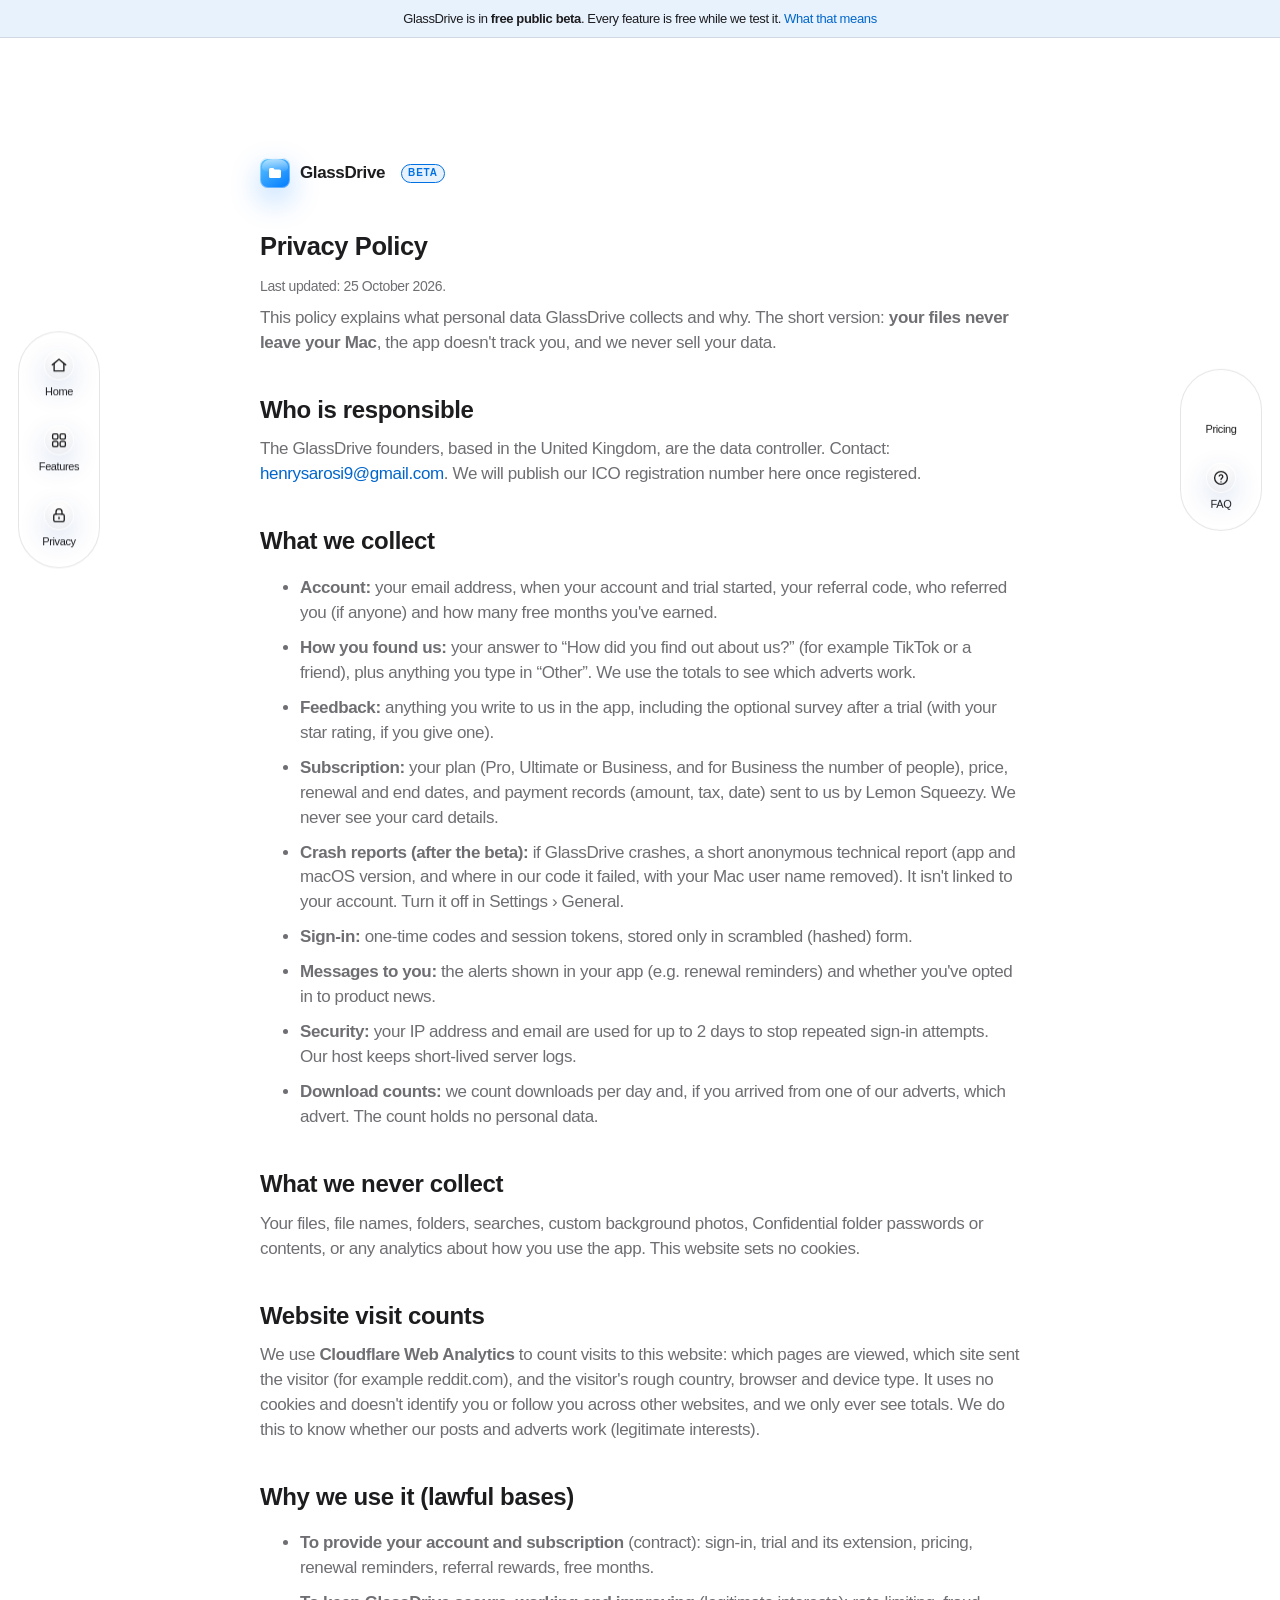
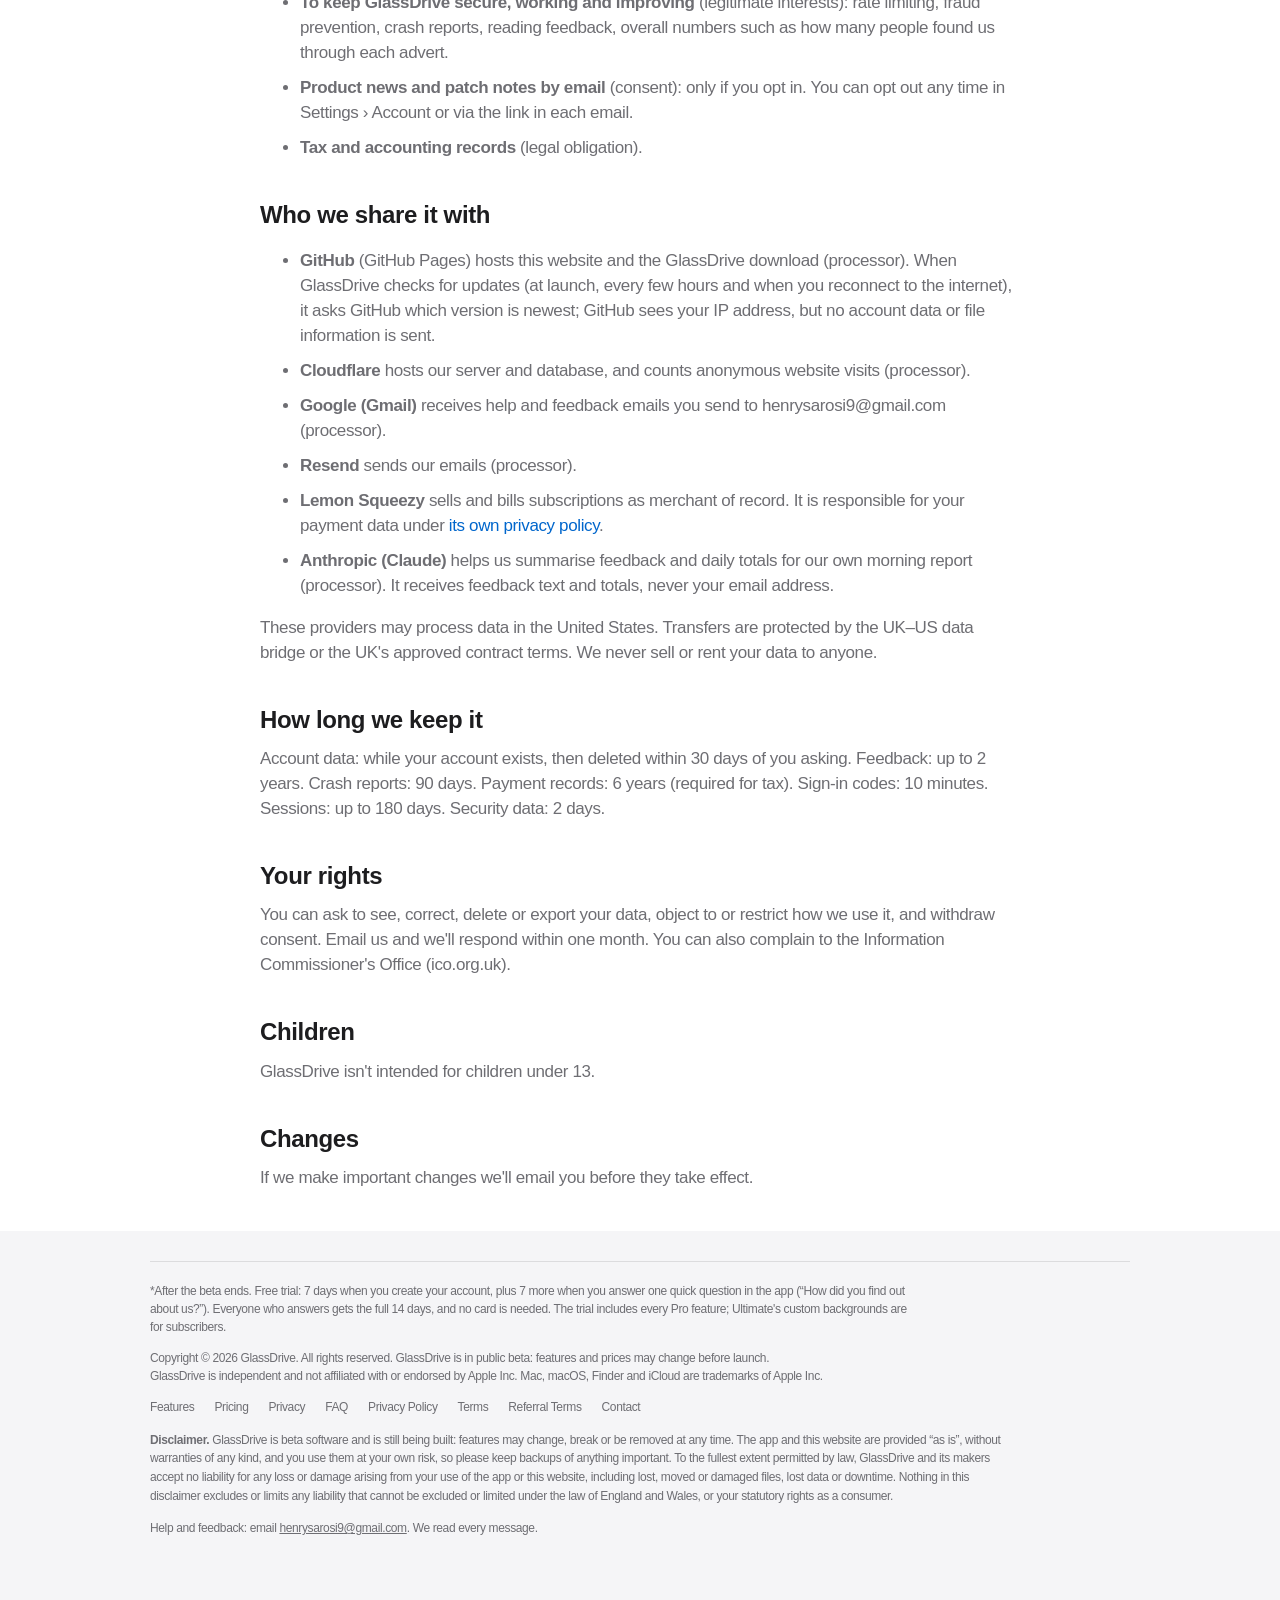
<file: privacy-policy.html>
<!doctype html>
<html lang="en-GB">
<head>
  <meta charset="utf-8">
  <meta name="viewport" content="width=device-width, initial-scale=1, viewport-fit=cover">
  <title>Privacy Policy · GlassDrive Beta</title>
  <meta name="description" content="What personal data GlassDrive collects and why. Your files never leave your Mac, and we never sell your data.">
  <meta name="color-scheme" content="light dark">
  <meta name="theme-color" content="#ffffff" media="(prefers-color-scheme: light)">
  <meta name="theme-color" content="#000000" media="(prefers-color-scheme: dark)">
  <link rel="canonical" href="https://somethingorotherogod.github.io/glassdrive/privacy-policy.html">
  <meta property="og:type" content="website">
  <meta property="og:url" content="https://somethingorotherogod.github.io/glassdrive/privacy-policy.html">
  <meta property="og:title" content="Privacy Policy · GlassDrive Beta">
  <meta property="og:description" content="What personal data GlassDrive collects and why. Your files never leave your Mac, and we never sell your data.">
  <meta property="og:image" content="https://somethingorotherogod.github.io/glassdrive/assets/link-preview.png">
  <meta name="twitter:card" content="summary_large_image">
  <link rel="icon" href="assets/favicon.svg" type="image/svg+xml">
  <link rel="stylesheet" href="assets/styles.css?v=ee64fd0741">
  <meta name="gd-download-size" content="6.1 MB">
  <script src="assets/main.js?v=61a7802930" defer></script>
  <!-- Cloudflare Web Analytics: anonymous visit counts, no cookies --><script type='module' src='https://static.cloudflareinsights.com/beacon.min.js' data-cf-beacon='{"token": "8d06422dcae5462bab96d76c0772247c"}'></script>
</head>
<body class="subpage" id="top">
  <nav class="rail left" aria-label="Pages">
    <a href="index.html" aria-label="Home"><span class="i"><svg width="18" height="18" viewBox="0 0 24 24" fill="none" stroke="currentColor" stroke-width="1.8" stroke-linecap="round" stroke-linejoin="round" aria-hidden="true"><path d="M3 11.5 12 4l9 7.5"/><path d="M5.5 10v9.5h13V10"/></svg></span>Home</a>
    <a href="features.html" aria-label="Features"><span class="i"><svg width="18" height="18" viewBox="0 0 24 24" fill="none" stroke="currentColor" stroke-width="1.8" stroke-linecap="round" stroke-linejoin="round" aria-hidden="true"><rect x="3.5" y="3.5" width="7" height="7" rx="1.8"/><rect x="13.5" y="3.5" width="7" height="7" rx="1.8"/><rect x="3.5" y="13.5" width="7" height="7" rx="1.8"/><rect x="13.5" y="13.5" width="7" height="7" rx="1.8"/></svg></span>Features</a>
    <a href="privacy.html" aria-label="Privacy"><span class="i"><svg width="18" height="18" viewBox="0 0 24 24" fill="none" stroke="currentColor" stroke-width="1.8" stroke-linecap="round" stroke-linejoin="round" aria-hidden="true"><rect x="5" y="10.5" width="14" height="10" rx="2.2"/><path d="M8 10.5V7.5a4 4 0 0 1 8 0v3"/><path d="M12 14.6v2"/></svg></span>Privacy</a>
  </nav>
  <nav class="rail right" aria-label="More pages">
    <a href="pricing.html" aria-label="Pricing"><span class="i"><svg width="18" height="18" viewBox="0 0 24 24" fill="none" stroke="currentColor" stroke-width="1.8" stroke-linecap="round" stroke-linejoin="round" aria-hidden="true"><path d="M20.5 13.5 13.5 20.5a2 2 0 0 1-2.8 0L3.5 13.3V3.5h9.8l7.2 7.2a2 2 0 0 1 0 2.8z"/><circle cx="8" cy="8" r="1.4"/></svg></span>Pricing</a>
    <a href="faq.html" aria-label="FAQ"><span class="i"><svg width="18" height="18" viewBox="0 0 24 24" fill="none" stroke="currentColor" stroke-width="1.8" stroke-linecap="round" stroke-linejoin="round" aria-hidden="true"><circle cx="12" cy="12" r="8.5"/><path d="M9.6 9.4a2.5 2.5 0 0 1 4.8.9c0 1.7-2.4 2.2-2.4 3.7"/><path d="M12 17.1v.1"/></svg></span>FAQ</a>
  </nav>
  <a class="btn float-dl" href="https://github.com/Somethingorotherogod/glassdrive/releases/latest/download/GlassDrive-Beta.dmg" download data-dl><svg width="17" height="17" viewBox="0 0 24 24" fill="none" stroke="currentColor" stroke-width="1.8" stroke-linecap="round" stroke-linejoin="round" aria-hidden="true"><path d="M12 3.5v11"/><path d="m7.5 10 4.5 4.5 4.5-4.5"/><path d="M4.5 19.5h15"/></svg>Download the beta</a>
  <div class="beta-bar">GlassDrive is in <strong>free public beta</strong>. Every feature is free while we test it. <a href="faq.html#beta">What that means</a></div>
  <main>
    <section class="page-hero">
      <div class="wrap legal">
        <a class="back-home" href="index.html"><span class="mini-icon"><svg width="16" height="16" viewBox="0 0 24 24" fill="#fff" aria-hidden="true"><path d="M3 6.8A2.3 2.3 0 0 1 5.3 4.5h4.2l2 2.1h7.2A2.3 2.3 0 0 1 21 8.9v8.3a2.3 2.3 0 0 1-2.3 2.3H5.3A2.3 2.3 0 0 1 3 17.2z"/></svg></span>GlassDrive <span class="beta-pill">Beta</span></a>
        <h1>Privacy Policy</h1>
        <p class="note">Last updated: 25 October 2026.</p>
        <p>This policy explains what personal data GlassDrive collects and why. The short version: <strong>your files never leave your Mac</strong>, the app doesn't track you, and we never sell your data.</p>
        <h2>Who is responsible</h2>
        <p>The GlassDrive founders, based in the United Kingdom, are the data controller. Contact: <a href="mailto:henrysarosi9@gmail.com">henrysarosi9@gmail.com</a>. We will publish our ICO registration number here once registered.</p>
        <h2>What we collect</h2>
        <ul>
          <li><strong>Account:</strong> your email address, when your account and trial started, your referral code, who referred you (if anyone) and how many free months you've earned.</li>
          <li><strong>How you found us:</strong> your answer to “How did you find out about us?” (for example TikTok or a friend), plus anything you type in “Other”. We use the totals to see which adverts work.</li>
          <li><strong>Feedback:</strong> anything you write to us in the app, including the optional survey after a trial (with your star rating, if you give one).</li>
          <li><strong>Subscription:</strong> your plan (Pro, Ultimate or Business, and for Business the number of people), price, renewal and end dates, and payment records (amount, tax, date) sent to us by Lemon Squeezy. We never see your card details.</li>
          <li><strong>Crash reports (after the beta):</strong> if GlassDrive crashes, a short anonymous technical report (app and macOS version, and where in our code it failed, with your Mac user name removed). It isn't linked to your account. Turn it off in Settings › General.</li>
          <li><strong>Sign-in:</strong> one-time codes and session tokens, stored only in scrambled (hashed) form.</li>
          <li><strong>Messages to you:</strong> the alerts shown in your app (e.g. renewal reminders) and whether you've opted in to product news.</li>
          <li><strong>Security:</strong> your IP address and email are used for up to 2 days to stop repeated sign-in attempts. Our host keeps short-lived server logs.</li>
          <li><strong>Download counts:</strong> we count downloads per day and, if you arrived from one of our adverts, which advert. The count holds no personal data.</li>
        </ul>
        <h2>What we never collect</h2>
        <p>Your files, file names, folders, searches, custom background photos, Confidential folder passwords or contents, or any analytics about how you use the app. This website sets no cookies.</p>
        <h2>Website visit counts</h2>
        <p>We use <strong>Cloudflare Web Analytics</strong> to count visits to this website: which pages are viewed, which site sent the visitor (for example reddit.com), and the visitor's rough country, browser and device type. It uses no cookies and doesn't identify you or follow you across other websites, and we only ever see totals. We do this to know whether our posts and adverts work (legitimate interests).</p>
        <h2>Why we use it (lawful bases)</h2>
        <ul>
          <li><strong>To provide your account and subscription</strong> (contract): sign-in, trial and its extension, pricing, renewal reminders, referral rewards, free months.</li>
          <li><strong>To keep GlassDrive secure, working and improving</strong> (legitimate interests): rate limiting, fraud prevention, crash reports, reading feedback, overall numbers such as how many people found us through each advert.</li>
          <li><strong>Product news and patch notes by email</strong> (consent): only if you opt in. You can opt out any time in Settings › Account or via the link in each email.</li>
          <li><strong>Tax and accounting records</strong> (legal obligation).</li>
        </ul>
        <h2>Who we share it with</h2>
        <ul>
          <li><strong>GitHub</strong> (GitHub Pages) hosts this website and the GlassDrive download (processor). When GlassDrive checks for updates (at launch, every few hours and when you reconnect to the internet), it asks GitHub which version is newest; GitHub sees your IP address, but no account data or file information is sent.</li>
          <li><strong>Cloudflare</strong> hosts our server and database, and counts anonymous website visits (processor).</li>
          <li><strong>Google (Gmail)</strong> receives help and feedback emails you send to henrysarosi9@gmail.com (processor).</li>
          <li><strong>Resend</strong> sends our emails (processor).</li>
          <li><strong>Lemon Squeezy</strong> sells and bills subscriptions as merchant of record. It is responsible for your payment data under <a href="https://www.lemonsqueezy.com/privacy" rel="noopener">its own privacy policy</a>.</li>
          <li><strong>Anthropic (Claude)</strong> helps us summarise feedback and daily totals for our own morning report (processor). It receives feedback text and totals, never your email address.</li>
        </ul>
        <p>These providers may process data in the United States. Transfers are protected by the UK–US data bridge or the UK's approved contract terms. We never sell or rent your data to anyone.</p>
        <h2>How long we keep it</h2>
        <p>Account data: while your account exists, then deleted within 30 days of you asking. Feedback: up to 2 years. Crash reports: 90 days. Payment records: 6 years (required for tax). Sign-in codes: 10 minutes. Sessions: up to 180 days. Security data: 2 days.</p>
        <h2>Your rights</h2>
        <p>You can ask to see, correct, delete or export your data, object to or restrict how we use it, and withdraw consent. Email us and we'll respond within one month. You can also complain to the Information Commissioner's Office (ico.org.uk).</p>
        <h2>Children</h2>
        <p>GlassDrive isn't intended for children under 13.</p>
        <h2>Changes</h2>
        <p>If we make important changes we'll email you before they take effect.</p>
      </div>
    </section>
  </main>
  <footer>
    <div class="wrap">
      <p class="footnote" id="trial-note">*After the beta ends. Free trial: 7 days when you create your account, plus 7 more when you answer one quick question in the app (“How did you find out about us?”). Everyone who answers gets the full 14 days, and no card is needed. The trial includes every Pro feature; Ultimate's custom backgrounds are for subscribers.</p>
      <span>Copyright © <span class="year">2026</span> GlassDrive. All rights reserved. GlassDrive is in public beta: features and prices may change before launch.<br>GlassDrive is independent and not affiliated with or endorsed by Apple Inc. Mac, macOS, Finder and iCloud are trademarks of Apple Inc.</span>
      <nav aria-label="Footer">
        <a href="features.html">Features</a><a href="pricing.html">Pricing</a><a href="privacy.html">Privacy</a><a href="faq.html">FAQ</a>
        <a href="privacy-policy.html">Privacy Policy</a><a href="terms.html">Terms</a><a href="referral-terms.html">Referral Terms</a><a href="mailto:henrysarosi9@gmail.com">Contact</a>
      </nav>
      <p class="disclaimer" id="disclaimer"><strong>Disclaimer.</strong> GlassDrive is beta software and is still being built: features may change, break or be removed at any time. The app and this website are provided “as is”, without warranties of any kind, and you use them at your own risk, so please keep backups of anything important. To the fullest extent permitted by law, GlassDrive and its makers accept no liability for any loss or damage arising from your use of the app or this website, including lost, moved or damaged files, lost data or downtime. Nothing in this disclaimer excludes or limits any liability that cannot be excluded or limited under the law of England and Wales, or your statutory rights as a consumer.</p>
      <p class="disclaimer">Help and feedback: email <a href="mailto:henrysarosi9@gmail.com?subject=GlassDrive%20help%20%2F%20feedback">henrysarosi9@gmail.com</a>. We read every message.</p>
    </div>
  </footer>
</body>
</html>
</file>
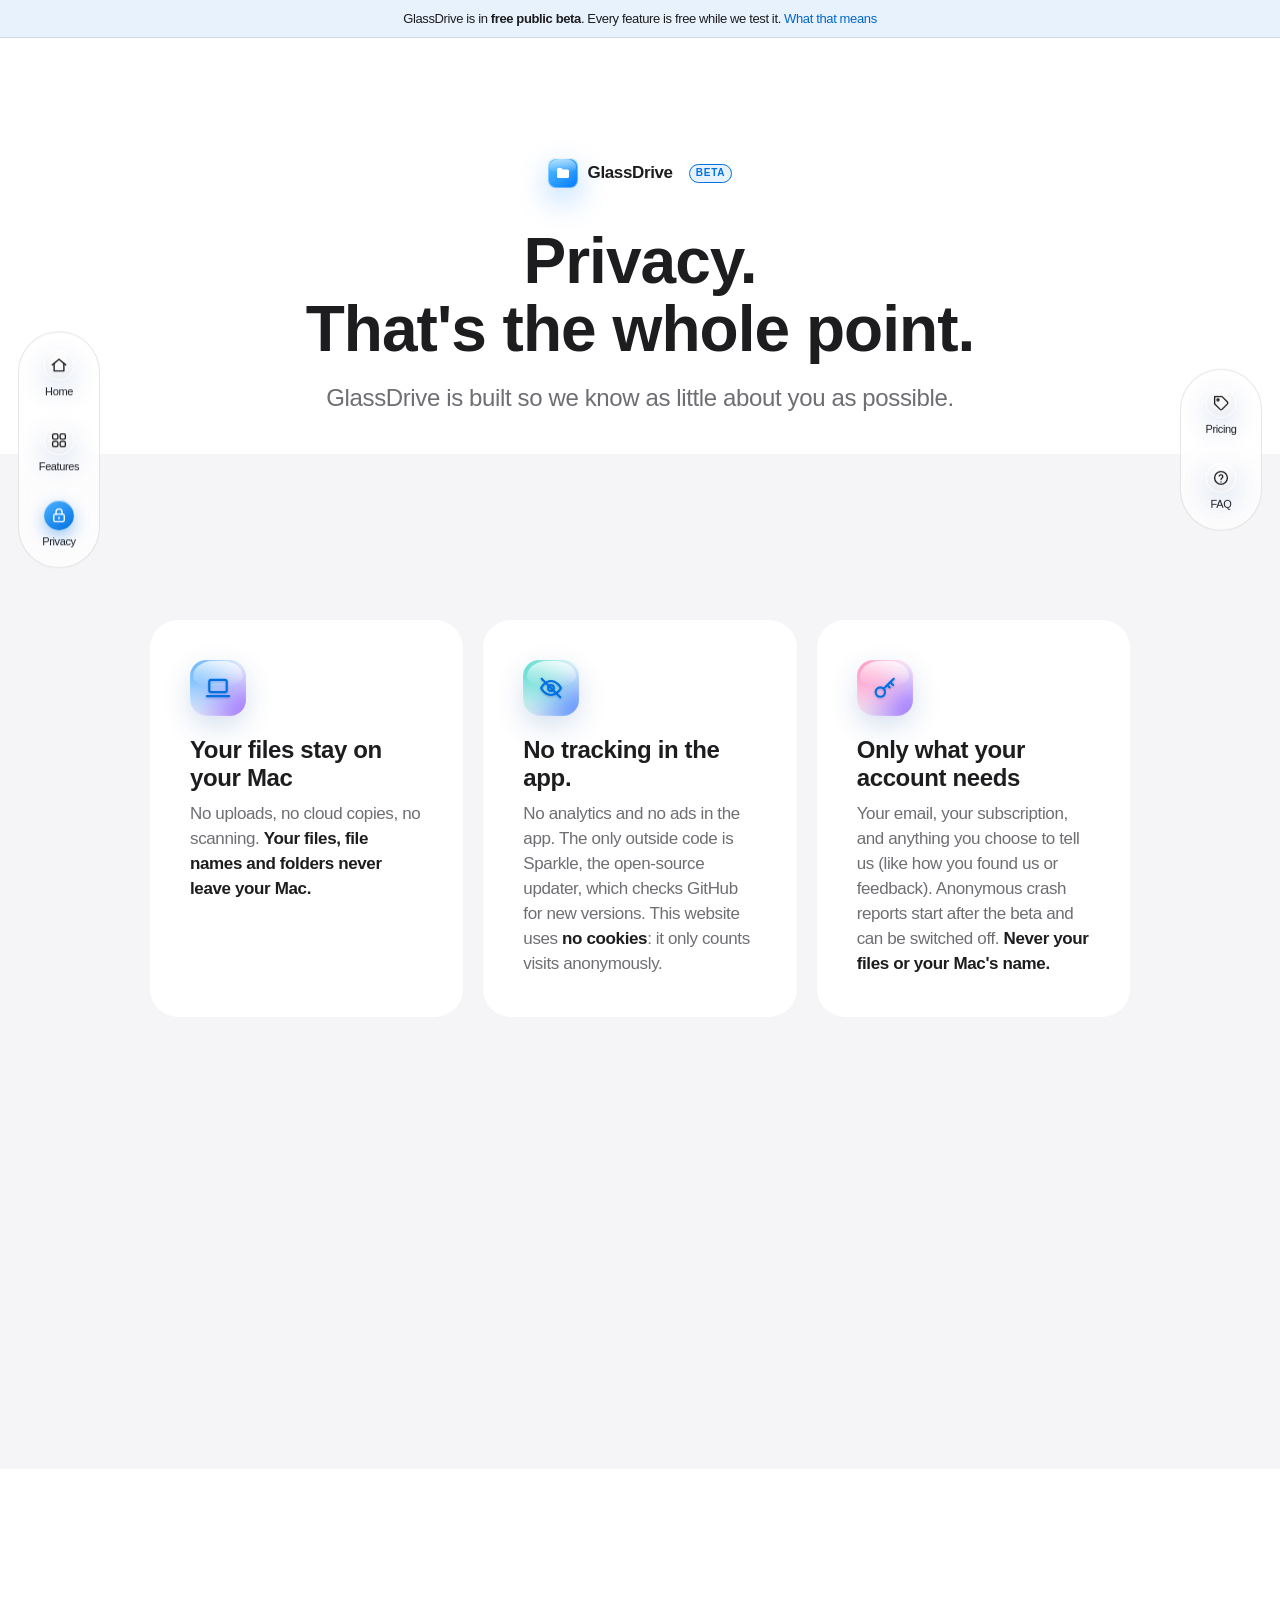
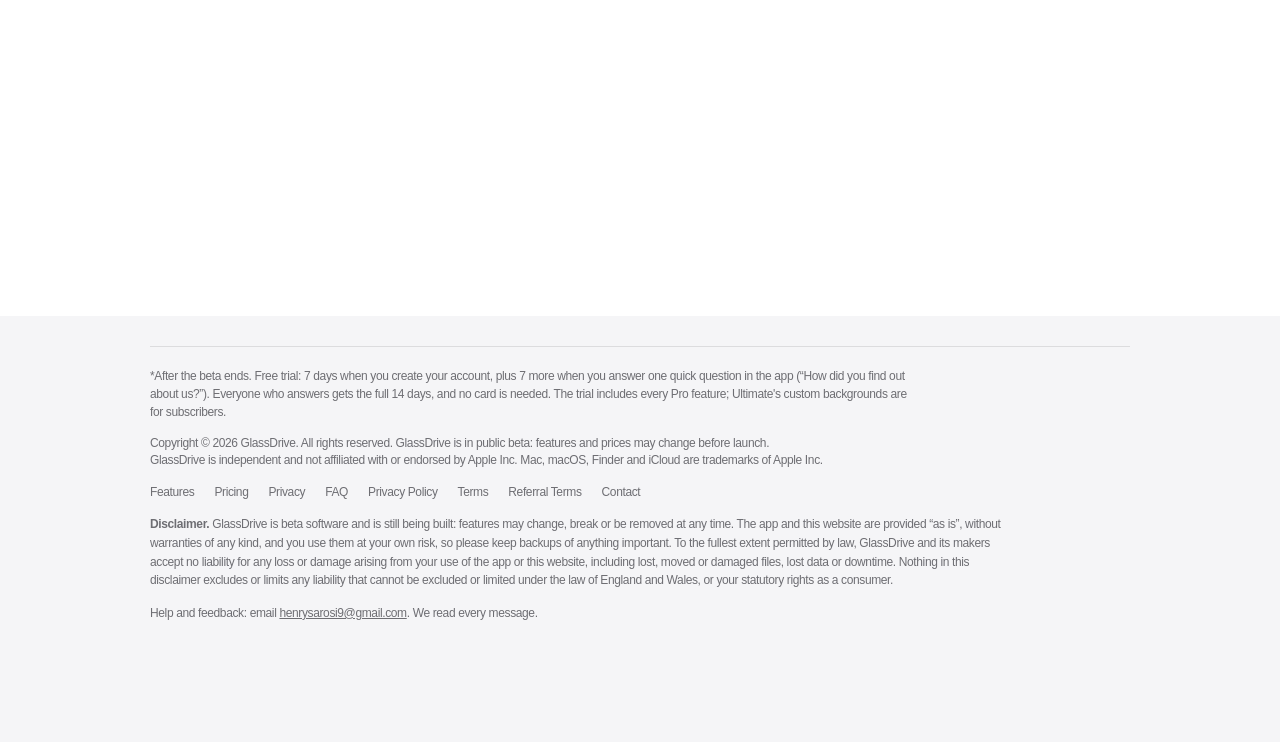
<file: privacy.html>
<!doctype html>
<html lang="en-GB">
<head>
  <meta charset="utf-8">
  <meta name="viewport" content="width=device-width, initial-scale=1, viewport-fit=cover">
  <title>Privacy · GlassDrive Beta</title>
  <meta name="description" content="Your files never leave your Mac. No tracking, no ads, and we never sell your data.">
  <meta name="color-scheme" content="light dark">
  <meta name="theme-color" content="#ffffff" media="(prefers-color-scheme: light)">
  <meta name="theme-color" content="#000000" media="(prefers-color-scheme: dark)">
  <link rel="canonical" href="https://somethingorotherogod.github.io/glassdrive/privacy.html">
  <meta property="og:type" content="website">
  <meta property="og:url" content="https://somethingorotherogod.github.io/glassdrive/privacy.html">
  <meta property="og:title" content="Privacy · GlassDrive Beta">
  <meta property="og:description" content="Your files never leave your Mac. No tracking, no ads, and we never sell your data.">
  <meta property="og:image" content="https://somethingorotherogod.github.io/glassdrive/assets/link-preview.png">
  <meta name="twitter:card" content="summary_large_image">
  <link rel="icon" href="assets/favicon.svg" type="image/svg+xml">
  <link rel="stylesheet" href="assets/styles.css?v=ee64fd0741">
  <meta name="gd-download-size" content="6.1 MB">
  <script src="assets/main.js?v=61a7802930" defer></script>
  <!-- Cloudflare Web Analytics: anonymous visit counts, no cookies --><script type='module' src='https://static.cloudflareinsights.com/beacon.min.js' data-cf-beacon='{"token": "8d06422dcae5462bab96d76c0772247c"}'></script>
</head>
<body class="subpage" id="top">
  <nav class="rail left" aria-label="Pages">
    <a href="index.html" aria-label="Home"><span class="i"><svg width="18" height="18" viewBox="0 0 24 24" fill="none" stroke="currentColor" stroke-width="1.8" stroke-linecap="round" stroke-linejoin="round" aria-hidden="true"><path d="M3 11.5 12 4l9 7.5"/><path d="M5.5 10v9.5h13V10"/></svg></span>Home</a>
    <a href="features.html" aria-label="Features"><span class="i"><svg width="18" height="18" viewBox="0 0 24 24" fill="none" stroke="currentColor" stroke-width="1.8" stroke-linecap="round" stroke-linejoin="round" aria-hidden="true"><rect x="3.5" y="3.5" width="7" height="7" rx="1.8"/><rect x="13.5" y="3.5" width="7" height="7" rx="1.8"/><rect x="3.5" y="13.5" width="7" height="7" rx="1.8"/><rect x="13.5" y="13.5" width="7" height="7" rx="1.8"/></svg></span>Features</a>
    <a href="privacy.html" aria-current="page" aria-label="Privacy"><span class="i"><svg width="18" height="18" viewBox="0 0 24 24" fill="none" stroke="currentColor" stroke-width="1.8" stroke-linecap="round" stroke-linejoin="round" aria-hidden="true"><rect x="5" y="10.5" width="14" height="10" rx="2.2"/><path d="M8 10.5V7.5a4 4 0 0 1 8 0v3"/><path d="M12 14.6v2"/></svg></span>Privacy</a>
  </nav>
  <nav class="rail right" aria-label="More pages">
    <a href="pricing.html" aria-label="Pricing"><span class="i"><svg width="18" height="18" viewBox="0 0 24 24" fill="none" stroke="currentColor" stroke-width="1.8" stroke-linecap="round" stroke-linejoin="round" aria-hidden="true"><path d="M20.5 13.5 13.5 20.5a2 2 0 0 1-2.8 0L3.5 13.3V3.5h9.8l7.2 7.2a2 2 0 0 1 0 2.8z"/><circle cx="8" cy="8" r="1.4"/></svg></span>Pricing</a>
    <a href="faq.html" aria-label="FAQ"><span class="i"><svg width="18" height="18" viewBox="0 0 24 24" fill="none" stroke="currentColor" stroke-width="1.8" stroke-linecap="round" stroke-linejoin="round" aria-hidden="true"><circle cx="12" cy="12" r="8.5"/><path d="M9.6 9.4a2.5 2.5 0 0 1 4.8.9c0 1.7-2.4 2.2-2.4 3.7"/><path d="M12 17.1v.1"/></svg></span>FAQ</a>
  </nav>
  <a class="btn float-dl" href="https://github.com/Somethingorotherogod/glassdrive/releases/latest/download/GlassDrive-Beta.dmg" download data-dl><svg width="17" height="17" viewBox="0 0 24 24" fill="none" stroke="currentColor" stroke-width="1.8" stroke-linecap="round" stroke-linejoin="round" aria-hidden="true"><path d="M12 3.5v11"/><path d="m7.5 10 4.5 4.5 4.5-4.5"/><path d="M4.5 19.5h15"/></svg>Download the beta</a>
  <div class="beta-bar">GlassDrive is in <strong>free public beta</strong>. Every feature is free while we test it. <a href="faq.html#beta">What that means</a></div>
  <main>
    <section class="page-hero center">
      <div class="wrap">
        <a class="back-home" href="index.html"><span class="mini-icon"><svg width="16" height="16" viewBox="0 0 24 24" fill="#fff" aria-hidden="true"><path d="M3 6.8A2.3 2.3 0 0 1 5.3 4.5h4.2l2 2.1h7.2A2.3 2.3 0 0 1 21 8.9v8.3a2.3 2.3 0 0 1-2.3 2.3H5.3A2.3 2.3 0 0 1 3 17.2z"/></svg></span>GlassDrive <span class="beta-pill">Beta</span></a>
        <h1 class="headline">Privacy.<br>That's the whole point.</h1>
        <p class="subhead">GlassDrive is built so we know as little about you as possible.</p>
      </div>
    </section>
    <section class="alt">
      <div class="wrap cards">
        <article class="card w"><div class="icon"><svg width="26" height="26" viewBox="0 0 24 24" fill="none" stroke="currentColor" stroke-width="1.8" stroke-linecap="round" stroke-linejoin="round" aria-hidden="true"><rect x="4.5" y="5" width="15" height="10.5" rx="1.6"/><path d="M2.5 19h19"/></svg></div><h3>Your files stay on your Mac</h3><p>No uploads, no cloud copies, no scanning. <strong>Your files, file names and folders never leave your Mac.</strong></p></article>
        <article class="card w"><div class="icon"><svg width="26" height="26" viewBox="0 0 24 24" fill="none" stroke="currentColor" stroke-width="1.8" stroke-linecap="round" stroke-linejoin="round" aria-hidden="true"><path d="M3.5 12S6.5 6 12 6s8.5 6 8.5 6-3 6-8.5 6-8.5-6-8.5-6z"/><circle cx="12" cy="12" r="2.5"/><path d="M4 4l16 16"/></svg></div><h3>No tracking in the app.</h3><p>No analytics and no ads in the app. The only outside code is Sparkle, the open-source updater, which checks GitHub for new versions. This website uses <strong>no cookies</strong>: it only counts visits anonymously.</p></article>
        <article class="card w"><div class="icon"><svg width="26" height="26" viewBox="0 0 24 24" fill="none" stroke="currentColor" stroke-width="1.8" stroke-linecap="round" stroke-linejoin="round" aria-hidden="true"><circle cx="8" cy="15.5" r="4"/><path d="M10.8 12.7 19.5 4"/><path d="m16.5 7 2.5 2.5"/><path d="m14 9.5 2 2"/></svg></div><h3>Only what your account needs</h3><p>Your email, your subscription, and anything you choose to tell us (like how you found us or feedback). Anonymous crash reports start after the beta and can be switched off. <strong>Never your files or your Mac's name.</strong></p></article>
        <article class="card w"><div class="icon"><svg width="26" height="26" viewBox="0 0 24 24" fill="none" stroke="currentColor" stroke-width="1.8" stroke-linecap="round" stroke-linejoin="round" aria-hidden="true"><rect x="5" y="10.5" width="14" height="10" rx="2.2"/><path d="M8 10.5V7.5a4 4 0 0 1 8 0v3"/><path d="M12 14.6v2"/></svg></div><h3>Passwords we can't see</h3><p>Confidential folders use Apple's built-in AES-256 encryption. <strong>We never store your password and can't recover it.</strong></p></article>
        <article class="card w"><div class="icon"><svg width="26" height="26" viewBox="0 0 24 24" fill="none" stroke="currentColor" stroke-width="1.8" stroke-linecap="round" stroke-linejoin="round" aria-hidden="true"><path d="M3.5 12S6.5 6 12 6s8.5 6 8.5 6-3 6-8.5 6-8.5-6-8.5-6z"/><circle cx="12" cy="12" r="2.5"/><path d="M4 4l16 16"/></svg></div><h3>Hidden from Spotlight</h3><p>Locked folders are excluded from Spotlight, so file names inside them don't show up anywhere else.</p></article>
        <article class="card w"><div class="icon"><svg width="26" height="26" viewBox="0 0 24 24" fill="none" stroke="currentColor" stroke-width="1.8" stroke-linecap="round" stroke-linejoin="round" aria-hidden="true"><rect x="3" y="5.5" width="18" height="13" rx="2.5"/><path d="M3 10h18"/><path d="M6.5 15h3"/></svg></div><h3>We never see your card</h3><p>Payments are handled by Lemon Squeezy, a merchant of record. <strong>We receive only your email and order.</strong></p></article>
      </div>
    </section>
    <section class="center">
      <div class="wrap why-charge w">
        <h2 class="headline">Why we charge.</h2>
        <p>“Free” apps often make their money by selling your data to brokers. <strong>We charge a small fee so we never have to.</strong></p>
        <div class="cta-row"><a class="btn" href="pricing.html">See pricing</a><a class="more" href="privacy-policy.html">Read the full Privacy Policy</a></div>
      </div>
    </section>
  </main>
  <footer>
    <div class="wrap">
      <p class="footnote" id="trial-note">*After the beta ends. Free trial: 7 days when you create your account, plus 7 more when you answer one quick question in the app (“How did you find out about us?”). Everyone who answers gets the full 14 days, and no card is needed. The trial includes every Pro feature; Ultimate's custom backgrounds are for subscribers.</p>
      <span>Copyright © <span class="year">2026</span> GlassDrive. All rights reserved. GlassDrive is in public beta: features and prices may change before launch.<br>GlassDrive is independent and not affiliated with or endorsed by Apple Inc. Mac, macOS, Finder and iCloud are trademarks of Apple Inc.</span>
      <nav aria-label="Footer">
        <a href="features.html">Features</a><a href="pricing.html">Pricing</a><a href="privacy.html">Privacy</a><a href="faq.html">FAQ</a>
        <a href="privacy-policy.html">Privacy Policy</a><a href="terms.html">Terms</a><a href="referral-terms.html">Referral Terms</a><a href="mailto:henrysarosi9@gmail.com">Contact</a>
      </nav>
      <p class="disclaimer" id="disclaimer"><strong>Disclaimer.</strong> GlassDrive is beta software and is still being built: features may change, break or be removed at any time. The app and this website are provided “as is”, without warranties of any kind, and you use them at your own risk, so please keep backups of anything important. To the fullest extent permitted by law, GlassDrive and its makers accept no liability for any loss or damage arising from your use of the app or this website, including lost, moved or damaged files, lost data or downtime. Nothing in this disclaimer excludes or limits any liability that cannot be excluded or limited under the law of England and Wales, or your statutory rights as a consumer.</p>
      <p class="disclaimer">Help and feedback: email <a href="mailto:henrysarosi9@gmail.com?subject=GlassDrive%20help%20%2F%20feedback">henrysarosi9@gmail.com</a>. We read every message.</p>
    </div>
  </footer>
</body>
</html>
</file>
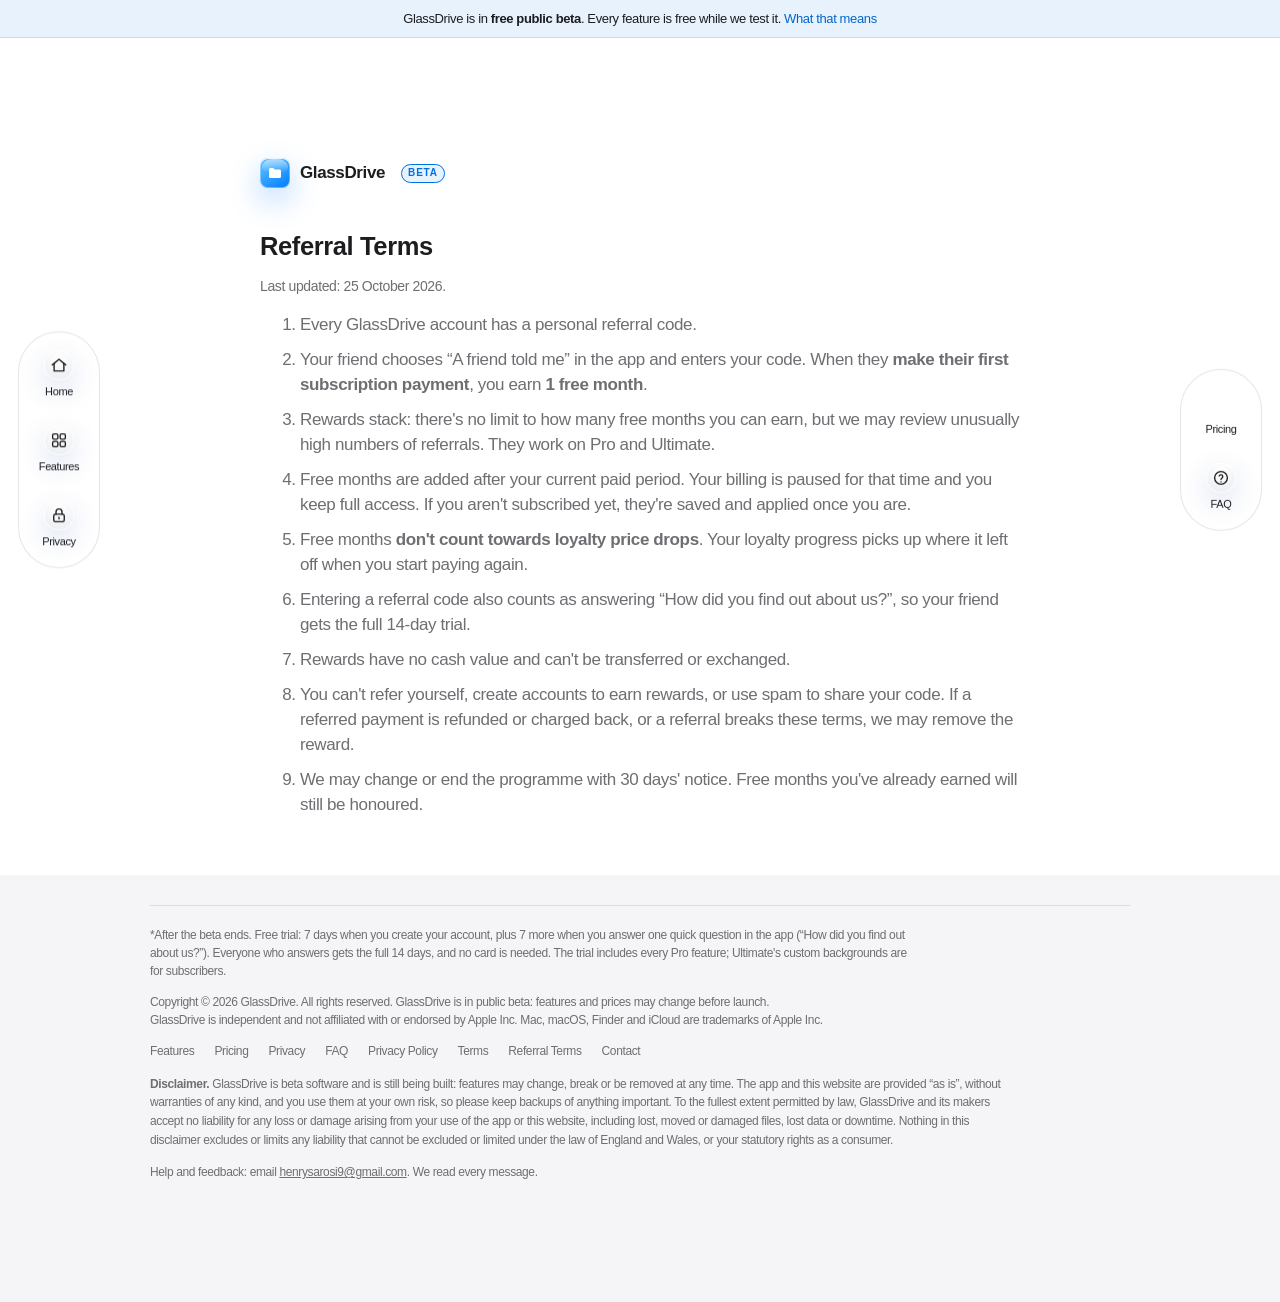
<file: referral-terms.html>
<!doctype html>
<html lang="en-GB">
<head>
  <meta charset="utf-8">
  <meta name="viewport" content="width=device-width, initial-scale=1, viewport-fit=cover">
  <title>Referral Terms · GlassDrive Beta</title>
  <meta name="description" content="How GlassDrive referrals work: a free month for every friend who subscribes with your code.">
  <meta name="color-scheme" content="light dark">
  <meta name="theme-color" content="#ffffff" media="(prefers-color-scheme: light)">
  <meta name="theme-color" content="#000000" media="(prefers-color-scheme: dark)">
  <link rel="canonical" href="https://somethingorotherogod.github.io/glassdrive/referral-terms.html">
  <meta property="og:type" content="website">
  <meta property="og:url" content="https://somethingorotherogod.github.io/glassdrive/referral-terms.html">
  <meta property="og:title" content="Referral Terms · GlassDrive Beta">
  <meta property="og:description" content="How GlassDrive referrals work: a free month for every friend who subscribes with your code.">
  <meta property="og:image" content="https://somethingorotherogod.github.io/glassdrive/assets/link-preview.png">
  <meta name="twitter:card" content="summary_large_image">
  <link rel="icon" href="assets/favicon.svg" type="image/svg+xml">
  <link rel="stylesheet" href="assets/styles.css?v=ee64fd0741">
  <meta name="gd-download-size" content="6.1 MB">
  <script src="assets/main.js?v=61a7802930" defer></script>
  <!-- Cloudflare Web Analytics: anonymous visit counts, no cookies --><script type='module' src='https://static.cloudflareinsights.com/beacon.min.js' data-cf-beacon='{"token": "8d06422dcae5462bab96d76c0772247c"}'></script>
</head>
<body class="subpage" id="top">
  <nav class="rail left" aria-label="Pages">
    <a href="index.html" aria-label="Home"><span class="i"><svg width="18" height="18" viewBox="0 0 24 24" fill="none" stroke="currentColor" stroke-width="1.8" stroke-linecap="round" stroke-linejoin="round" aria-hidden="true"><path d="M3 11.5 12 4l9 7.5"/><path d="M5.5 10v9.5h13V10"/></svg></span>Home</a>
    <a href="features.html" aria-label="Features"><span class="i"><svg width="18" height="18" viewBox="0 0 24 24" fill="none" stroke="currentColor" stroke-width="1.8" stroke-linecap="round" stroke-linejoin="round" aria-hidden="true"><rect x="3.5" y="3.5" width="7" height="7" rx="1.8"/><rect x="13.5" y="3.5" width="7" height="7" rx="1.8"/><rect x="3.5" y="13.5" width="7" height="7" rx="1.8"/><rect x="13.5" y="13.5" width="7" height="7" rx="1.8"/></svg></span>Features</a>
    <a href="privacy.html" aria-label="Privacy"><span class="i"><svg width="18" height="18" viewBox="0 0 24 24" fill="none" stroke="currentColor" stroke-width="1.8" stroke-linecap="round" stroke-linejoin="round" aria-hidden="true"><rect x="5" y="10.5" width="14" height="10" rx="2.2"/><path d="M8 10.5V7.5a4 4 0 0 1 8 0v3"/><path d="M12 14.6v2"/></svg></span>Privacy</a>
  </nav>
  <nav class="rail right" aria-label="More pages">
    <a href="pricing.html" aria-label="Pricing"><span class="i"><svg width="18" height="18" viewBox="0 0 24 24" fill="none" stroke="currentColor" stroke-width="1.8" stroke-linecap="round" stroke-linejoin="round" aria-hidden="true"><path d="M20.5 13.5 13.5 20.5a2 2 0 0 1-2.8 0L3.5 13.3V3.5h9.8l7.2 7.2a2 2 0 0 1 0 2.8z"/><circle cx="8" cy="8" r="1.4"/></svg></span>Pricing</a>
    <a href="faq.html" aria-label="FAQ"><span class="i"><svg width="18" height="18" viewBox="0 0 24 24" fill="none" stroke="currentColor" stroke-width="1.8" stroke-linecap="round" stroke-linejoin="round" aria-hidden="true"><circle cx="12" cy="12" r="8.5"/><path d="M9.6 9.4a2.5 2.5 0 0 1 4.8.9c0 1.7-2.4 2.2-2.4 3.7"/><path d="M12 17.1v.1"/></svg></span>FAQ</a>
  </nav>
  <a class="btn float-dl" href="https://github.com/Somethingorotherogod/glassdrive/releases/latest/download/GlassDrive-Beta.dmg" download data-dl><svg width="17" height="17" viewBox="0 0 24 24" fill="none" stroke="currentColor" stroke-width="1.8" stroke-linecap="round" stroke-linejoin="round" aria-hidden="true"><path d="M12 3.5v11"/><path d="m7.5 10 4.5 4.5 4.5-4.5"/><path d="M4.5 19.5h15"/></svg>Download the beta</a>
  <div class="beta-bar">GlassDrive is in <strong>free public beta</strong>. Every feature is free while we test it. <a href="faq.html#beta">What that means</a></div>
  <main>
    <section class="page-hero">
      <div class="wrap legal">
        <a class="back-home" href="index.html"><span class="mini-icon"><svg width="16" height="16" viewBox="0 0 24 24" fill="#fff" aria-hidden="true"><path d="M3 6.8A2.3 2.3 0 0 1 5.3 4.5h4.2l2 2.1h7.2A2.3 2.3 0 0 1 21 8.9v8.3a2.3 2.3 0 0 1-2.3 2.3H5.3A2.3 2.3 0 0 1 3 17.2z"/></svg></span>GlassDrive <span class="beta-pill">Beta</span></a>
        <h1>Referral Terms</h1>
        <p class="note">Last updated: 25 October 2026.</p>
        <ol>
          <li>Every GlassDrive account has a personal referral code.</li>
          <li>Your friend chooses “A friend told me” in the app and enters your code. When they <strong>make their first subscription payment</strong>, you earn <strong>1 free month</strong>.</li>
          <li>Rewards stack: there's no limit to how many free months you can earn, but we may review unusually high numbers of referrals. They work on Pro and Ultimate.</li>
          <li>Free months are added after your current paid period. Your billing is paused for that time and you keep full access. If you aren't subscribed yet, they're saved and applied once you are.</li>
          <li>Free months <strong>don't count towards loyalty price drops</strong>. Your loyalty progress picks up where it left off when you start paying again.</li>
          <li>Entering a referral code also counts as answering “How did you find out about us?”, so your friend gets the full 14-day trial.</li>
          <li>Rewards have no cash value and can't be transferred or exchanged.</li>
          <li>You can't refer yourself, create accounts to earn rewards, or use spam to share your code. If a referred payment is refunded or charged back, or a referral breaks these terms, we may remove the reward.</li>
          <li>We may change or end the programme with 30 days' notice. Free months you've already earned will still be honoured.</li>
        </ol>
      </div>
    </section>
  </main>
  <footer>
    <div class="wrap">
      <p class="footnote" id="trial-note">*After the beta ends. Free trial: 7 days when you create your account, plus 7 more when you answer one quick question in the app (“How did you find out about us?”). Everyone who answers gets the full 14 days, and no card is needed. The trial includes every Pro feature; Ultimate's custom backgrounds are for subscribers.</p>
      <span>Copyright © <span class="year">2026</span> GlassDrive. All rights reserved. GlassDrive is in public beta: features and prices may change before launch.<br>GlassDrive is independent and not affiliated with or endorsed by Apple Inc. Mac, macOS, Finder and iCloud are trademarks of Apple Inc.</span>
      <nav aria-label="Footer">
        <a href="features.html">Features</a><a href="pricing.html">Pricing</a><a href="privacy.html">Privacy</a><a href="faq.html">FAQ</a>
        <a href="privacy-policy.html">Privacy Policy</a><a href="terms.html">Terms</a><a href="referral-terms.html">Referral Terms</a><a href="mailto:henrysarosi9@gmail.com">Contact</a>
      </nav>
      <p class="disclaimer" id="disclaimer"><strong>Disclaimer.</strong> GlassDrive is beta software and is still being built: features may change, break or be removed at any time. The app and this website are provided “as is”, without warranties of any kind, and you use them at your own risk, so please keep backups of anything important. To the fullest extent permitted by law, GlassDrive and its makers accept no liability for any loss or damage arising from your use of the app or this website, including lost, moved or damaged files, lost data or downtime. Nothing in this disclaimer excludes or limits any liability that cannot be excluded or limited under the law of England and Wales, or your statutory rights as a consumer.</p>
      <p class="disclaimer">Help and feedback: email <a href="mailto:henrysarosi9@gmail.com?subject=GlassDrive%20help%20%2F%20feedback">henrysarosi9@gmail.com</a>. We read every message.</p>
    </div>
  </footer>
</body>
</html>
</file>
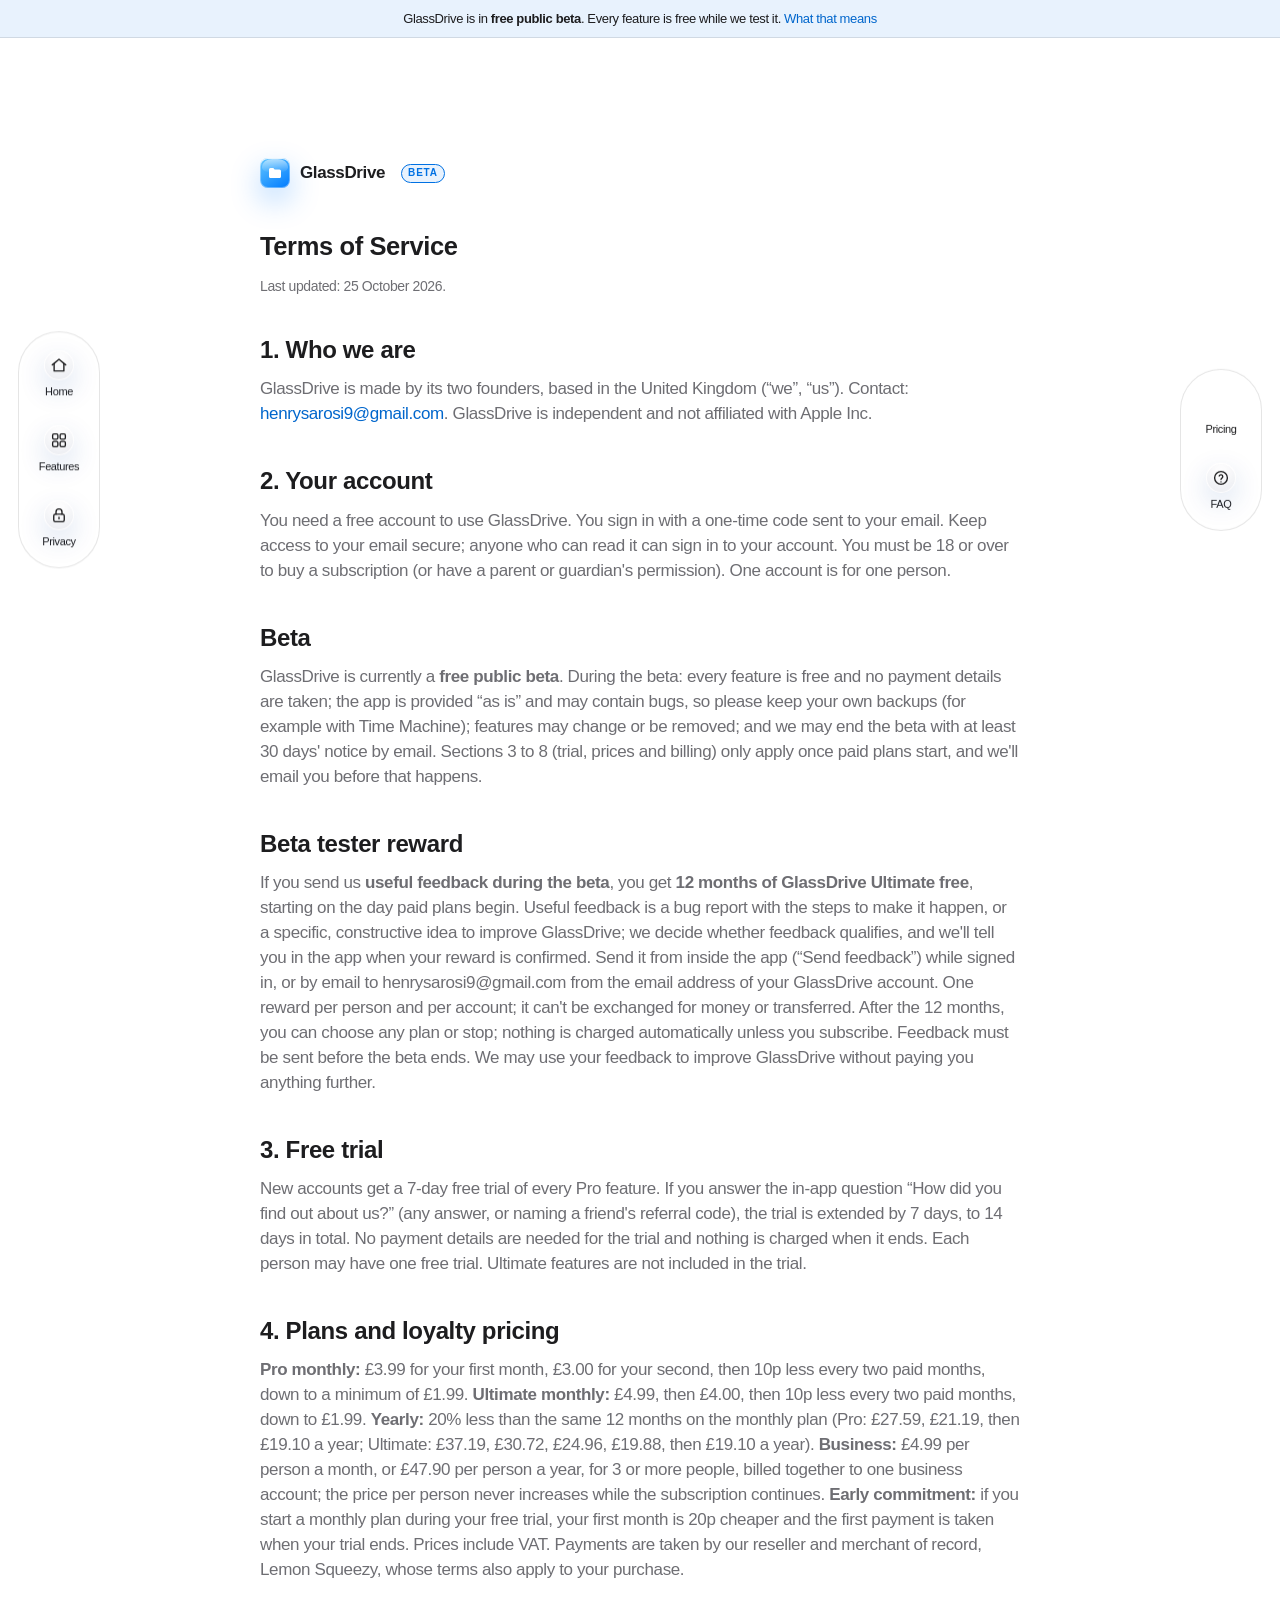
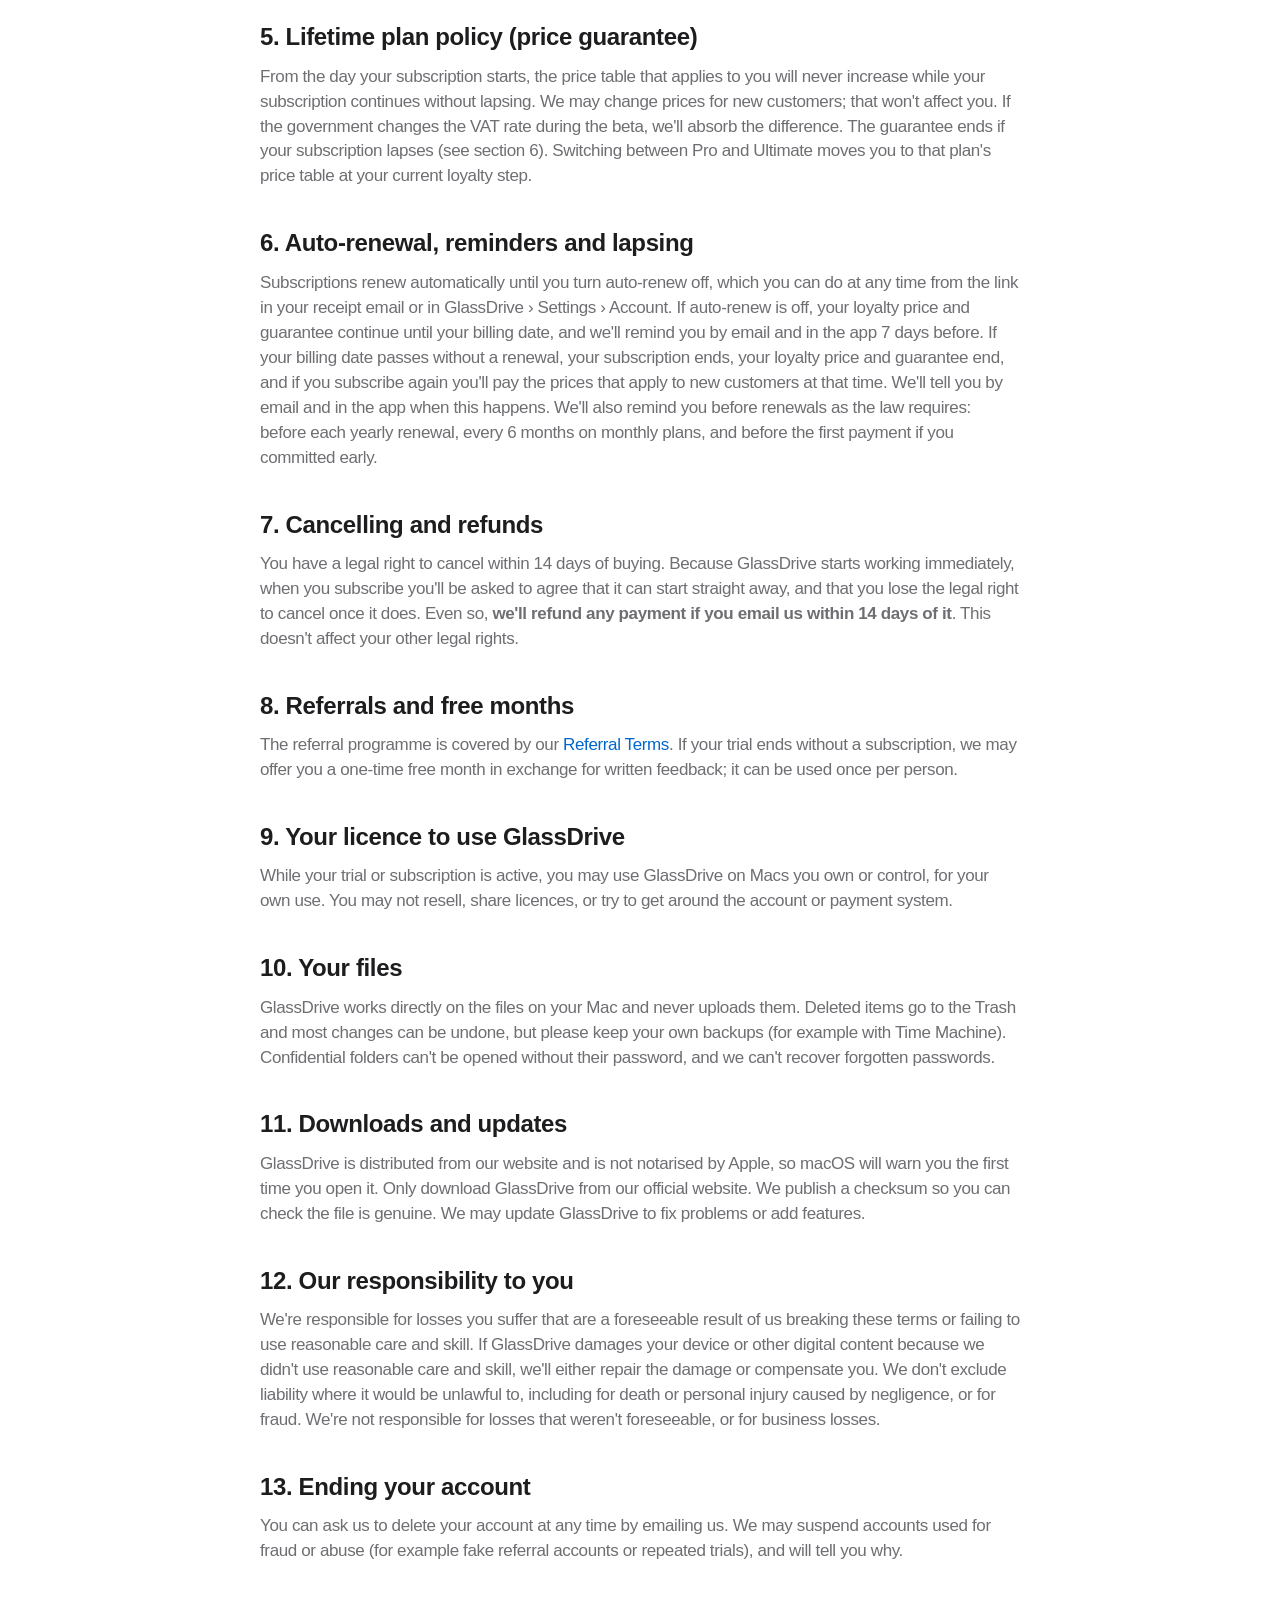
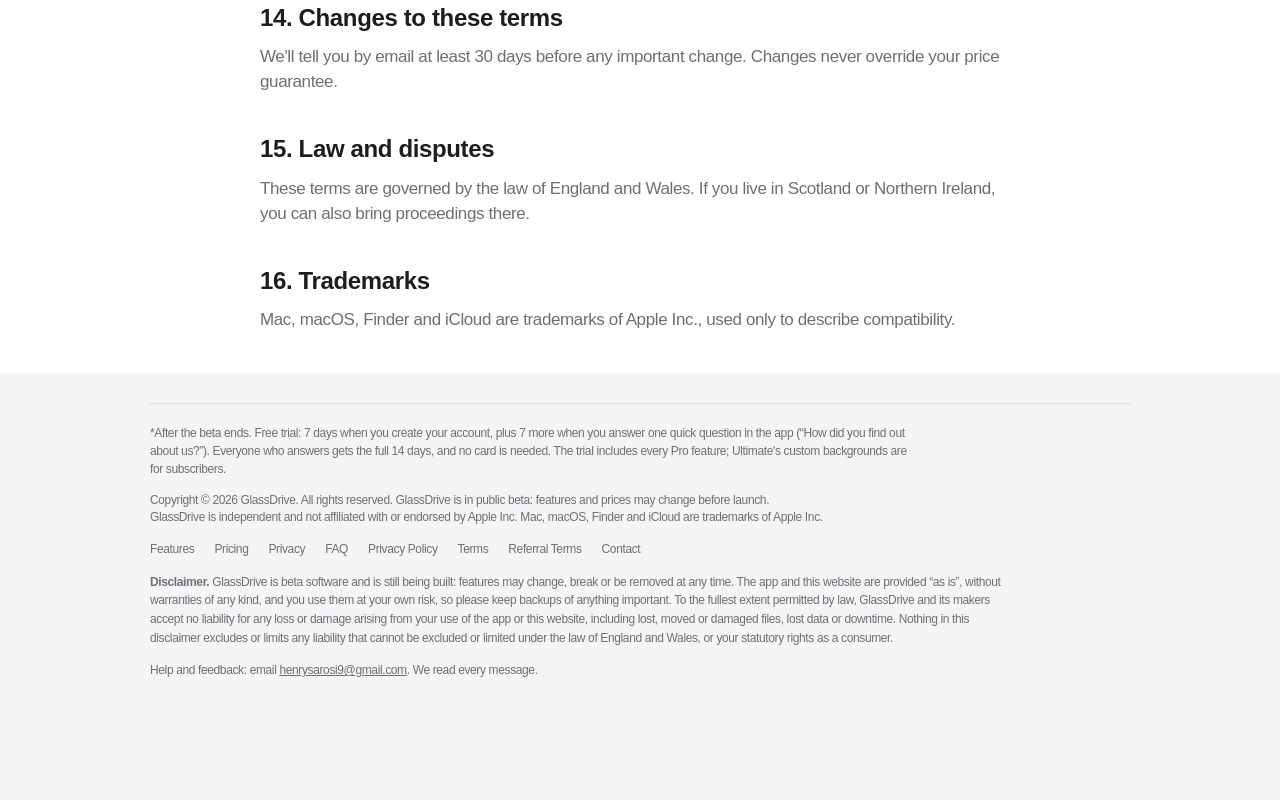
<file: terms.html>
<!doctype html>
<html lang="en-GB">
<head>
  <meta charset="utf-8">
  <meta name="viewport" content="width=device-width, initial-scale=1, viewport-fit=cover">
  <title>Terms of Service · GlassDrive Beta</title>
  <meta name="description" content="GlassDrive's terms of service: the free beta, the tester reward, trials, loyalty pricing, renewals and refunds.">
  <meta name="color-scheme" content="light dark">
  <meta name="theme-color" content="#ffffff" media="(prefers-color-scheme: light)">
  <meta name="theme-color" content="#000000" media="(prefers-color-scheme: dark)">
  <link rel="canonical" href="https://somethingorotherogod.github.io/glassdrive/terms.html">
  <meta property="og:type" content="website">
  <meta property="og:url" content="https://somethingorotherogod.github.io/glassdrive/terms.html">
  <meta property="og:title" content="Terms of Service · GlassDrive Beta">
  <meta property="og:description" content="GlassDrive's terms of service: the free beta, the tester reward, trials, loyalty pricing, renewals and refunds.">
  <meta property="og:image" content="https://somethingorotherogod.github.io/glassdrive/assets/link-preview.png">
  <meta name="twitter:card" content="summary_large_image">
  <link rel="icon" href="assets/favicon.svg" type="image/svg+xml">
  <link rel="stylesheet" href="assets/styles.css?v=ee64fd0741">
  <meta name="gd-download-size" content="6.1 MB">
  <script src="assets/main.js?v=61a7802930" defer></script>
  <!-- Cloudflare Web Analytics: anonymous visit counts, no cookies --><script type='module' src='https://static.cloudflareinsights.com/beacon.min.js' data-cf-beacon='{"token": "8d06422dcae5462bab96d76c0772247c"}'></script>
</head>
<body class="subpage" id="top">
  <nav class="rail left" aria-label="Pages">
    <a href="index.html" aria-label="Home"><span class="i"><svg width="18" height="18" viewBox="0 0 24 24" fill="none" stroke="currentColor" stroke-width="1.8" stroke-linecap="round" stroke-linejoin="round" aria-hidden="true"><path d="M3 11.5 12 4l9 7.5"/><path d="M5.5 10v9.5h13V10"/></svg></span>Home</a>
    <a href="features.html" aria-label="Features"><span class="i"><svg width="18" height="18" viewBox="0 0 24 24" fill="none" stroke="currentColor" stroke-width="1.8" stroke-linecap="round" stroke-linejoin="round" aria-hidden="true"><rect x="3.5" y="3.5" width="7" height="7" rx="1.8"/><rect x="13.5" y="3.5" width="7" height="7" rx="1.8"/><rect x="3.5" y="13.5" width="7" height="7" rx="1.8"/><rect x="13.5" y="13.5" width="7" height="7" rx="1.8"/></svg></span>Features</a>
    <a href="privacy.html" aria-label="Privacy"><span class="i"><svg width="18" height="18" viewBox="0 0 24 24" fill="none" stroke="currentColor" stroke-width="1.8" stroke-linecap="round" stroke-linejoin="round" aria-hidden="true"><rect x="5" y="10.5" width="14" height="10" rx="2.2"/><path d="M8 10.5V7.5a4 4 0 0 1 8 0v3"/><path d="M12 14.6v2"/></svg></span>Privacy</a>
  </nav>
  <nav class="rail right" aria-label="More pages">
    <a href="pricing.html" aria-label="Pricing"><span class="i"><svg width="18" height="18" viewBox="0 0 24 24" fill="none" stroke="currentColor" stroke-width="1.8" stroke-linecap="round" stroke-linejoin="round" aria-hidden="true"><path d="M20.5 13.5 13.5 20.5a2 2 0 0 1-2.8 0L3.5 13.3V3.5h9.8l7.2 7.2a2 2 0 0 1 0 2.8z"/><circle cx="8" cy="8" r="1.4"/></svg></span>Pricing</a>
    <a href="faq.html" aria-label="FAQ"><span class="i"><svg width="18" height="18" viewBox="0 0 24 24" fill="none" stroke="currentColor" stroke-width="1.8" stroke-linecap="round" stroke-linejoin="round" aria-hidden="true"><circle cx="12" cy="12" r="8.5"/><path d="M9.6 9.4a2.5 2.5 0 0 1 4.8.9c0 1.7-2.4 2.2-2.4 3.7"/><path d="M12 17.1v.1"/></svg></span>FAQ</a>
  </nav>
  <a class="btn float-dl" href="https://github.com/Somethingorotherogod/glassdrive/releases/latest/download/GlassDrive-Beta.dmg" download data-dl><svg width="17" height="17" viewBox="0 0 24 24" fill="none" stroke="currentColor" stroke-width="1.8" stroke-linecap="round" stroke-linejoin="round" aria-hidden="true"><path d="M12 3.5v11"/><path d="m7.5 10 4.5 4.5 4.5-4.5"/><path d="M4.5 19.5h15"/></svg>Download the beta</a>
  <div class="beta-bar">GlassDrive is in <strong>free public beta</strong>. Every feature is free while we test it. <a href="faq.html#beta">What that means</a></div>
  <main>
    <section class="page-hero">
      <div class="wrap legal">
        <a class="back-home" href="index.html"><span class="mini-icon"><svg width="16" height="16" viewBox="0 0 24 24" fill="#fff" aria-hidden="true"><path d="M3 6.8A2.3 2.3 0 0 1 5.3 4.5h4.2l2 2.1h7.2A2.3 2.3 0 0 1 21 8.9v8.3a2.3 2.3 0 0 1-2.3 2.3H5.3A2.3 2.3 0 0 1 3 17.2z"/></svg></span>GlassDrive <span class="beta-pill">Beta</span></a>
        <h1>Terms of Service</h1>
        <p class="note">Last updated: 25 October 2026.</p>
        <h2>1. Who we are</h2>
        <p>GlassDrive is made by its two founders, based in the United Kingdom (“we”, “us”). Contact: <a href="mailto:henrysarosi9@gmail.com">henrysarosi9@gmail.com</a>. GlassDrive is independent and not affiliated with Apple Inc.</p>
        <h2>2. Your account</h2>
        <p>You need a free account to use GlassDrive. You sign in with a one-time code sent to your email. Keep access to your email secure; anyone who can read it can sign in to your account. You must be 18 or over to buy a subscription (or have a parent or guardian's permission). One account is for one person.</p>
        <h2>Beta</h2>
        <p>GlassDrive is currently a <strong>free public beta</strong>. During the beta: every feature is free and no payment details are taken; the app is provided “as is” and may contain bugs, so please keep your own backups (for example with Time Machine); features may change or be removed; and we may end the beta with at least 30 days' notice by email. Sections 3 to 8 (trial, prices and billing) only apply once paid plans start, and we'll email you before that happens.</p>
        <h2 id="tester-reward">Beta tester reward</h2>
        <p>If you send us <strong>useful feedback during the beta</strong>, you get <strong>12 months of GlassDrive Ultimate free</strong>, starting on the day paid plans begin. Useful feedback is a bug report with the steps to make it happen, or a specific, constructive idea to improve GlassDrive; we decide whether feedback qualifies, and we'll tell you in the app when your reward is confirmed. Send it from inside the app (“Send feedback”) while signed in, or by email to henrysarosi9@gmail.com from the email address of your GlassDrive account. One reward per person and per account; it can't be exchanged for money or transferred. After the 12 months, you can choose any plan or stop; nothing is charged automatically unless you subscribe. Feedback must be sent before the beta ends. We may use your feedback to improve GlassDrive without paying you anything further.</p>
        <h2>3. Free trial</h2>
        <p>New accounts get a 7-day free trial of every Pro feature. If you answer the in-app question “How did you find out about us?” (any answer, or naming a friend's referral code), the trial is extended by 7 days, to 14 days in total. No payment details are needed for the trial and nothing is charged when it ends. Each person may have one free trial. Ultimate features are not included in the trial.</p>
        <h2>4. Plans and loyalty pricing</h2>
        <p><strong>Pro monthly:</strong> £3.99 for your first month, £3.00 for your second, then 10p less every two paid months, down to a minimum of £1.99. <strong>Ultimate monthly:</strong> £4.99, then £4.00, then 10p less every two paid months, down to £1.99. <strong>Yearly:</strong> 20% less than the same 12 months on the monthly plan (Pro: £27.59, £21.19, then £19.10 a year; Ultimate: £37.19, £30.72, £24.96, £19.88, then £19.10 a year). <strong>Business:</strong> £4.99 per person a month, or £47.90 per person a year, for 3 or more people, billed together to one business account; the price per person never increases while the subscription continues. <strong>Early commitment:</strong> if you start a monthly plan during your free trial, your first month is 20p cheaper and the first payment is taken when your trial ends. Prices include VAT. Payments are taken by our reseller and merchant of record, Lemon Squeezy, whose terms also apply to your purchase.</p>
        <h2>5. Lifetime plan policy (price guarantee)</h2>
        <p>From the day your subscription starts, the price table that applies to you will never increase while your subscription continues without lapsing. We may change prices for new customers; that won't affect you. If the government changes the VAT rate during the beta, we'll absorb the difference. The guarantee ends if your subscription lapses (see section 6). Switching between Pro and Ultimate moves you to that plan's price table at your current loyalty step.</p>
        <h2>6. Auto-renewal, reminders and lapsing</h2>
        <p>Subscriptions renew automatically until you turn auto-renew off, which you can do at any time from the link in your receipt email or in GlassDrive › Settings › Account. If auto-renew is off, your loyalty price and guarantee continue until your billing date, and we'll remind you by email and in the app 7 days before. If your billing date passes without a renewal, your subscription ends, your loyalty price and guarantee end, and if you subscribe again you'll pay the prices that apply to new customers at that time. We'll tell you by email and in the app when this happens. We'll also remind you before renewals as the law requires: before each yearly renewal, every 6 months on monthly plans, and before the first payment if you committed early.</p>
        <h2>7. Cancelling and refunds</h2>
        <p>You have a legal right to cancel within 14 days of buying. Because GlassDrive starts working immediately, when you subscribe you'll be asked to agree that it can start straight away, and that you lose the legal right to cancel once it does. Even so, <strong>we'll refund any payment if you email us within 14 days of it</strong>. This doesn't affect your other legal rights.</p>
        <h2>8. Referrals and free months</h2>
        <p>The referral programme is covered by our <a href="referral-terms.html">Referral Terms</a>. If your trial ends without a subscription, we may offer you a one-time free month in exchange for written feedback; it can be used once per person.</p>
        <h2>9. Your licence to use GlassDrive</h2>
        <p>While your trial or subscription is active, you may use GlassDrive on Macs you own or control, for your own use. You may not resell, share licences, or try to get around the account or payment system.</p>
        <h2>10. Your files</h2>
        <p>GlassDrive works directly on the files on your Mac and never uploads them. Deleted items go to the Trash and most changes can be undone, but please keep your own backups (for example with Time Machine). Confidential folders can't be opened without their password, and we can't recover forgotten passwords.</p>
        <h2>11. Downloads and updates</h2>
        <p>GlassDrive is distributed from our website and is not notarised by Apple, so macOS will warn you the first time you open it. Only download GlassDrive from our official website. We publish a checksum so you can check the file is genuine. We may update GlassDrive to fix problems or add features.</p>
        <h2>12. Our responsibility to you</h2>
        <p>We're responsible for losses you suffer that are a foreseeable result of us breaking these terms or failing to use reasonable care and skill. If GlassDrive damages your device or other digital content because we didn't use reasonable care and skill, we'll either repair the damage or compensate you. We don't exclude liability where it would be unlawful to, including for death or personal injury caused by negligence, or for fraud. We're not responsible for losses that weren't foreseeable, or for business losses.</p>
        <h2>13. Ending your account</h2>
        <p>You can ask us to delete your account at any time by emailing us. We may suspend accounts used for fraud or abuse (for example fake referral accounts or repeated trials), and will tell you why.</p>
        <h2>14. Changes to these terms</h2>
        <p>We'll tell you by email at least 30 days before any important change. Changes never override your price guarantee.</p>
        <h2>15. Law and disputes</h2>
        <p>These terms are governed by the law of England and Wales. If you live in Scotland or Northern Ireland, you can also bring proceedings there.</p>
        <h2>16. Trademarks</h2>
        <p>Mac, macOS, Finder and iCloud are trademarks of Apple Inc., used only to describe compatibility.</p>
      </div>
    </section>
  </main>
  <footer>
    <div class="wrap">
      <p class="footnote" id="trial-note">*After the beta ends. Free trial: 7 days when you create your account, plus 7 more when you answer one quick question in the app (“How did you find out about us?”). Everyone who answers gets the full 14 days, and no card is needed. The trial includes every Pro feature; Ultimate's custom backgrounds are for subscribers.</p>
      <span>Copyright © <span class="year">2026</span> GlassDrive. All rights reserved. GlassDrive is in public beta: features and prices may change before launch.<br>GlassDrive is independent and not affiliated with or endorsed by Apple Inc. Mac, macOS, Finder and iCloud are trademarks of Apple Inc.</span>
      <nav aria-label="Footer">
        <a href="features.html">Features</a><a href="pricing.html">Pricing</a><a href="privacy.html">Privacy</a><a href="faq.html">FAQ</a>
        <a href="privacy-policy.html">Privacy Policy</a><a href="terms.html">Terms</a><a href="referral-terms.html">Referral Terms</a><a href="mailto:henrysarosi9@gmail.com">Contact</a>
      </nav>
      <p class="disclaimer" id="disclaimer"><strong>Disclaimer.</strong> GlassDrive is beta software and is still being built: features may change, break or be removed at any time. The app and this website are provided “as is”, without warranties of any kind, and you use them at your own risk, so please keep backups of anything important. To the fullest extent permitted by law, GlassDrive and its makers accept no liability for any loss or damage arising from your use of the app or this website, including lost, moved or damaged files, lost data or downtime. Nothing in this disclaimer excludes or limits any liability that cannot be excluded or limited under the law of England and Wales, or your statutory rights as a consumer.</p>
      <p class="disclaimer">Help and feedback: email <a href="mailto:henrysarosi9@gmail.com?subject=GlassDrive%20help%20%2F%20feedback">henrysarosi9@gmail.com</a>. We read every message.</p>
    </div>
  </footer>
</body>
</html>
</file>
<file: assets/styles.css>
/* GlassDrive website — Apple product-page style. System fonts, system light/dark, no trackers. */
:root {
  --bg: #ffffff;
  --bg-alt: #f5f5f7;
  --card: #ffffff;
  --text: #1d1d1f;
  --muted: #6e6e73;
  --line: rgba(0, 0, 0, 0.1);
  --link: #0066cc;
  --btn: #0071e3;
  --btn-hover: #0077ed;
  --glass: rgba(255, 255, 255, 0.72);
  --shadow: 0 30px 60px rgba(0, 0, 0, 0.12);
  --radius: 28px;
  --accent: #0071e3;
  --tint: rgba(0, 113, 227, 0.09);
  --tint-strong: rgba(0, 113, 227, 0.16);
  --ultimate: #8e44ec;
  color-scheme: light dark;
}
@media (prefers-color-scheme: dark) {
  :root {
    --bg: #000000;
    --bg-alt: #101010;
    --card: #1d1d1f;
    --text: #f5f5f7;
    --muted: #86868b;
    --line: rgba(255, 255, 255, 0.14);
    --link: #2997ff;
    --glass: rgba(29, 29, 31, 0.72);
    --shadow: 0 30px 60px rgba(0, 0, 0, 0.6);
    --accent: #2997ff;
    --tint: rgba(41, 151, 255, 0.13);
    --tint-strong: rgba(41, 151, 255, 0.22);
    --ultimate: #b37bff;
  }
}

* { box-sizing: border-box; }
[hidden] { display: none !important; }
html { scroll-behavior: smooth; }
body {
  margin: 0;
  background: var(--bg);
  color: var(--text);
  font-family: -apple-system, BlinkMacSystemFont, "SF Pro Text", "Helvetica Neue", Helvetica, Arial, sans-serif;
  font-size: 17px;
  line-height: 1.47;
  letter-spacing: -0.022em;
  -webkit-font-smoothing: antialiased;
  overflow-x: hidden;
}
img { display: block; max-width: 100%; height: auto; }
a { color: var(--link); text-decoration: none; }
a:hover { text-decoration: underline; }
h1, h2, h3 { margin: 0; font-family: -apple-system, BlinkMacSystemFont, "SF Pro Display", "Helvetica Neue", sans-serif; font-weight: 600; letter-spacing: -0.015em; }
p { margin: 0; }

.wrap { width: min(980px, 100% - 44px); margin-inline: auto; }
.wide { width: min(1260px, 100% - 44px); margin-inline: auto; }
.center { text-align: center; }
.muted { color: var(--muted); }
section { padding: 110px 0; }
.alt { background: var(--bg-alt); }
.eyebrow { font-size: 21px; font-weight: 600; color: var(--muted); margin-bottom: 8px; }
.headline { font-size: clamp(40px, 6vw, 64px); line-height: 1.06; }
.subhead { font-size: clamp(19px, 2.2vw, 24px); line-height: 1.33; color: var(--muted); margin-top: 18px; font-weight: 500; }
.subhead strong { color: var(--text); }

/* Buttons and links (Apple style) */
.btn {
  display: inline-flex; align-items: center; justify-content: center; gap: 8px;
  min-width: 28px; padding: 12px 24px; border-radius: 980px; border: 0;
  background: var(--btn); color: #fff; font-size: 17px; font-weight: 400; cursor: pointer;
}
.btn:hover { background: var(--btn-hover); text-decoration: none; }
.btn.large { padding: 15px 30px; font-size: 19px; }
.btn.secondary { background: transparent; color: var(--link); box-shadow: inset 0 0 0 1px var(--link); }
.btn.secondary:hover { background: var(--link); color: #fff; }
.more::after { content: " ›"; }
.cta-row { display: flex; gap: 22px; justify-content: center; align-items: center; flex-wrap: wrap; margin-top: 30px; }

/* Hero */
.hero { min-height: 100svh; display: flex; flex-direction: column; justify-content: center; padding: 70px 0 40px; }
.app-icon { width: 104px; height: 104px; border-radius: 24px; margin: 0 auto 22px; background: linear-gradient(145deg, #62c7ff, #007aff); display: grid; place-items: center; box-shadow: 0 12px 30px rgba(0, 122, 255, 0.3); }
.hero h1 { font-size: clamp(56px, 9vw, 96px); line-height: 1.03; letter-spacing: -0.02em; }
.hero .tagline { font-size: clamp(24px, 3.4vw, 40px); font-weight: 600; margin-top: 8px; }
.hero .price-line { color: var(--muted); font-size: 19px; margin-top: 16px; }
.hero .fine { color: var(--muted); font-size: 14px; margin-top: 14px; }
.shot { margin: 56px auto 0; border-radius: 1.3% / 2.1%; box-shadow: var(--shadow); width: min(1100px, 100%); }

/* Highlights gallery */
.gallery { display: grid; grid-auto-flow: column; grid-auto-columns: min(860px, 86vw); gap: 20px; overflow-x: auto; scroll-snap-type: x mandatory; padding: 40px max(22px, calc((100vw - 980px) / 2)) 30px; scrollbar-width: none; }
.gallery::-webkit-scrollbar { display: none; }
.tile { scroll-snap-align: center; background: var(--card); border-radius: var(--radius); overflow: hidden; display: flex; flex-direction: column; min-height: 520px; }
.alt .tile { background: var(--card); }
.tile .copy { padding: 40px 44px 24px; font-size: 21px; font-weight: 600; line-height: 1.24; }
.tile .copy span { color: var(--muted); }
.tile picture { margin-top: auto; padding: 0 30px; }
.tile img { border-radius: 1.4% 1.4% 0 0 / 2.2% 2.2% 0 0; box-shadow: 0 -4px 30px rgba(0, 0, 0, 0.08); }
.tile .art { margin-top: auto; flex: 1; display: grid; place-items: center; padding: 30px; }
.gallery-dots { display: flex; justify-content: center; gap: 10px; }
.gallery-dots button { width: 8px; height: 8px; border-radius: 50%; border: 0; background: var(--muted); opacity: 0.4; cursor: pointer; padding: 0; }
.gallery-dots button[aria-current="true"] { opacity: 1; }

/* Feature cards */
.cards { display: grid; gap: 20px; grid-template-columns: repeat(auto-fit, minmax(300px, 1fr)); margin-top: 56px; }
.card { background: var(--card); border-radius: var(--radius); padding: 40px; }
.alt .card { background: var(--card); }
section:not(.alt) .card { background: var(--bg-alt); }
.icon { width: 52px; height: 52px; border-radius: 15px; display: grid; place-items: center; color: var(--accent);
  background: linear-gradient(145deg, var(--tint-strong), var(--tint)); box-shadow: inset 0 0 0 1px var(--tint-strong); margin-bottom: 20px; }
.icon.num { font-size: 22px; font-weight: 600; }
.card h3 { font-size: 24px; line-height: 1.17; margin-bottom: 10px; }
.card p { color: var(--muted); font-size: 17px; }
.card p strong { color: var(--text); font-weight: 600; }

/* Frost demo */
.frost-demo { position: relative; border-radius: var(--radius); overflow: hidden; margin-top: 50px; aspect-ratio: 16 / 9; }
.frost-demo > img { width: 100%; height: 100%; object-fit: cover; }
.frost-demo .pane {
  position: absolute; inset: 14% 18%; border-radius: 22px;
  background: rgba(255, 255, 255, var(--haze, 0.1));
  -webkit-backdrop-filter: blur(var(--frost, 10px)) saturate(160%);
  backdrop-filter: blur(var(--frost, 10px)) saturate(160%);
  border: 1px solid rgba(255, 255, 255, calc(var(--haze, 0.1) * 2));
  display: flex; flex-direction: column; gap: 12px; align-items: center; justify-content: center; color: #fff; font-size: clamp(22px, 3vw, 34px); font-weight: 600; text-shadow: 0 1px 3px rgba(0, 0, 0, 0.35);
}
.frost-demo .pane span { width: 72px; height: 72px; border-radius: 20px; display: grid; place-items: center; background: linear-gradient(145deg, #62c7ff, #007aff); box-shadow: 0 10px 24px rgba(0, 0, 0, 0.2); }
.slider-row { display: flex; align-items: center; gap: 14px; max-width: 560px; margin: 26px auto 0; color: var(--muted); font-size: 15px; }
.slider-row input { flex: 1; accent-color: var(--btn); }

/* Stats */
.stats { display: grid; grid-template-columns: repeat(auto-fit, minmax(220px, 1fr)); gap: 30px; margin-top: 60px; }
.stat b { display: block; font-size: clamp(48px, 6vw, 72px); font-weight: 600; letter-spacing: -0.02em; line-height: 1; }
.stat span { color: var(--muted); display: block; margin-top: 10px; }

/* Why tiles */
.why-grid { display: grid; gap: 20px; grid-template-columns: repeat(auto-fit, minmax(260px, 1fr)); margin-top: 50px; }
.why-tile { background: var(--card); border-radius: 22px; padding: 30px; }
section:not(.alt) .why-tile { background: var(--bg-alt); }
.why-tile .icon { width: 44px; height: 44px; border-radius: 13px; margin-bottom: 0; }
.why-tile .icon svg { width: 22px; height: 22px; }
.why-tile h3 { font-size: 21px; margin: 14px 0 6px; }
.why-tile p { color: var(--muted); font-size: 15px; }

/* Pricing */
.plan-toggle { display: inline-flex; background: var(--bg-alt); border-radius: 980px; padding: 4px; margin-top: 34px; }
.alt .plan-toggle { background: var(--card); }
.plan-toggle button { border: 0; background: transparent; color: var(--text); padding: 9px 22px; border-radius: 980px; font-size: 15px; cursor: pointer; }
.plan-toggle button[aria-pressed="true"] { background: var(--card); box-shadow: 0 2px 8px rgba(0, 0, 0, 0.12); font-weight: 600; }
.alt .plan-toggle button[aria-pressed="true"] { background: var(--bg-alt); }
.price-big { font-size: clamp(56px, 8vw, 80px); font-weight: 600; letter-spacing: -0.02em; margin-top: 26px; line-height: 1; }
.price-big small { font-size: 21px; color: var(--muted); font-weight: 500; letter-spacing: 0; }
.ladder { display: grid; grid-template-columns: repeat(auto-fit, minmax(110px, 1fr)); gap: 12px; margin: 34px auto 0; max-width: 760px; }
.step { background: var(--card); border-radius: 18px; padding: 16px 10px; text-align: center; }
section:not(.alt) .step { background: var(--bg-alt); }
.step b { display: block; font-size: 22px; font-weight: 600; }
.step span { color: var(--muted); font-size: 13px; }
.step.now { box-shadow: inset 0 0 0 2px var(--btn); }
.calc { max-width: 620px; margin: 40px auto 0; }
.calc output { display: block; margin-top: 12px; font-size: 19px; }
.note { color: var(--muted); font-size: 14px; margin-top: 18px; }
.why-charge { max-width: 760px; margin: 0 auto; }
.why-charge p { font-size: 21px; line-height: 1.38; color: var(--muted); margin-top: 22px; font-weight: 500; }
.why-charge p strong { color: var(--text); font-weight: 600; }

/* FAQ */
.faq { max-width: 820px; margin: 50px auto 0; border-top: 1px solid var(--line); }
.faq details { border-bottom: 1px solid var(--line); padding: 26px 0; }
.faq summary { list-style: none; cursor: pointer; font-size: 21px; font-weight: 600; display: flex; justify-content: space-between; gap: 20px; }
.faq summary::-webkit-details-marker { display: none; }
.faq summary::after { content: "+"; font-weight: 300; font-size: 28px; line-height: 0.8; color: var(--muted); }
.faq details[open] summary::after { content: "−"; }
.faq details p { color: var(--muted); margin-top: 14px; font-size: 17px; }

/* Side navigation rails (appear once you scroll past the download button) */
.rail {
  position: fixed; top: 50%; z-index: 20; display: flex; flex-direction: column; gap: 6px; padding: 8px;
  background: var(--glass); -webkit-backdrop-filter: saturate(180%) blur(20px); backdrop-filter: saturate(180%) blur(20px);
  border: 1px solid var(--line); border-radius: 980px;
  transform: translateY(-50%); opacity: 0; pointer-events: none; transition: opacity 0.35s ease, transform 0.35s ease;
}
.rail.left { left: 18px; transform: translate(-12px, -50%); }
.rail.right { right: 18px; transform: translate(12px, -50%); }
body.scrolled .rail, body.subpage .rail { opacity: 1; pointer-events: auto; transform: translate(0, -50%); }
.rail a {
  display: flex; flex-direction: column; align-items: center; gap: 3px; width: 64px; padding: 10px 4px; border-radius: 980px;
  color: var(--text); font-size: 11px; text-decoration: none;
}
.rail a .i { display: grid; place-items: center; height: 18px; }
.rail a:hover { background: var(--line); text-decoration: none; }
.rail a[aria-current="page"] { background: var(--btn); color: #fff; }

/* Floating download button (appears once the main download button is out of view) */
.float-dl {
  position: fixed; left: 50%; bottom: 24px; z-index: 30; transform: translate(-50%, 30px); opacity: 0; pointer-events: none;
  transition: opacity 0.3s ease, transform 0.3s ease; box-shadow: 0 10px 30px rgba(0, 113, 227, 0.35);
}
body.scrolled .float-dl { opacity: 1; transform: translate(-50%, 0); pointer-events: auto; }

/* Narrower windows: the side buttons move to the bottom so they never cover text */
@media (max-width: 1180px) {
  .rail { top: auto; bottom: 16px; flex-direction: row; gap: 2px; padding: 5px; }
  .rail.left { left: 12px; transform: translateY(12px); }
  .rail.right { right: 12px; transform: translateY(12px); }
  body.scrolled .rail, body.subpage .rail { transform: translateY(0); }
  .rail a { width: 56px; padding: 7px 2px; }
  .float-dl { bottom: 84px; }
}
@media (max-width: 860px) {
  section { padding: 80px 0; }
  .tile { min-height: 440px; }
  .tile .copy { padding: 30px 28px 20px; font-size: 19px; }
}

/* Page header for sub-pages (no bar — just a big title like apple.com) */
.page-hero { padding: 120px 0 40px; }
.back-home { display: inline-flex; align-items: center; gap: 10px; color: var(--text); font-weight: 600; font-size: 17px; margin-bottom: 40px; }
.back-home .mini-icon { width: 30px; height: 30px; border-radius: 8px; background: linear-gradient(145deg, #62c7ff, #007aff); display: grid; place-items: center; }

/* Split feature rows (features page) */
.feature-row { display: grid; gap: 40px; align-items: center; padding: 70px 0; border-top: 1px solid var(--line); }
.feature-row:first-child { border-top: 0; }
.feature-row h2 { font-size: clamp(32px, 4vw, 48px); line-height: 1.08; }
.feature-row p { color: var(--muted); font-size: 19px; margin-top: 16px; }
.feature-row .art { background: var(--bg-alt); border-radius: var(--radius); min-height: 300px; display: grid; place-items: center; overflow: hidden; padding: 24px; }
.feature-row .art img { border-radius: 1.4% / 2.2%; box-shadow: 0 14px 40px rgba(0, 0, 0, 0.14); }
@media (min-width: 900px) { .feature-row { grid-template-columns: 1fr 1.2fr; } .feature-row.flip .art { order: -1; } }

/* Footer */
footer { background: var(--bg-alt); color: var(--muted); font-size: 12px; padding: 30px 0 120px; }
footer .wrap { display: flex; flex-wrap: wrap; gap: 14px 24px; justify-content: space-between; border-top: 1px solid var(--line); padding-top: 20px; }
footer nav { display: flex; flex-wrap: wrap; gap: 6px 20px; }
footer a { color: var(--muted); }

/* Legal */
.legal { max-width: 760px; }
.legal h2 { font-size: 24px; margin-top: 36px; }
.legal p, .legal li { color: var(--muted); margin-top: 10px; }

@media (prefers-reduced-motion: reduce) {
  html { scroll-behavior: auto; }
  .rail, .float-dl { transition: none; }
}

/* Icons as artwork */
.art.glyph { background: radial-gradient(120% 90% at 30% 20%, var(--tint-strong), transparent 60%), var(--bg-alt); }
.art.glyph span { width: 200px; height: 200px; border-radius: 52px; display: grid; place-items: center; color: var(--accent);
  background: linear-gradient(145deg, rgba(255, 255, 255, 0.55), rgba(255, 255, 255, 0.12)); box-shadow: inset 0 0 0 1px rgba(255, 255, 255, 0.5), 0 20px 50px rgba(0, 0, 0, 0.08);
  -webkit-backdrop-filter: blur(10px); backdrop-filter: blur(10px); }
@media (prefers-color-scheme: dark) { .art.glyph span { background: linear-gradient(145deg, rgba(255, 255, 255, 0.12), rgba(255, 255, 255, 0.03)); box-shadow: inset 0 0 0 1px rgba(255, 255, 255, 0.12), 0 20px 50px rgba(0, 0, 0, 0.4); } }
.tile .art.glyph { min-height: 300px; margin: 0 30px 30px; border-radius: 22px; }
.float-dl svg { margin-left: -2px; }

/* Trial footnote */
.ast { color: inherit; text-decoration: none; font-size: 0.75em; vertical-align: super; line-height: 0; margin-left: 1px; }
.ast:hover { text-decoration: none; color: var(--link); }
.footnote { flex-basis: 100%; max-width: 760px; line-height: 1.5; }
.footnote:target { color: var(--text); }
.disclaimer { flex-basis: 100%; max-width: 860px; line-height: 1.55; margin: 0; }
.disclaimer a { text-decoration: underline; }

/* Ultimate */
.ultimate-mark { display: inline-flex; align-items: center; gap: 8px; color: var(--ultimate); }
#ultimate .shot { margin-top: 50px; }

/* Pricing: tiers */
.toggles { display: flex; flex-wrap: wrap; gap: 12px; justify-content: center; margin-top: 34px; }
.toggles .plan-toggle { margin-top: 0; }
.plan-toggle button { display: inline-flex; align-items: center; gap: 6px; }
#tier-ultimate[aria-pressed="true"] { color: var(--ultimate); }
.tier-blurb { color: var(--muted); font-size: 17px; max-width: 560px; margin: 14px auto 0; min-height: 1.5em; }
.plans { display: grid; gap: 20px; grid-template-columns: repeat(auto-fit, minmax(300px, 1fr)); margin-top: 50px; }
.plan { background: var(--card); border-radius: var(--radius); padding: 40px; }
.plan h3 { font-size: 28px; display: flex; align-items: center; gap: 10px; }
.plan.ultimate { box-shadow: inset 0 0 0 2px var(--ultimate); }
.plan.ultimate h3 { color: var(--ultimate); }
.plan-price { font-size: 40px; font-weight: 600; margin-top: 14px; letter-spacing: -0.02em; }
.plan-price span { display: block; font-size: 15px; color: var(--muted); font-weight: 400; letter-spacing: 0; }
.plan ul { list-style: none; padding: 0; margin: 24px 0 0; display: grid; gap: 12px; }
.plan li { display: flex; gap: 12px; align-items: flex-start; }
.plan li svg { flex: none; color: var(--accent); margin-top: 2px; }
.plan.ultimate li svg { color: var(--ultimate); }

/* Scroll "woosh": each block glides in once it's 30% on screen, and glides out upwards once
   you've scrolled past it. main.js makes sure at least one block is always showing. */
.js .w { transition: opacity 0.7s cubic-bezier(0.2, 0.7, 0.2, 1), transform 0.9s cubic-bezier(0.16, 0.8, 0.2, 1), filter 0.7s ease; }
.js .w:not(.in) { opacity: 0; transform: translateY(80px) scale(0.96); filter: blur(8px); }
.js .w.up:not(.in) { transform: translateY(-80px) scale(0.96); }
@media (prefers-reduced-motion: reduce) {
  .js .w, .js .w:not(.in), .js .w.up:not(.in) { opacity: 1; transform: none; filter: none; transition: none; }
}

/* ---------- Beta labelling ---------- */
.beta-pill {
  display: inline-block; vertical-align: 0.55em; margin-left: 0.25em;
  font-size: 0.24em; font-weight: 800; letter-spacing: 0.08em; text-transform: uppercase; line-height: 1;
  padding: 0.35em 0.6em; border-radius: 980px; color: var(--accent);
  border: 1.5px solid currentColor; background: var(--tint);
}
.back-home .beta-pill { font-size: 10px; vertical-align: 2px; margin-left: 6px; }
.beta-bar {
  position: relative; z-index: 25; text-align: center; font-size: 13px; padding: 9px 16px;
  color: var(--text); background: var(--tint); border-bottom: 1px solid var(--line);
}
.beta-note {
  display: flex; gap: 10px; align-items: flex-start; justify-content: center; text-align: left;
  max-width: 620px; margin: 22px auto 0; padding: 14px 18px; border-radius: 18px;
  background: var(--tint); color: var(--text); font-size: 15px;
}
.beta-note svg { flex: none; color: var(--accent); margin-top: 1px; }

/* ---------- Glass icons ----------
   Each icon is a small pane of frosted glass: a coloured glow sits behind it, the pane blurs it,
   a bright rim catches the light and a soft highlight runs across the top, like Liquid Glass. */
:root { --orb1: #39a0ff; --orb2: #8e5cff; --glass-fill: rgba(255, 255, 255, 0.3); --glass-rim: rgba(255, 255, 255, 0.85); --glass-hi: rgba(255, 255, 255, 0.75); --glass-shadow: 0 10px 28px rgba(0, 70, 160, 0.16); }
@media (prefers-color-scheme: dark) {
  :root { --glass-fill: rgba(255, 255, 255, 0.08); --glass-rim: rgba(255, 255, 255, 0.28); --glass-hi: rgba(255, 255, 255, 0.22); --glass-shadow: 0 10px 28px rgba(0, 0, 0, 0.45); }
}
.icon, .art.glyph span, .rail a .i {
  position: relative; isolation: isolate; overflow: hidden;
  background: var(--glass-fill);
  -webkit-backdrop-filter: blur(16px) saturate(180%); backdrop-filter: blur(16px) saturate(180%);
  box-shadow: inset 0 1px 0 var(--glass-rim), inset 0 0 0 1px var(--glass-rim), inset 0 -8px 16px rgba(0, 30, 90, 0.08), var(--glass-shadow);
}
/* the coloured light behind the glass */
.icon::before, .art.glyph span::before {
  content: ""; position: absolute; inset: -35%; z-index: -2;
  background: radial-gradient(circle at 28% 30%, var(--orb1), transparent 52%), radial-gradient(circle at 76% 74%, var(--orb2), transparent 50%);
  opacity: 0.85; filter: blur(8px);
}
/* the highlight across the top of the glass */
.icon::after, .art.glyph span::after {
  content: ""; position: absolute; left: 6%; right: 6%; top: 3%; height: 46%; z-index: -1;
  border-radius: 40% 40% 50% 50% / 60% 60% 40% 40%;
  background: linear-gradient(180deg, var(--glass-hi), rgba(255, 255, 255, 0));
}
.icon svg, .art.glyph span svg { filter: drop-shadow(0 1px 1px rgba(0, 40, 120, 0.25)); }
@media (prefers-color-scheme: dark) { .icon svg, .art.glyph span svg { color: #fff; filter: drop-shadow(0 1px 2px rgba(0, 0, 0, 0.5)); } }
.icon { border-radius: 16px; width: 56px; height: 56px; }
.icon svg { width: 28px; height: 28px; }
.art.glyph span { border-radius: 52px; }
/* a different light behind each card, so a row of icons looks like real glass catching colour */
.cards > :nth-child(6n+2) .icon, .why-grid > :nth-child(6n+2) .icon { --orb1: #2fd3c5; --orb2: #3a7bff; }
.cards > :nth-child(6n+3) .icon, .why-grid > :nth-child(6n+3) .icon { --orb1: #ff7ab8; --orb2: #8e5cff; }
.cards > :nth-child(6n+4) .icon, .why-grid > :nth-child(6n+4) .icon { --orb1: #ffb547; --orb2: #ff5f6d; }
.cards > :nth-child(6n+5) .icon, .why-grid > :nth-child(6n+5) .icon { --orb1: #5ee08a; --orb2: #2fa8ff; }
.cards > :nth-child(6n+6) .icon, .why-grid > :nth-child(6n+6) .icon { --orb1: #b07bff; --orb2: #ff8f6b; }
.feature-row:nth-child(even) .art.glyph span { --orb1: #ff7ab8; --orb2: #ffb547; }
/* sidebar buttons: small glass discs */
.rail a .i { width: 30px; height: 30px; border-radius: 50%; display: grid; place-items: center; }
.rail a[aria-current="page"] { background: transparent; color: var(--text); }
.rail a[aria-current="page"] .i { background: linear-gradient(145deg, #4fb2ff, #0071e3); color: #fff; box-shadow: inset 0 1px 0 rgba(255, 255, 255, 0.7), 0 6px 16px rgba(0, 113, 227, 0.4); }
/* the app icon and the small one in page headers get the same glassy shine */
.app-icon, .back-home .mini-icon { position: relative; overflow: hidden; box-shadow: inset 0 1px 0 rgba(255, 255, 255, 0.8), inset 0 0 0 1px rgba(255, 255, 255, 0.35), 0 12px 30px rgba(0, 122, 255, 0.3); }
.app-icon::after, .back-home .mini-icon::after {
  content: ""; position: absolute; left: 6%; right: 6%; top: 3%; height: 45%;
  border-radius: 40% 40% 50% 50% / 60% 60% 40% 40%;
  background: linear-gradient(180deg, rgba(255, 255, 255, 0.55), rgba(255, 255, 255, 0));
}
.app-icon svg, .back-home .mini-icon svg { position: relative; z-index: 1; }

/* Business plan card */
.plan.business { box-shadow: inset 0 0 0 2px var(--accent); }
.plan.business h3 { color: var(--accent); }
@media (min-width: 1000px) { .plans { grid-template-columns: repeat(3, 1fr); } .wrap.plans { width: min(1100px, 100% - 44px); } }

/* ---------- Download: confirmation dialog ---------- */
.dl-dialog {
  border: 0; padding: 0; border-radius: 26px; width: min(420px, calc(100% - 32px)); color: var(--text);
  background: rgba(255, 255, 255, 0.9); -webkit-backdrop-filter: blur(40px) saturate(180%); backdrop-filter: blur(40px) saturate(180%);
  box-shadow: inset 0 1px 0 var(--glass-rim), inset 0 0 0 1px var(--glass-rim), 0 30px 80px rgba(0, 0, 0, 0.35);
}
@media (prefers-color-scheme: dark) { .dl-dialog { background: rgba(32, 32, 35, 0.9); } }
.dl-dialog::backdrop { background: rgba(0, 0, 0, 0.35); -webkit-backdrop-filter: blur(6px); backdrop-filter: blur(6px); }
.dl-dialog[open] { animation: dl-pop 0.35s cubic-bezier(0.2, 0.9, 0.3, 1.2); }
@keyframes dl-pop { from { opacity: 0; transform: translateY(14px) scale(0.94); } to { opacity: 1; transform: none; } }
.dl-dialog .inner { padding: 30px 28px 24px; text-align: center; }
.dl-dialog .app-icon { width: 72px; height: 72px; border-radius: 18px; margin-bottom: 14px; }
.dl-dialog .app-icon svg { width: 38px; height: 38px; }
.dl-dialog h2 { font-size: 24px; }
.dl-dialog p { color: var(--muted); font-size: 15px; margin-top: 8px; }
.dl-dialog .actions { display: flex; gap: 10px; margin-top: 22px; }
.dl-dialog .actions .btn { flex: 1; }
@media (prefers-reduced-motion: reduce) { .dl-dialog[open] { animation: none; } }

/* ---------- Download page: illustrated install steps ---------- */
.steps-grid { display: grid; gap: 20px; grid-template-columns: repeat(auto-fit, minmax(220px, 1fr)); margin-top: 50px; }
.step-card { background: var(--bg-alt); border-radius: var(--radius); padding: 18px 18px 26px; }
.step-card h3 { font-size: 21px; margin: 18px 6px 8px; }
.step-card p { color: var(--muted); font-size: 15px; margin: 0 6px; }
.step-card p strong { color: var(--text); }
.ill-wrap { position: relative; border-radius: 18px; overflow: hidden; background: radial-gradient(120% 100% at 20% 10%, rgba(57, 160, 255, 0.28), transparent 60%), radial-gradient(100% 100% at 90% 90%, rgba(142, 92, 255, 0.25), transparent 60%), var(--card); }
.ill { display: block; width: 100%; height: auto; }
.step-num { position: absolute; top: 10px; right: 10px; width: 30px; height: 30px; border-radius: 50%; display: grid; place-items: center; font-weight: 700; font-size: 15px; color: #fff;
  background: linear-gradient(145deg, #4fb2ff, #0071e3); box-shadow: inset 0 1px 0 rgba(255, 255, 255, 0.7), 0 4px 10px rgba(0, 113, 227, 0.4); }
.ill-win { fill: rgba(255, 255, 255, 0.78); stroke: rgba(0, 0, 0, 0.08); }
.ill-dot { fill: rgba(0, 0, 0, 0.15); }
.ill-t { font: 500 9.5px -apple-system, BlinkMacSystemFont, sans-serif; fill: #3a3a3c; }
.ill-b { font-weight: 700; font-size: 11px; }
.ill-q { fill: #8a8a8e; }
.ill-w { fill: #fff; font-weight: 600; }
.ill-file { fill: #fff; stroke: rgba(0, 0, 0, 0.12); }
.ill-accent-fill { fill: #0071e3; }
.ill-ring { fill: none; stroke: #0071e3; stroke-width: 1.5; opacity: 0.5; }
.ill-app { fill: #2a8cff; }
.ill-white { fill: #fff; }
.ill-arrow { fill: none; stroke: #0071e3; stroke-width: 3; stroke-linecap: round; stroke-linejoin: round; }
.ill-folder { fill: #9a9aa0; }
.ill-row { fill: rgba(0, 0, 0, 0.04); stroke: rgba(0, 0, 0, 0.06); }
.ill-cursor { fill: #1d1d1f; stroke: #fff; stroke-width: 1; }
.ill-side { fill: rgba(0, 0, 0, 0.05); }
.ill-pill { fill: none; stroke: #0071e3; stroke-width: 1; }
.ill-line { fill: rgba(0, 0, 0, 0.12); }
.ill-tile { fill: rgba(0, 0, 0, 0.06); }
.ill-pie1 { fill: #d46ad6; }
.ill-pie2 { fill: #4fc28f; }
.ill-hole { fill: rgba(255, 255, 255, 0.92); }
@media (prefers-color-scheme: dark) {
  .ill-win { fill: rgba(44, 44, 46, 0.85); stroke: rgba(255, 255, 255, 0.1); }
  .ill-dot { fill: rgba(255, 255, 255, 0.2); }
  .ill-t { fill: #e5e5ea; } .ill-q { fill: #98989d; } .ill-w { fill: #fff; }
  .ill-file { fill: #3a3a3c; stroke: rgba(255, 255, 255, 0.12); }
  .ill-row, .ill-side, .ill-tile { fill: rgba(255, 255, 255, 0.07); }
  .ill-line { fill: rgba(255, 255, 255, 0.18); }
  .ill-cursor { fill: #fff; stroke: #000; }
  .ill-hole { fill: rgba(44, 44, 46, 0.95); }
}
#dl-started a { font-weight: 600; }

/* After clicking Download: a small card with what the browser may ask, and the install steps */
.dl-toast { position: fixed; right: 20px; bottom: 20px; z-index: 60; max-width: 360px; display: grid; gap: 8px; padding: 18px 20px 16px; border-radius: 18px;
  background: rgba(255,255,255,0.92); -webkit-backdrop-filter: blur(20px) saturate(1.6); backdrop-filter: blur(20px) saturate(1.6);
  box-shadow: 0 18px 50px rgba(0,0,0,0.22), inset 0 0 0 1px rgba(255,255,255,0.6); font-size: 14px; line-height: 1.45; animation: dl-pop 0.35s cubic-bezier(0.2, 0.9, 0.3, 1.2); }
.dl-toast[hidden] { display: none !important; }
.dl-toast span { color: var(--muted); }
.dl-toast .btn { justify-self: start; margin-top: 4px; }
.dl-toast button { position: absolute; top: 8px; right: 10px; border: 0; background: none; font-size: 20px; line-height: 1; color: var(--muted); cursor: pointer; }
@media (prefers-color-scheme: dark) { .dl-toast { background: rgba(32,32,35,0.92); box-shadow: 0 18px 50px rgba(0,0,0,0.5), inset 0 0 0 1px rgba(255,255,255,0.08); } }
@media (max-width: 600px) { .dl-toast { left: 16px; right: 16px; max-width: none; } }

/* Long checksums and commands wrap on phones instead of widening the page. */
code { overflow-wrap: anywhere; }
</file>
